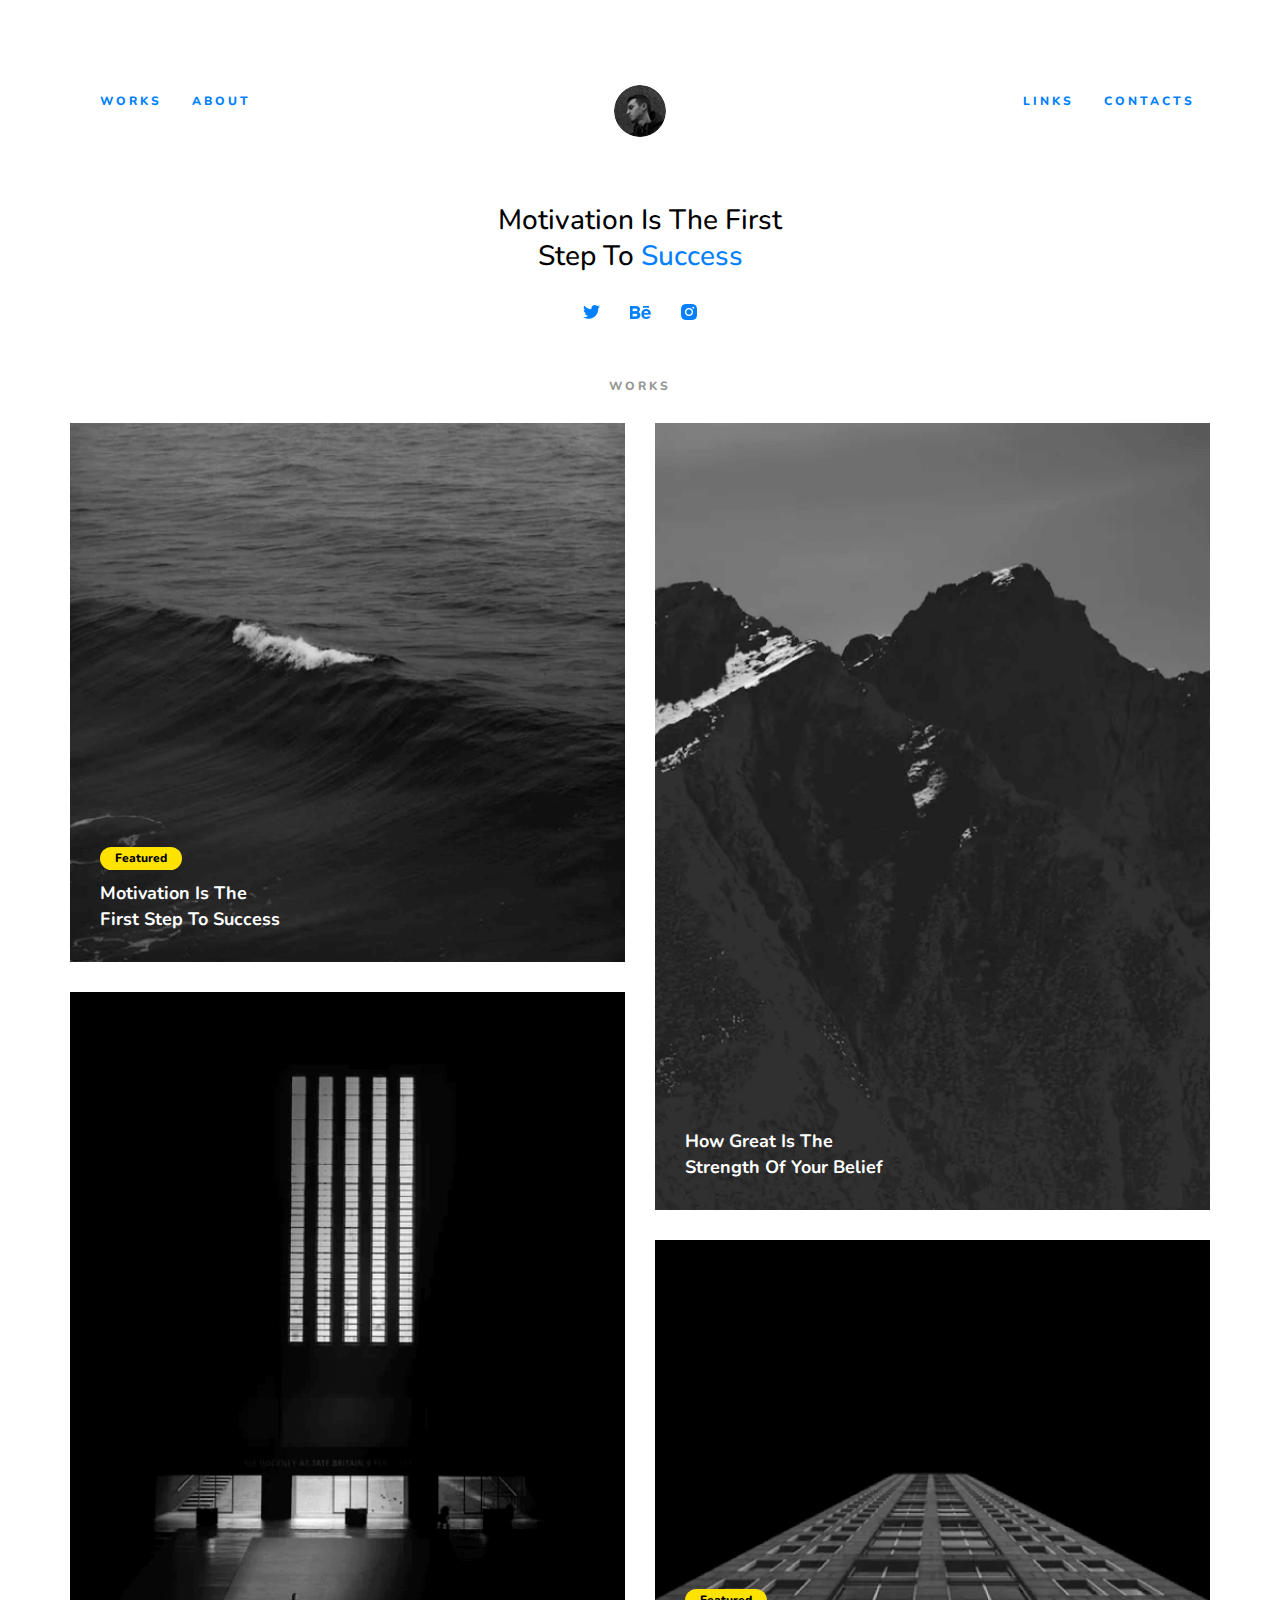
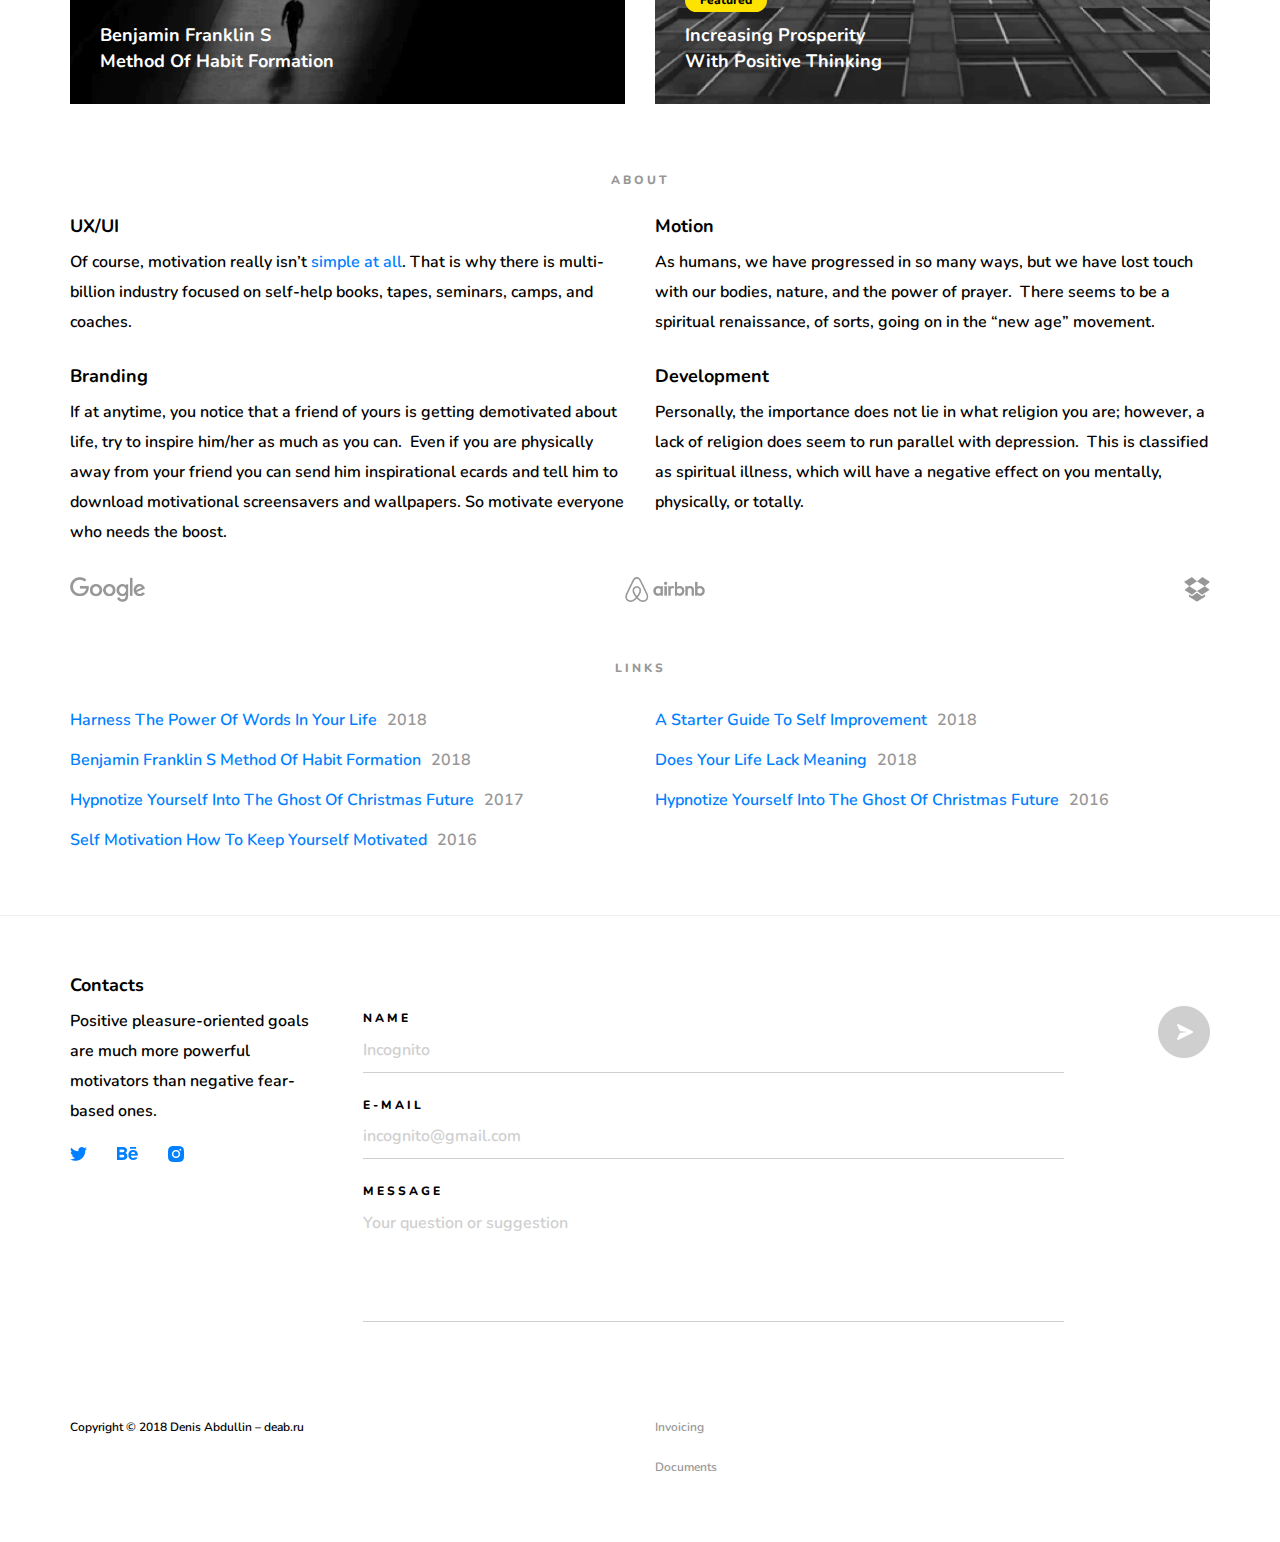
<file: base-project/index.html>
<!DOCTYPE html>
<html lang="en">
<head>
    <meta charset="utf-8">
    <meta http-equiv="X-UA-Compatible" content="IE=edge">
    <meta name="viewport" content="width=device-width, initial-scale=1">

    <title>Denis Abdullin</title>

    <!-- Latest compiled and minified CSS -->
    <link rel="stylesheet" href="css/bootstrap.min.css">
    <link rel="stylesheet" href="css/bootstrap-theme.min.css">

    <!-- jQuery -->
    <script src="js/jquery-3.4.1.min.js"></script>

    <!-- Latest compiled and minified JavaScript -->
    <script src="https://maxcdn.bootstrapcdn.com/bootstrap/3.3.7/js/bootstrap.min.js"></script>

    <link href="https://fonts.googleapis.com/css?family=Nunito:600,700,800" rel="stylesheet">

    <link rel="stylesheet" href="css/style.css">

    <!-- HTML5 shim and Respond.js for IE8 support of HTML5 elements and media queries -->
    <!-- WARNING: Respond.js doesn't work if you view the page via file:// -->
    <!--[if lt IE 9]>
    <script src="https://oss.maxcdn.com/html5shiv/3.7.3/html5shiv.min.js"></script>
    <script src="https://oss.maxcdn.com/respond/1.4.2/respond.min.js"></script>
    <![endif]-->
</head>
<body>

<header class="header">
    <div class="container">

        <nav class="navbar navbar-default">
            <!-- Brand and toggle get grouped for better mobile display -->
            <div class="navbar-header">
                <button type="button" class="navbar-toggle collapsed" data-toggle="collapse" data-target="#main-menu" aria-expanded="false">
                    <span class="sr-only">Toggle navigation</span>
                    <span class="icon-bar"></span>
                    <span class="icon-bar"></span>
                </button>
            </div>

            <!-- Collect the nav links, forms, and other content for toggling -->
            <div class="collapse navbar-collapse" id="main-menu">
                <ul class="nav navbar-nav ">
                    <li><a href="#works">Works</a></li>
                    <li><a href="#about">About</a></li>
                </ul>

                <ul class="nav navbar-nav navbar-right">
                    <li><a href="#links">Links</a></li>
                    <li><a href="#contacts">Contacts</a></li>
                </ul>
            </div><!-- /.navbar-collapse -->
            <!-- /.container-fluid -->
        </nav>


        <div id="top-logo">
            <a href="/" class="header-logo">
                <img src="img/Avatar.png" alt="Denis Abdullin">
            </a>
        </div>
    </div>
</header>

<section id="head" class="hero text-center">
    <div class="container">
        <h1>Motivation Is The First<br>Step To <span>Success</span></h1>
        <ul class="social-list">
            <li><a data-checknum="15" href="https://www.facebook.com/readmirecom/"><img src="img/twitter.png" alt="twitter"></a></li>
            <li><a data-checknum="0" href="https://readmire.com/"><img src="img/behance.png" alt="behance"></a></li>
            <li><a data-checknum="42" href="https://www.instagram.com/readmirecom/"><img src="img/instagram.png" alt="instagram"></a></li>
        </ul>
    </div>
</section>

<section id="works" class="works">
    <div class="container">
        <h2>Works</h2>
        <div class="row">
            <div class="col-xs-12 col-sm-6">
                <figure class="works-item">
                    <img src="img/Photo.png" alt="Motivation Is The First Step To Success">
                    <figcaption class="works-item_text">
                        <span>Featured</span>
                        <h3>
                            <a href="#nolink">Motivation Is The<br>First Step To Success</a>
                        </h3>
                    </figcaption>
                </figure>
                <figure class="works-item">
                    <img src="img/Photo3.png" alt="Benjamin Franklin S Method Of Habit Formation">
                    <figcaption class="works-item_text">
                        <h3>
                            <a href="#nolink">Benjamin Franklin S<br>Method Of Habit Formation</a>
                        </h3>
                    </figcaption>
                </figure>
            </div>
            <div class="col-xs-12 col-sm-6">
                <figure class="works-item">
                    <img src="img/Photo2.png" alt="How Great Is The Strength Of Your Belief">
                    <figcaption class="works-item_text">
                        <h3>
                            <a href="#nolink">How Great Is The<br>Strength Of Your Belief</a>
                        </h3>
                    </figcaption>
                </figure>
                <figure class="works-item">
                    <img src="img/Photo4.png" alt="Increasing Prosperity With Positive Thinking">
                    <figcaption class="works-item_text">
                        <span>Featured</span>
                        <h3>
                            <a href="#nolink">Increasing Prosperity<br>With Positive Thinking</a>
                        </h3>
                    </figcaption>
                </figure>
            </div>
        </div>
    </div>
</section>

<section id="about" class="about">
    <div class="container">
        <h2>About</h2>
        <div class="row">
            <div class="col-xs-12 col-sm-6">
                <div class="about-item">
                    <h4>UX/UI</h4>
                    <p>Of course, motivation really isn’t <a href="#nolink">simple at all</a>.
                        That is why there is multi-billion industry focused on self-help books, tapes, seminars, camps, and coaches.</p>
                </div>
            </div>
            <div class="col-xs-12 col-sm-6">
                <div class="about-item">
                    <h4>Motion</h4>
                    <p>As humans, we have progressed in so many ways, but we have lost touch with our bodies, nature, and the power of prayer.&nbsp;
                        There seems to be a spiritual renaissance, of sorts, going on in the “new age” movement.
                    </p>
                </div>
            </div>
            <div class="col-xs-12 col-sm-6">
                <div class="about-item">
                    <h4>Branding</h4>
                    <p>If at anytime, you notice that a friend of yours is getting demotivated about life, try to inspire him/her as much as you can.&nbsp;
                        Even if you are physically away from your friend you can send him inspirational ecards and tell him to download motivational screensavers and wallpapers.
                        So motivate everyone who needs the boost.
                    </p>
                </div>
            </div>
            <div class="col-xs-12 col-sm-6">
                <div class="about-item">
                    <h4>Development</h4>
                    <p>Personally, the importance does not lie in what religion you are; however, a lack of religion does seem to run parallel with depression.&nbsp;
                        This is classified as spiritual illness, which will have a negative effect on you mentally, physically, or totally.
                    </p>
                </div>
            </div>
        </div>
        <div class="about-brands">
            <ul>
                <li><img src="img/Google.png" alt="google"></li>
                <li><img src="img/Airbnb.png" alt="airbnb"></li>
                <li><img src="img/Dropbox.png" alt="dropbox"></li>
            </ul>
        </div>
    </div>
</section>

<section id="links" class="links">
    <div class="container">
        <h2>Links</h2>
        <div class="row">
            <div class="col-xs-12 col-md-6">
                <p><a href="#nolink">Harness The Power Of Words In Your Life</a><span>2018</span></p>
            </div>
            <div class="col-xs-12 col-md-6">
                <p><a href="#nolink">A Starter Guide To Self Improvement</a><span>2018</span></p>
            </div>
        </div>
        <div class="row">
            <div class="col-xs-12 col-md-6">
                <p><a href="#nolink">Benjamin Franklin S Method Of Habit Formation</a><span>2018</span></p>
            </div>
            <div class="col-xs-12 col-md-6">
                <p><a href="#nolink">Does Your Life Lack Meaning</a><span>2018</span></p>
            </div>
        </div>
        <div class="row">
            <div class="col-xs-12 col-md-6">
                <p><a href="#nolink">Hypnotize Yourself Into The Ghost Of Christmas Future</a><span>2017</span></p>
            </div>
            <div class="col-xs-12 col-md-6">
                <p><a href="#nolink">Hypnotize Yourself Into The Ghost Of Christmas Future</a><span>2016</span></p>
            </div>
        </div>
        <div class="row">
            <div class="col-xs-12 col-md-6">
                <p><a href="#nolink">Self Motivation How To Keep Yourself Motivated</a><span>2016</span></p>
            </div>
        </div>
    </div>
</section>

<footer id="contacts" class="contacts">
    <div class="container">
        <div class="contacts-top">
            <div class="row">
                <div class="col-xs-12">
                    <h4>Contacts</h4>
                </div>
            </div>
            <div class="row">
                <div class="col-xs-12 col-sm-4 col-md-3">
                    <p>Positive pleasure-oriented goals are much more powerful motivators than negative fear-based ones.</p>
                    <ul class="social-list">
                        <li><a href="#nolink"><img src="img/twitter.png" alt="twitter"></a></li>
                        <li><a href="#nolink"><img src="img/behance.png" alt="behance"></a></li>
                        <li><a href="#nolink"><img src="img/instagram.png" alt="instagram"></a></li>
                    </ul>
                </div>
                <div class="col-xs-12 col-sm-8 col-md-9">
                    <form class="contacts-form" method="post">
                        <div class="row">
                            <div class="col-xs-12 col-sm-10">
                                <label>
                                    <span>Name</span>
                                    <input type="text" name="name" placeholder="Incognito" required>
                                </label>
                                <label>
                                    <span>E-Mail</span>
                                    <input type="email" name="email" placeholder="incognito@gmail.com" required>
                                </label>
                                <label>
                                    <span>Message</span>
                                    <textarea name="text" placeholder="Your question or suggestion"></textarea>
                                </label>
                            </div>
                            <div class="col-xs-12 col-sm-2 text-right">
                                <button type="submit">
                                    <img src="img/Button.png" alt="submit">
                                </button>
                            </div>
                        </div>
                    </form>
                </div>
            </div>
        </div>

        <div class="contacts-bottom">
            <div class="row">
                <div class="col-xs-12 col-sm-6">
                    <p>Copyright &copy; 2018 Denis Abdullin – deab.ru</p>
                </div>
                <div class="col-xs-12 col-sm-6">
                    <div class="contacts-link">
                        <p><a href="#nolink">Invoicing</a></p>
                        <p><a href="#nolink">Documents</a></p>
                    </div>
                </div>
            </div>
        </div>
    </div>
</footer>

</body>
</html>
</file>
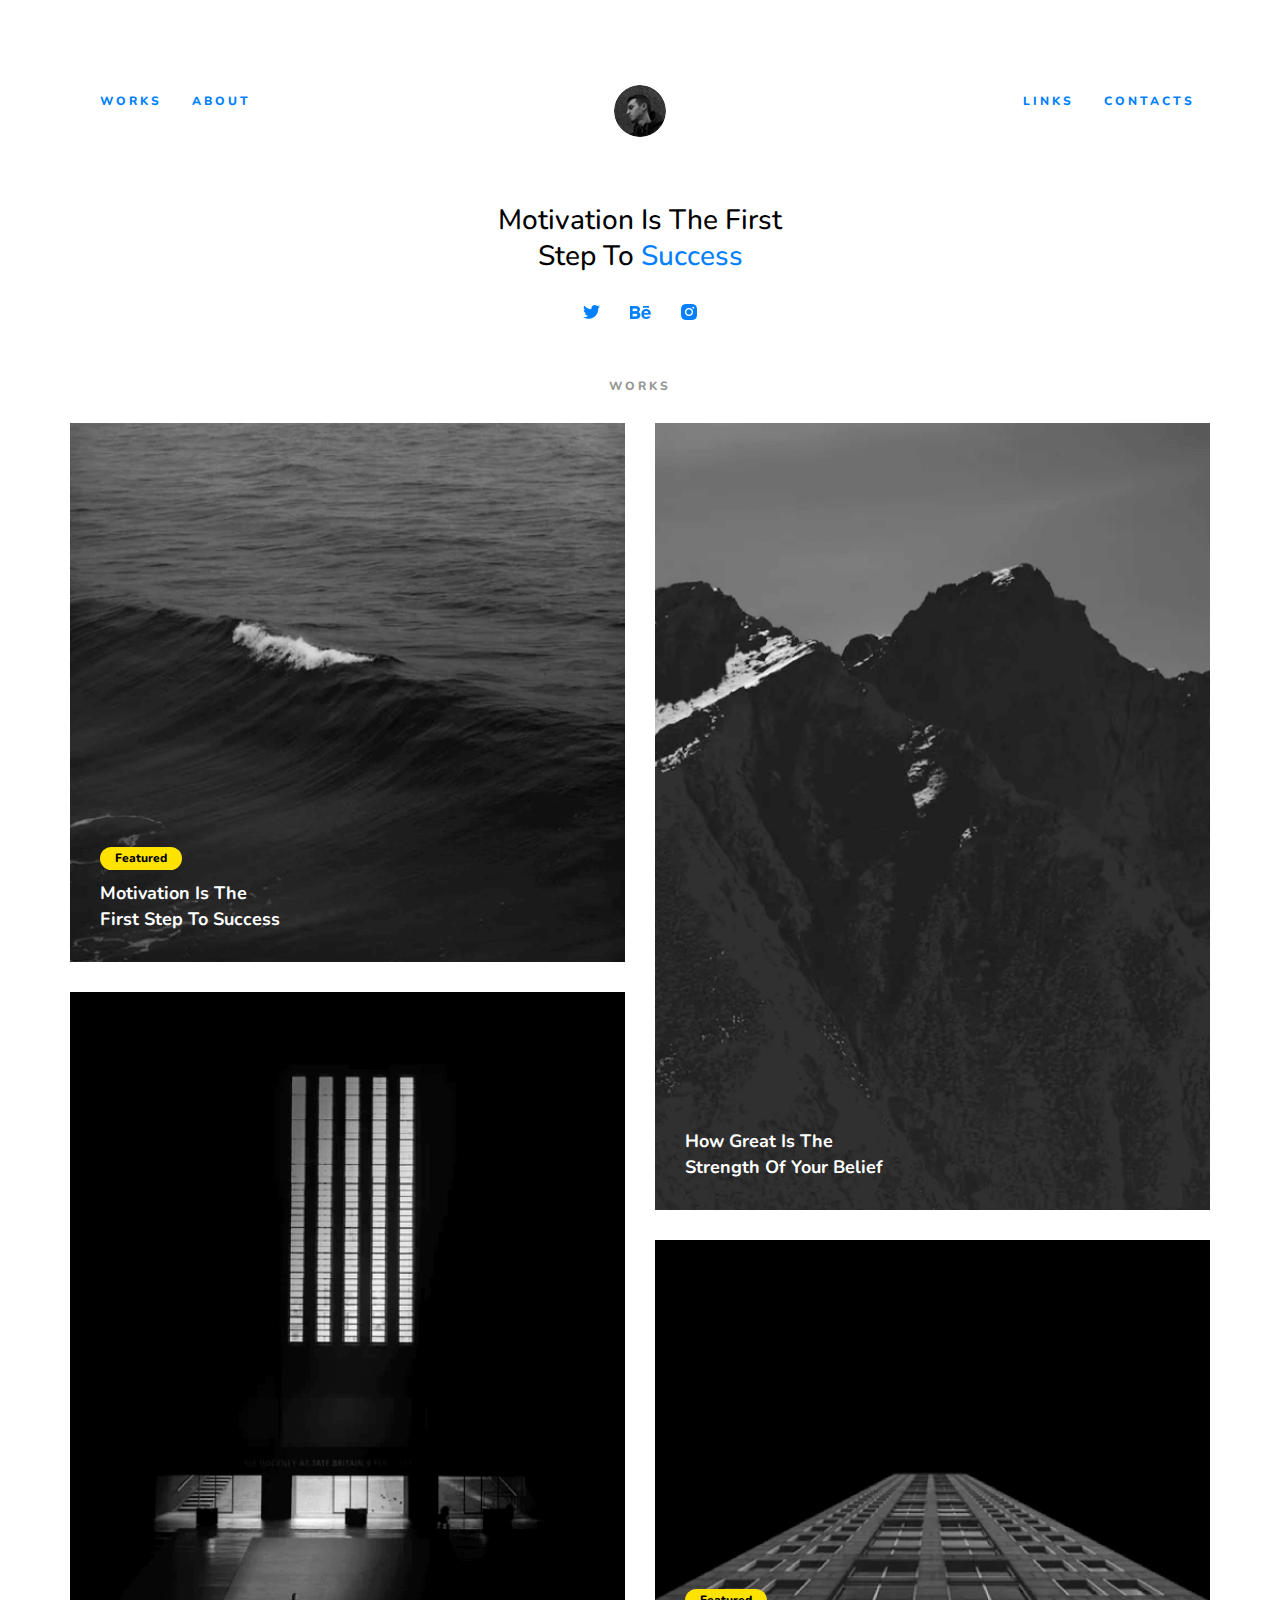
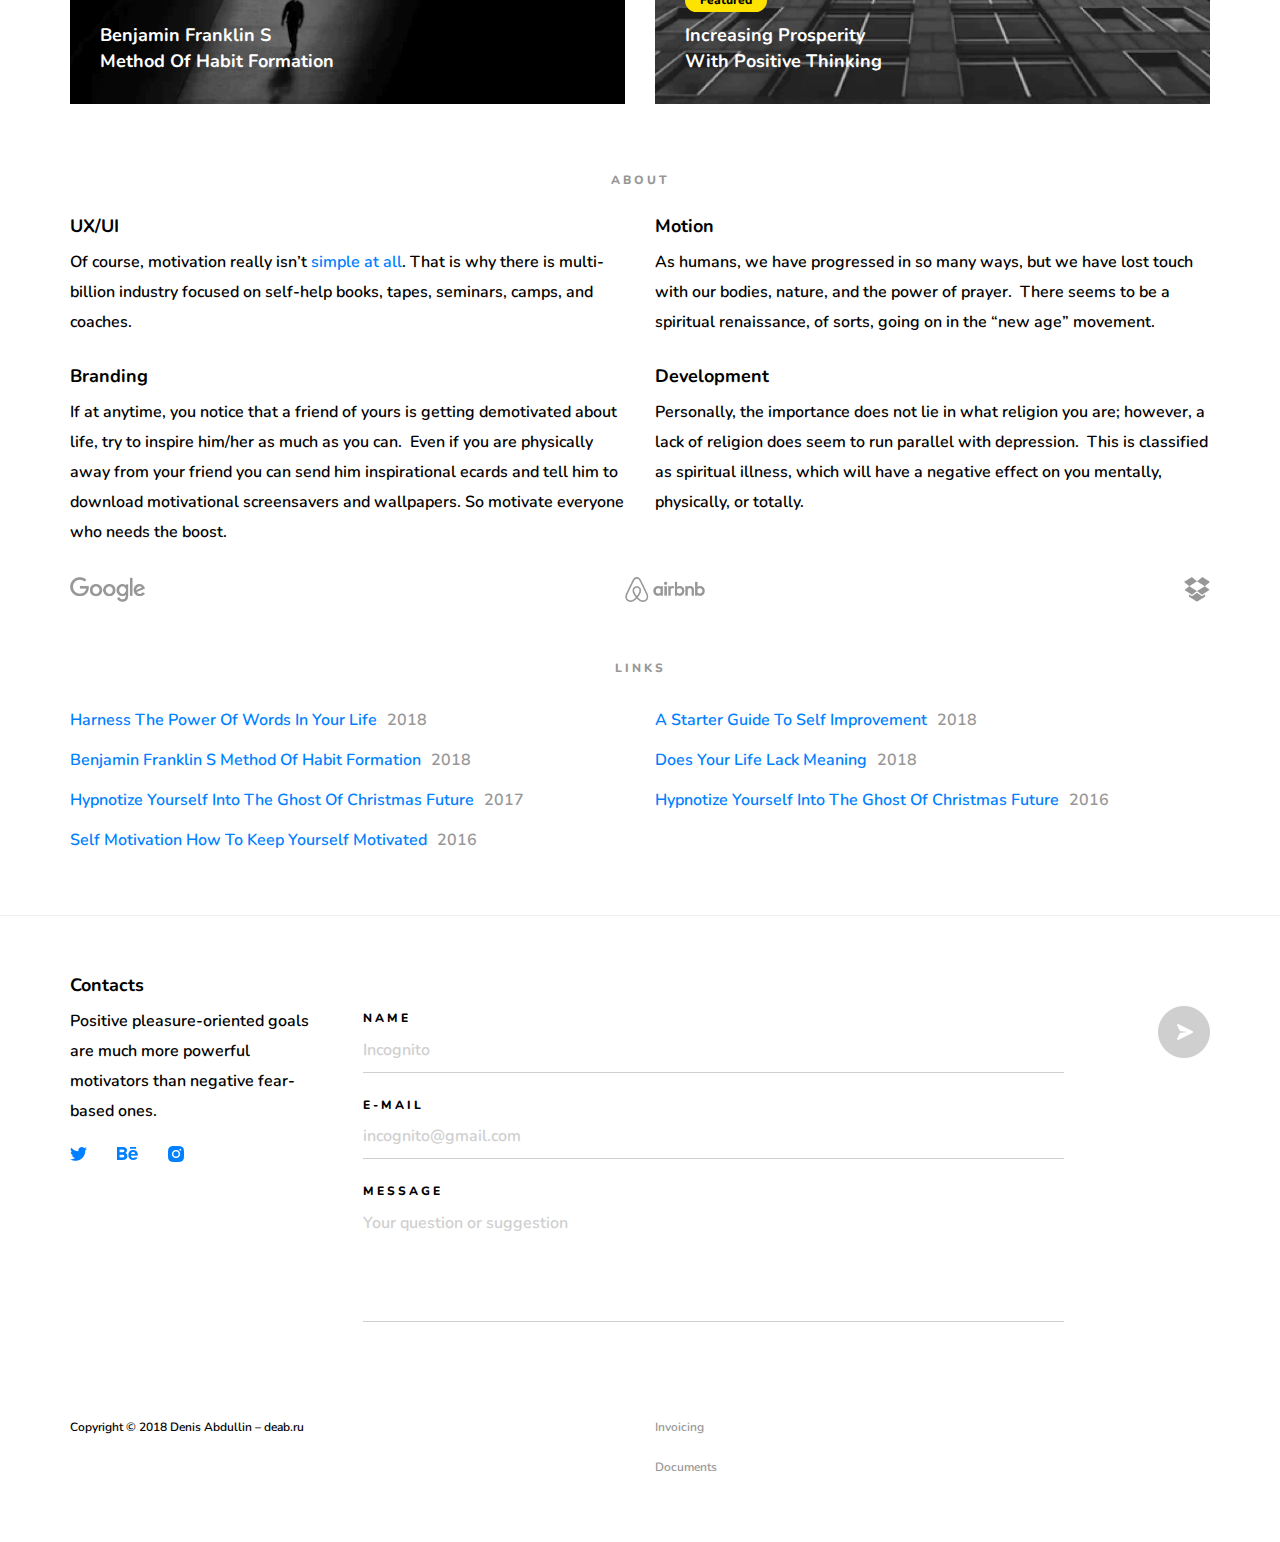
<file: dimarogkov/index.html>
<!DOCTYPE html>
<html lang="en">
<head>
    <meta charset="utf-8">
    <meta http-equiv="X-UA-Compatible" content="IE=edge">
    <meta name="viewport" content="width=device-width, initial-scale=1">

    <title>Denis Abdullin</title>

    <!-- Latest compiled and minified CSS -->
    <link rel="stylesheet" href="css/bootstrap.min.css">
    <link rel="stylesheet" href="css/bootstrap-theme.min.css">

    <!-- jQuery -->
    <script src="js/jquery-3.4.1.min.js"></script>

    <!-- Latest compiled and minified JavaScript -->
    <script src="https://maxcdn.bootstrapcdn.com/bootstrap/3.3.7/js/bootstrap.min.js"></script>

    <link href="https://fonts.googleapis.com/css?family=Nunito:600,700,800" rel="stylesheet">

    <link rel="stylesheet" href="css/style.css">

    <!-- HTML5 shim and Respond.js for IE8 support of HTML5 elements and media queries -->
    <!-- WARNING: Respond.js doesn't work if you view the page via file:// -->
    <!--[if lt IE 9]>
    <script src="https://oss.maxcdn.com/html5shiv/3.7.3/html5shiv.min.js"></script>
    <script src="https://oss.maxcdn.com/respond/1.4.2/respond.min.js"></script>
    <![endif]-->
</head>
<body>

<header class="header">
    <div class="container">

        <nav class="navbar navbar-default">
            <!-- Brand and toggle get grouped for better mobile display -->
            <div class="navbar-header">
                <button type="button" class="navbar-toggle collapsed" data-toggle="collapse" data-target="#main-menu" aria-expanded="false">
                    <span class="sr-only">Toggle navigation</span>
                    <span class="icon-bar"></span>
                    <span class="icon-bar"></span>
                </button>
            </div>

            <!-- Collect the nav links, forms, and other content for toggling -->
            <div class="collapse navbar-collapse" id="main-menu">
                <ul class="nav navbar-nav ">
                    <li><a href="#works">Works</a></li>
                    <li><a href="#about">About</a></li>
                </ul>

                <ul class="nav navbar-nav navbar-right">
                    <li><a href="#links">Links</a></li>
                    <li><a href="#contacts">Contacts</a></li>
                </ul>
            </div><!-- /.navbar-collapse -->
            <!-- /.container-fluid -->
        </nav>


        <div id="top-logo">
            <a href="/" class="header-logo">
                <img src="img/Avatar.png" alt="Denis Abdullin">
            </a>
        </div>
    </div>
</header>

<section id="head" class="hero text-center">
    <div class="container">
        <h1>Motivation Is The First<br>Step To <span>Success</span></h1>
        <ul class="social-list">
            <li><a data-checknum="15" href="https://www.facebook.com/readmirecom/"><img src="img/twitter.png" alt="twitter"></a></li>
            <li><a data-checknum="0" href="https://readmire.com/"><img src="img/behance.png" alt="behance"></a></li>
            <li><a data-checknum="42" href="https://www.instagram.com/readmirecom/"><img src="img/instagram.png" alt="instagram"></a></li>
        </ul>
    </div>
</section>

<section id="works" class="works">
    <div class="container">
        <h2>Works</h2>
        <div class="row">
            <div class="col-xs-12 col-sm-6">
                <figure class="works-item">
                    <img src="img/Photo.png" alt="Motivation Is The First Step To Success">
                    <figcaption class="works-item_text">
                        <span>Featured</span>
                        <h3>
                            <a href="#nolink">Motivation Is The<br>First Step To Success</a>
                        </h3>
                    </figcaption>
                </figure>
                <figure class="works-item">
                    <img src="img/Photo3.png" alt="Benjamin Franklin S Method Of Habit Formation">
                    <figcaption class="works-item_text">
                        <h3>
                            <a href="#nolink">Benjamin Franklin S<br>Method Of Habit Formation</a>
                        </h3>
                    </figcaption>
                </figure>
            </div>
            <div class="col-xs-12 col-sm-6">
                <figure class="works-item">
                    <img src="img/Photo2.png" alt="How Great Is The Strength Of Your Belief">
                    <figcaption class="works-item_text">
                        <h3>
                            <a href="#nolink">How Great Is The<br>Strength Of Your Belief</a>
                        </h3>
                    </figcaption>
                </figure>
                <figure class="works-item">
                    <img src="img/Photo4.png" alt="Increasing Prosperity With Positive Thinking">
                    <figcaption class="works-item_text">
                        <span>Featured</span>
                        <h3>
                            <a href="#nolink">Increasing Prosperity<br>With Positive Thinking</a>
                        </h3>
                    </figcaption>
                </figure>
            </div>
        </div>
    </div>
</section>

<section id="about" class="about">
    <div class="container">
        <h2>About</h2>
        <div class="row">
            <div class="col-xs-12 col-sm-6">
                <div class="about-item">
                    <h4>UX/UI</h4>
                    <p>Of course, motivation really isn’t <a href="#nolink">simple at all</a>.
                        That is why there is multi-billion industry focused on self-help books, tapes, seminars, camps, and coaches.</p>
                </div>
            </div>
            <div class="col-xs-12 col-sm-6">
                <div class="about-item">
                    <h4>Motion</h4>
                    <p>As humans, we have progressed in so many ways, but we have lost touch with our bodies, nature, and the power of prayer.&nbsp;
                        There seems to be a spiritual renaissance, of sorts, going on in the “new age” movement.
                    </p>
                </div>
            </div>
            <div class="col-xs-12 col-sm-6">
                <div class="about-item">
                    <h4>Branding</h4>
                    <p>If at anytime, you notice that a friend of yours is getting demotivated about life, try to inspire him/her as much as you can.&nbsp;
                        Even if you are physically away from your friend you can send him inspirational ecards and tell him to download motivational screensavers and wallpapers.
                        So motivate everyone who needs the boost.
                    </p>
                </div>
            </div>
            <div class="col-xs-12 col-sm-6">
                <div class="about-item">
                    <h4>Development</h4>
                    <p>Personally, the importance does not lie in what religion you are; however, a lack of religion does seem to run parallel with depression.&nbsp;
                        This is classified as spiritual illness, which will have a negative effect on you mentally, physically, or totally.
                    </p>
                </div>
            </div>
        </div>
        <div class="about-brands">
            <ul>
                <li><img src="img/Google.png" alt="google"></li>
                <li><img src="img/Airbnb.png" alt="airbnb"></li>
                <li><img src="img/Dropbox.png" alt="dropbox"></li>
            </ul>
        </div>
    </div>
</section>

<section id="links" class="links">
    <div class="container">
        <h2>Links</h2>
        <div class="row">
            <div class="col-xs-12 col-md-6">
                <p><a href="#nolink">Harness The Power Of Words In Your Life</a><span>2018</span></p>
            </div>
            <div class="col-xs-12 col-md-6">
                <p><a href="#nolink">A Starter Guide To Self Improvement</a><span>2018</span></p>
            </div>
        </div>
        <div class="row">
            <div class="col-xs-12 col-md-6">
                <p><a href="#nolink">Benjamin Franklin S Method Of Habit Formation</a><span>2018</span></p>
            </div>
            <div class="col-xs-12 col-md-6">
                <p><a href="#nolink">Does Your Life Lack Meaning</a><span>2018</span></p>
            </div>
        </div>
        <div class="row">
            <div class="col-xs-12 col-md-6">
                <p><a href="#nolink">Hypnotize Yourself Into The Ghost Of Christmas Future</a><span>2017</span></p>
            </div>
            <div class="col-xs-12 col-md-6">
                <p><a href="#nolink">Hypnotize Yourself Into The Ghost Of Christmas Future</a><span>2016</span></p>
            </div>
        </div>
        <div class="row">
            <div class="col-xs-12 col-md-6">
                <p><a href="#nolink">Self Motivation How To Keep Yourself Motivated</a><span>2016</span></p>
            </div>
        </div>
    </div>
</section>

<footer id="contacts" class="contacts">
    <div class="container">
        <div class="contacts-top">
            <div class="row">
                <div class="col-xs-12">
                    <h4>Contacts</h4>
                </div>
            </div>
            <div class="row">
                <div class="col-xs-12 col-sm-4 col-md-3">
                    <p>Positive pleasure-oriented goals are much more powerful motivators than negative fear-based ones.</p>
                    <ul class="social-list">
                        <li><a href="#nolink"><img src="img/twitter.png" alt="twitter"></a></li>
                        <li><a href="#nolink"><img src="img/behance.png" alt="behance"></a></li>
                        <li><a href="#nolink"><img src="img/instagram.png" alt="instagram"></a></li>
                    </ul>
                </div>
                <div class="col-xs-12 col-sm-8 col-md-9">
                    <form class="contacts-form" method="post">
                        <div class="row">
                            <div class="col-xs-12 col-sm-10">
                                <label>
                                    <span>Name</span>
                                    <input type="text" name="name" placeholder="Incognito" required>
                                </label>
                                <label>
                                    <span>E-Mail</span>
                                    <input type="email" name="email" placeholder="incognito@gmail.com" required>
                                </label>
                                <label>
                                    <span>Message</span>
                                    <textarea name="text" placeholder="Your question or suggestion"></textarea>
                                </label>
                            </div>
                            <div class="col-xs-12 col-sm-2 text-right">
                                <button type="submit">
                                    <img src="img/Button.png" alt="submit">
                                </button>
                            </div>
                        </div>
                    </form>
                </div>
            </div>
        </div>

        <div class="contacts-bottom">
            <div class="row">
                <div class="col-xs-12 col-sm-6">
                    <p>Copyright &copy; 2018 Denis Abdullin – deab.ru</p>
                </div>
                <div class="col-xs-12 col-sm-6">
                    <div class="contacts-link">
                        <p><a href="#nolink">Invoicing</a></p>
                        <p><a href="#nolink">Documents</a></p>
                    </div>
                </div>
            </div>
        </div>
    </div>
</footer>
<script src="js/main.js"></script>

</body>
</html>
</file>
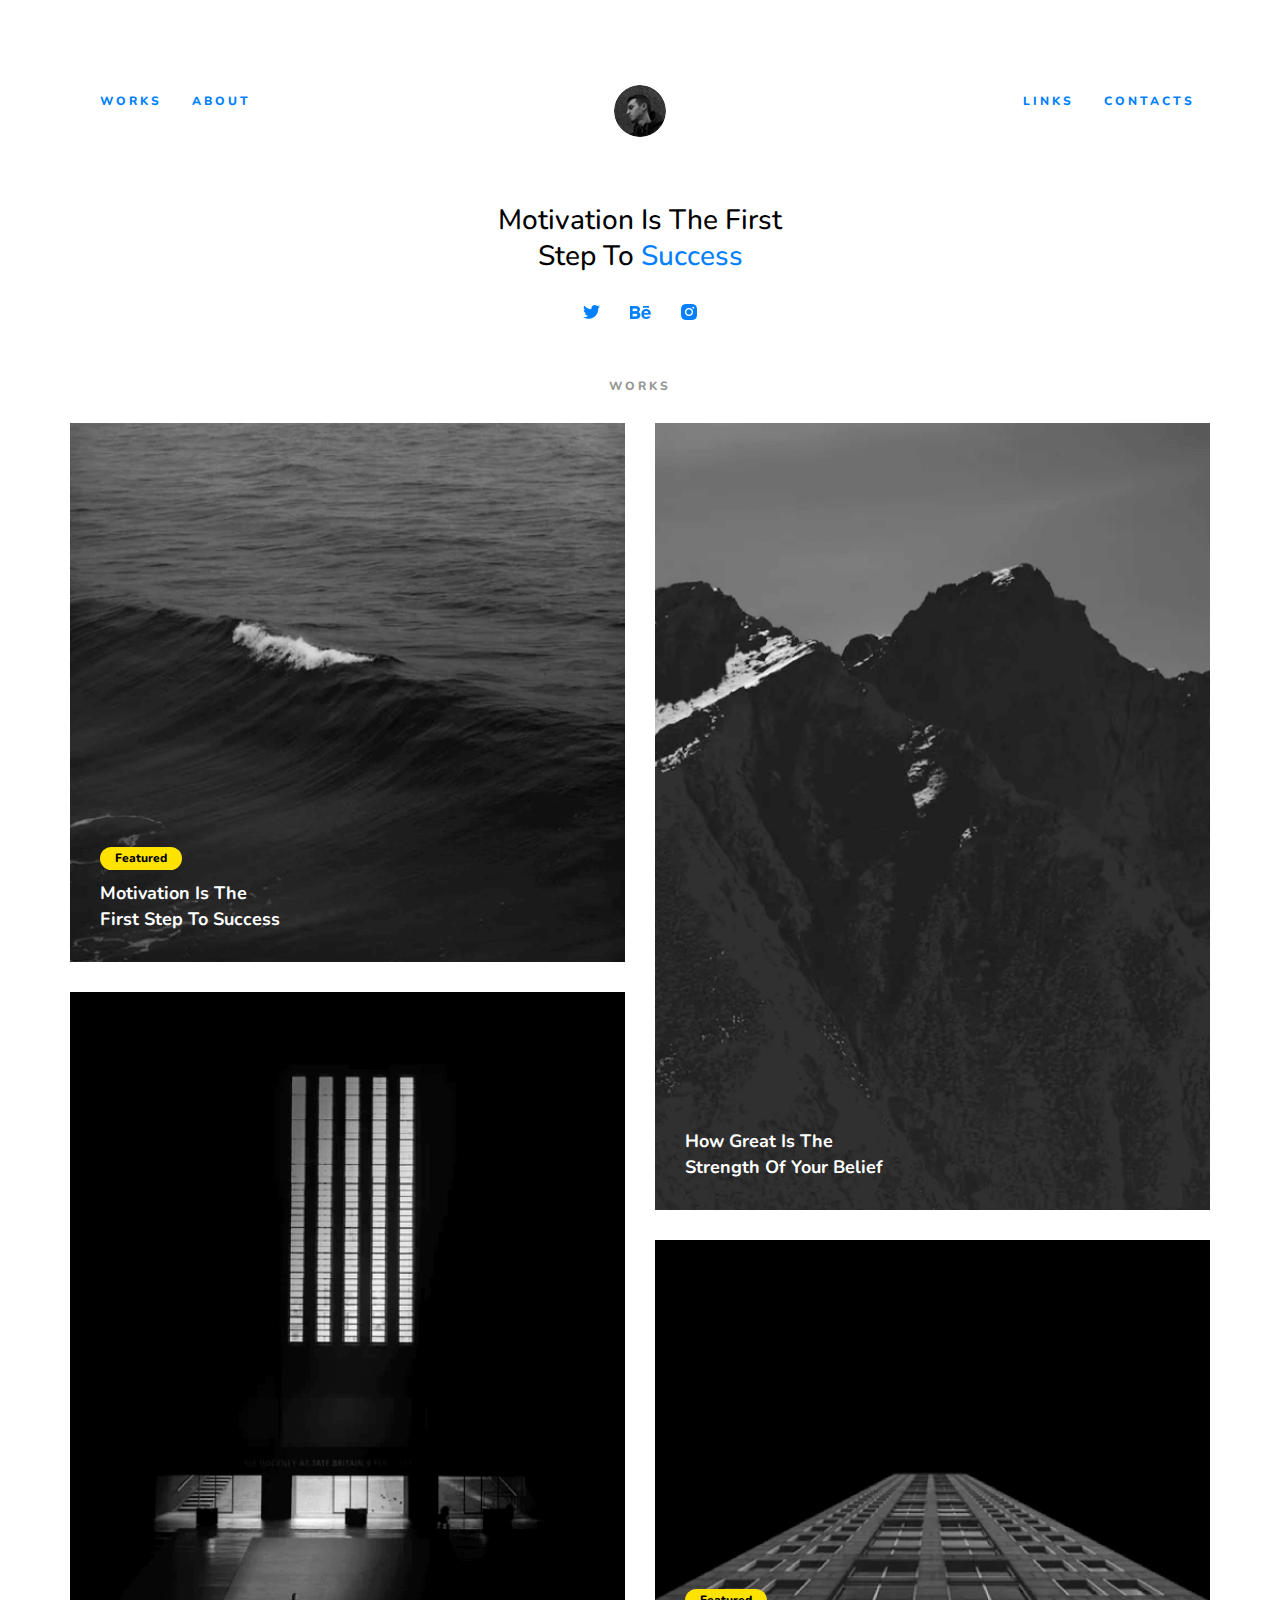
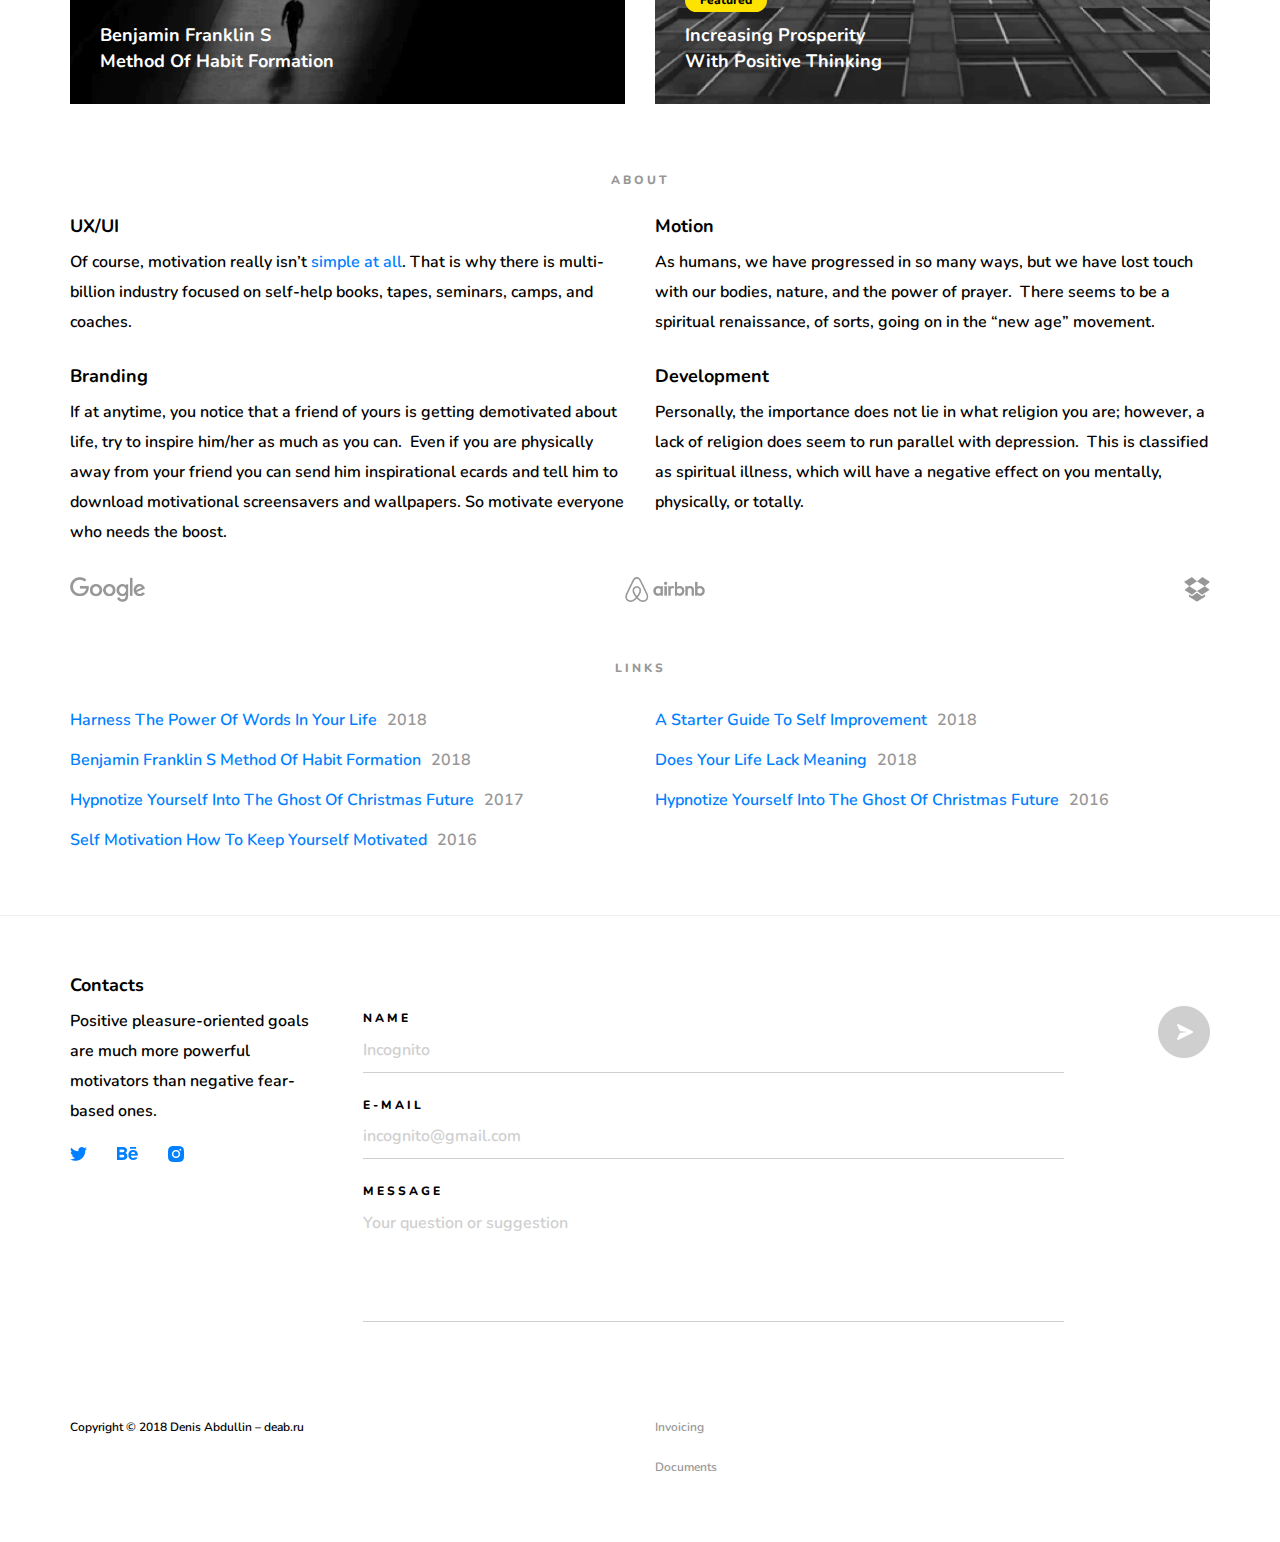
<file: kateruna-holondii/index.html>
<!DOCTYPE html>
<html lang="en">
    <head>
        <meta charset="utf-8">
        <meta http-equiv="X-UA-Compatible" content="IE=edge">
        <meta name="viewport" content="width=device-width, initial-scale=1">

        <title>Denis Abdullin</title>

        <!-- Latest compiled and minified CSS -->
        <link rel="stylesheet" href="css/bootstrap.min.css">
        <link rel="stylesheet" href="css/bootstrap-theme.min.css">

        <!-- jQuery -->
        <script src="js/jquery-3.4.1.min.js"></script>

        <!-- Latest compiled and minified JavaScript -->
        <script src="https://maxcdn.bootstrapcdn.com/bootstrap/3.3.7/js/bootstrap.min.js"></script>

        <link href="https://fonts.googleapis.com/css?family=Nunito:600,700,800" rel="stylesheet">

        <link rel="stylesheet" href="css/style.css">

        <!-- HTML5 shim and Respond.js for IE8 support of HTML5 elements and media queries -->
        <!-- WARNING: Respond.js doesn't work if you view the page via file:// -->
        <!--[if lt IE 9]>
        <script src="https://oss.maxcdn.com/html5shiv/3.7.3/html5shiv.min.js"></script>
        <script src="https://oss.maxcdn.com/respond/1.4.2/respond.min.js"></script>
        <![endif]-->
    </head>
    <body>

        <header class="header">
            <div class="container">

                <nav class="navbar navbar-default">
                    <!-- Brand and toggle get grouped for better mobile display -->
                    <div class="navbar-header">
                        <button type="button" class="navbar-toggle collapsed" data-toggle="collapse" data-target="#main-menu" aria-expanded="false">
                            <span class="sr-only">Toggle navigation</span>
                            <span class="icon-bar"></span>
                            <span class="icon-bar"></span>
                        </button>
                    </div>

                    <!-- Collect the nav links, forms, and other content for toggling -->
                    <div class="collapse navbar-collapse" id="main-menu">
                        <ul class="nav navbar-nav ">
                            <li><a href="#works">Works</a></li>
                            <li><a href="#about">About</a></li>
                        </ul>

                        <ul class="nav navbar-nav navbar-right">
                            <li><a href="#links">Links</a></li>
                            <li><a href="#contacts">Contacts</a></li>
                        </ul>
                    </div><!-- /.navbar-collapse -->
                    <!-- /.container-fluid -->
                </nav>


                <div id="top-logo">
                    <a href="/" class="header-logo">
                        <img src="img/Avatar.png" alt="Denis Abdullin">
                    </a>
                </div>
            </div>
        </header>

        <section id="head" class="hero text-center">
            <div class="container">
                <h1>Motivation Is The First<br>Step To <span>Success</span></h1>
                <ul class="social-list">
                    <li><a data-checknum="15" href="https://www.facebook.com/readmirecom/"><img src="img/twitter.png" alt="twitter"></a></li>
                    <li><a data-checknum="0" href="https://readmire.com/"><img src="img/behance.png" alt="behance"></a></li>
                    <li><a data-checknum="42" href="https://www.instagram.com/readmirecom/"><img src="img/instagram.png" alt="instagram"></a></li>
                </ul>
            </div>
        </section>

        <section id="works" class="works">
            <div class="container">
                <h2>Works</h2>
                <div class="row">
                    <div class="col-xs-12 col-sm-6">
                        <figure class="works-item">
                            <img src="img/Photo.png" alt="Motivation Is The First Step To Success">
                            <figcaption class="works-item_text">
                                <span>Featured</span>
                                <h3>
                                    <a href="#nolink">Motivation Is The<br>First Step To Success</a>
                                </h3>
                            </figcaption>
                        </figure>
                        <figure class="works-item">
                            <img src="img/Photo3.png" alt="Benjamin Franklin S Method Of Habit Formation">
                            <figcaption class="works-item_text">
                                <h3>
                                    <a href="#nolink">Benjamin Franklin S<br>Method Of Habit Formation</a>
                                </h3>
                            </figcaption>
                        </figure>
                    </div>
                    <div class="col-xs-12 col-sm-6">
                        <figure class="works-item">
                            <img src="img/Photo2.png" alt="How Great Is The Strength Of Your Belief">
                            <figcaption class="works-item_text">
                                <h3>
                                    <a href="#nolink">How Great Is The<br>Strength Of Your Belief</a>
                                </h3>
                            </figcaption>
                        </figure>
                        <figure class="works-item">
                            <img src="img/Photo4.png" alt="Increasing Prosperity With Positive Thinking">
                            <figcaption class="works-item_text">
                                <span>Featured</span>
                                <h3>
                                    <a href="#nolink">Increasing Prosperity<br>With Positive Thinking</a>
                                </h3>
                            </figcaption>
                        </figure>
                    </div>
                </div>
            </div>
        </section>

        <section id="about" class="about">
            <div class="container">
                <h2>About</h2>
                <div class="row">
                    <div class="col-xs-12 col-sm-6">
                        <div class="about-item">
                            <h4>UX/UI</h4>
                            <p>Of course, motivation really isn’t <a href="#nolink">simple at all</a>.
                                That is why there is multi-billion industry focused on self-help books, tapes, seminars, camps, and coaches.</p>
                        </div>
                    </div>
                    <div class="col-xs-12 col-sm-6">
                        <div class="about-item">
                            <h4>Motion</h4>
                            <p>As humans, we have progressed in so many ways, but we have lost touch with our bodies, nature, and the power of prayer.&nbsp;
                                There seems to be a spiritual renaissance, of sorts, going on in the “new age” movement.
                            </p>
                        </div>
                    </div>
                    <div class="col-xs-12 col-sm-6">
                        <div class="about-item">
                            <h4>Branding</h4>
                            <p>If at anytime, you notice that a friend of yours is getting demotivated about life, try to inspire him/her as much as you can.&nbsp;
                                Even if you are physically away from your friend you can send him inspirational ecards and tell him to download motivational screensavers and wallpapers.
                                So motivate everyone who needs the boost.
                            </p>
                        </div>
                    </div>
                    <div class="col-xs-12 col-sm-6">
                        <div class="about-item">
                            <h4>Development</h4>
                            <p>Personally, the importance does not lie in what religion you are; however, a lack of religion does seem to run parallel with depression.&nbsp;
                                This is classified as spiritual illness, which will have a negative effect on you mentally, physically, or totally.
                            </p>
                        </div>
                    </div>
                </div>
                <div class="about-brands">
                    <ul>
                        <li><img src="img/Google.png" alt="google"></li>
                        <li><img src="img/Airbnb.png" alt="airbnb"></li>
                        <li><img src="img/Dropbox.png" alt="dropbox"></li>
                    </ul>
                </div>
            </div>
        </section>

        <section id="links" class="links">
            <div class="container">
                <h2>Links</h2>
                <div class="row">
                    <div class="col-xs-12 col-md-6">
                        <p><a href="#nolink">Harness The Power Of Words In Your Life</a><span>2018</span></p>
                    </div>
                    <div class="col-xs-12 col-md-6">
                        <p><a href="#nolink">A Starter Guide To Self Improvement</a><span>2018</span></p>
                    </div>
                </div>
                <div class="row">
                    <div class="col-xs-12 col-md-6">
                        <p><a href="#nolink">Benjamin Franklin S Method Of Habit Formation</a><span>2018</span></p>
                    </div>
                    <div class="col-xs-12 col-md-6">
                        <p><a href="#nolink">Does Your Life Lack Meaning</a><span>2018</span></p>
                    </div>
                </div>
                <div class="row">
                    <div class="col-xs-12 col-md-6">
                        <p><a href="#nolink">Hypnotize Yourself Into The Ghost Of Christmas Future</a><span>2017</span></p>
                    </div>
                    <div class="col-xs-12 col-md-6">
                        <p><a href="#nolink">Hypnotize Yourself Into The Ghost Of Christmas Future</a><span>2016</span></p>
                    </div>
                </div>
                <div class="row">
                    <div class="col-xs-12 col-md-6">
                        <p><a href="#nolink">Self Motivation How To Keep Yourself Motivated</a><span>2016</span></p>
                    </div>
                </div>
            </div>
        </section>

        <footer id="contacts" class="contacts">
            <div class="container">
                <div class="contacts-top">
                    <div class="row">
                        <div class="col-xs-12">
                            <h4>Contacts</h4>
                        </div>
                    </div>
                    <div class="row">
                        <div class="col-xs-12 col-sm-4 col-md-3">
                            <p>Positive pleasure-oriented goals are much more powerful motivators than negative fear-based ones.</p>
                            <ul class="social-list">
                                <li><a href="#nolink"><img src="img/twitter.png" alt="twitter"></a></li>
                                <li><a href="#nolink"><img src="img/behance.png" alt="behance"></a></li>
                                <li><a href="#nolink"><img src="img/instagram.png" alt="instagram"></a></li>
                            </ul>
                        </div>
                        <div class="col-xs-12 col-sm-8 col-md-9">
                            <form class="contacts-form" method="post">
                                <div class="row">
                                    <div class="col-xs-12 col-sm-10">
                                        <label>
                                            <span>Name</span>
                                            <input type="text" name="name" placeholder="Incognito" required>
                                        </label>
                                        <label>
                                            <span>E-Mail</span>
                                            <input type="email" name="email" placeholder="incognito@gmail.com" required>
                                        </label>
                                        <label>
                                            <span>Message</span>
                                            <textarea name="text" placeholder="Your question or suggestion"></textarea>
                                        </label>
                                    </div>
                                    <div class="col-xs-12 col-sm-2 text-right">
                                        <button type="submit">
                                            <img src="img/Button.png" alt="submit">
                                        </button>
                                    </div>
                                </div>
                            </form>
                        </div>
                    </div>
                </div>

                <div class="contacts-bottom">
                    <div class="row">
                        <div class="col-xs-12 col-sm-6">
                            <p>Copyright &copy; 2018 Denis Abdullin – deab.ru</p>
                        </div>
                        <div class="col-xs-12 col-sm-6">
                            <div class="contacts-link">
                                <p><a href="#nolink">Invoicing</a></p>
                                <p><a href="#nolink">Documents</a></p>
                            </div>
                        </div>
                    </div>
                </div>
            </div>
        </footer>
        <script src="js/main.js"></script>
    </body>
</html>
</file>
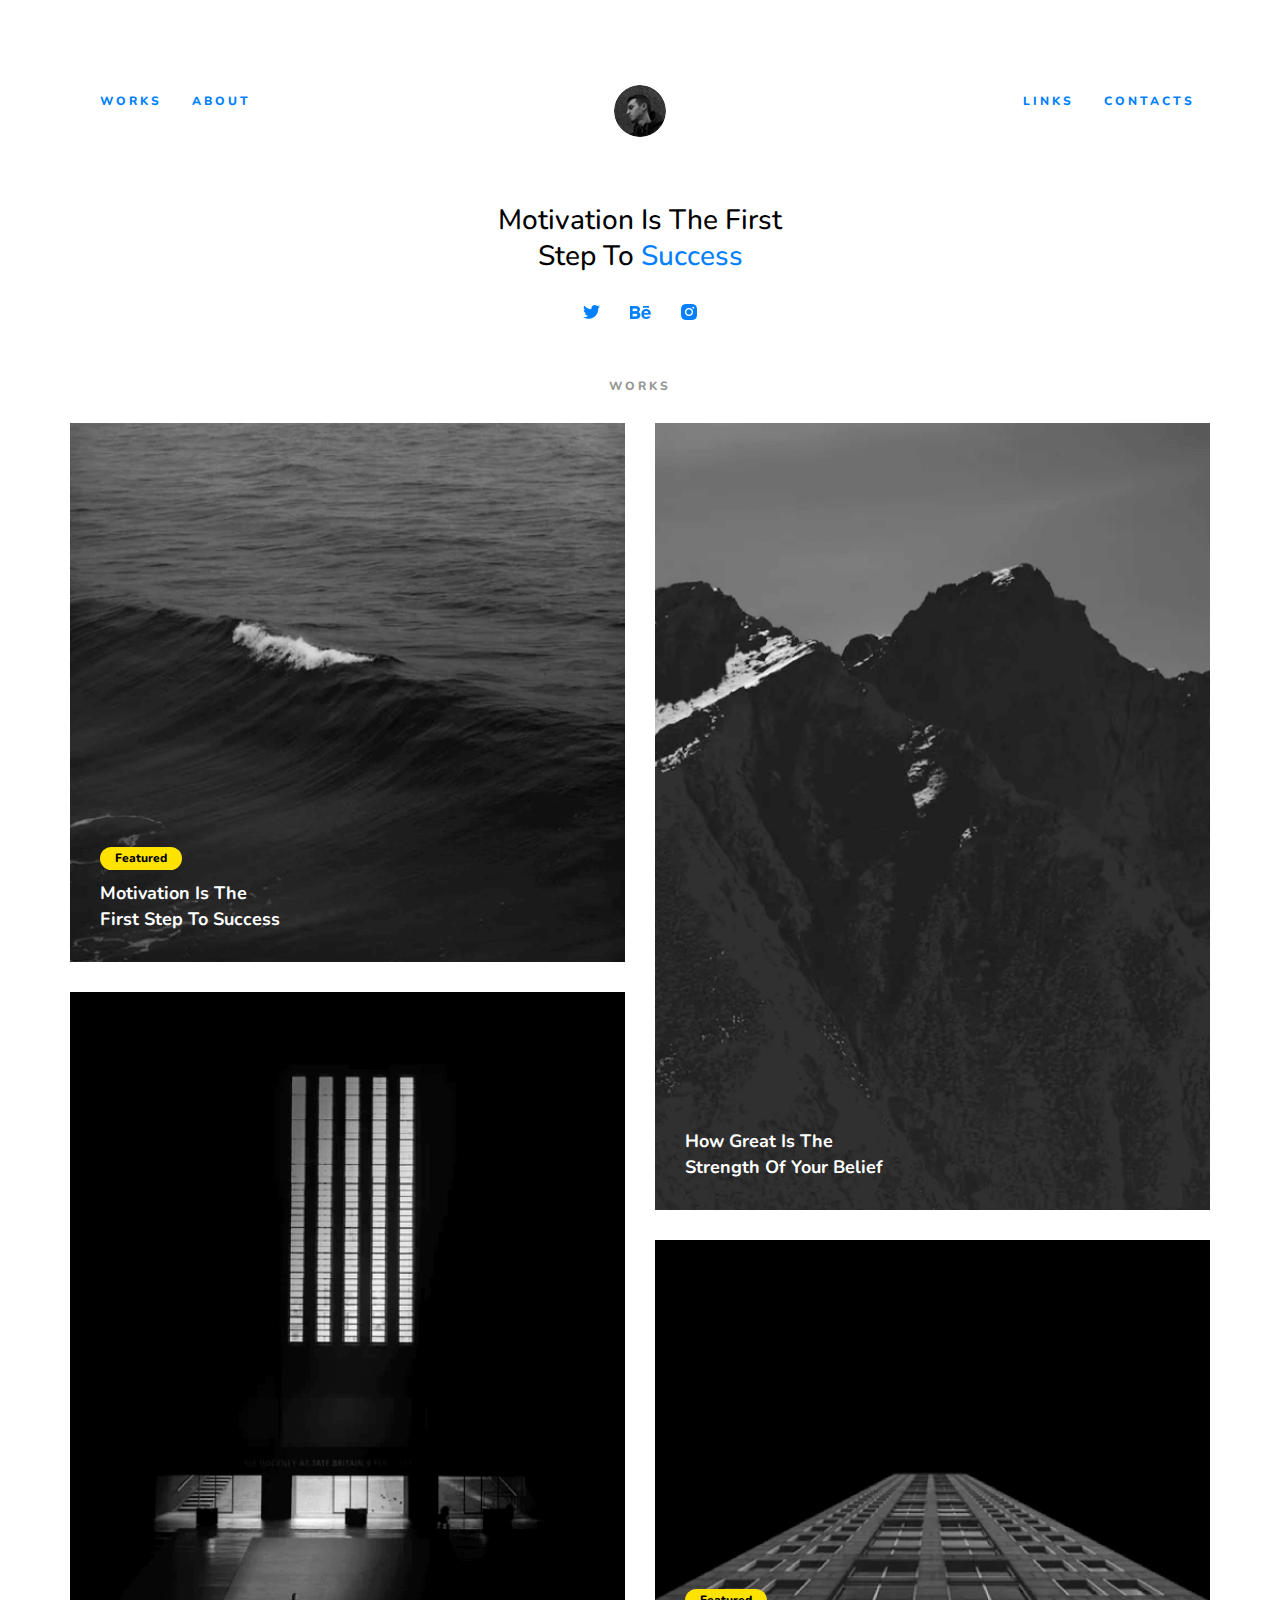
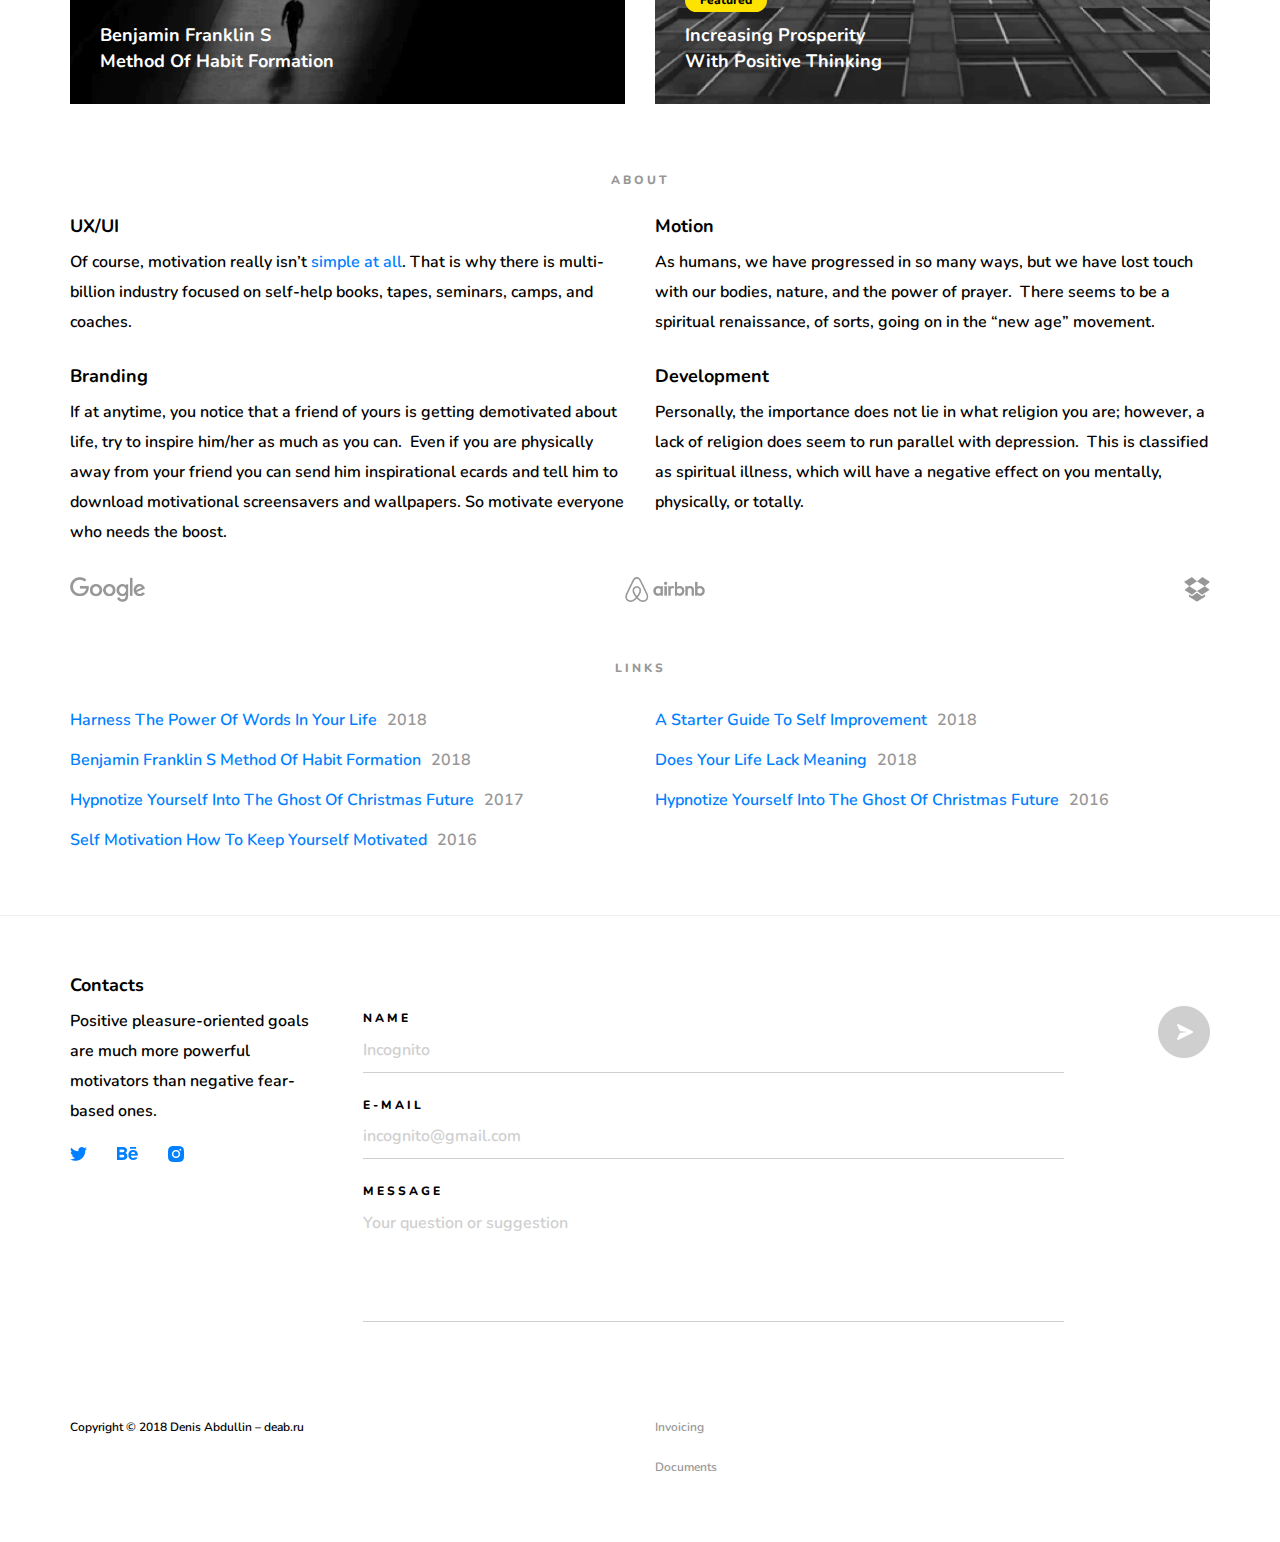
<file: katya-shevchuk/index.html>
<!DOCTYPE html>
<html lang="en">
<head>
    <meta charset="utf-8">
    <meta http-equiv="X-UA-Compatible" content="IE=edge">
    <meta name="viewport" content="width=device-width, initial-scale=1">

    <title>Denis Abdullin</title>

    <!-- Latest compiled and minified CSS -->
    <link rel="stylesheet" href="css/bootstrap.min.css">
    <link rel="stylesheet" href="css/bootstrap-theme.min.css">

    <!-- jQuery -->
    <script src="js/jquery-3.4.1.min.js"></script>

    <!-- Latest compiled and minified JavaScript -->
    <script src="https://maxcdn.bootstrapcdn.com/bootstrap/3.3.7/js/bootstrap.min.js"></script>

    <link href="https://fonts.googleapis.com/css?family=Nunito:600,700,800" rel="stylesheet">

    <link rel="stylesheet" href="css/style.css">


    <!-- HTML5 shim and Respond.js for IE8 support of HTML5 elements and media queries -->
    <!-- WARNING: Respond.js doesn't work if you view the page via file:// -->
    <!--[if lt IE 9]>
    <script src="https://oss.maxcdn.com/html5shiv/3.7.3/html5shiv.min.js"></script>
    <script src="https://oss.maxcdn.com/respond/1.4.2/respond.min.js"></script>
    <![endif]-->
</head>
<body>

<header class="header">
    <div class="container">

        <nav class="navbar navbar-default">
            <!-- Brand and toggle get grouped for better mobile display -->
            <div class="navbar-header">
                <button type="button" class="navbar-toggle collapsed" data-toggle="collapse" data-target="#main-menu"
                        aria-expanded="false">
                    <span class="sr-only">Toggle navigation</span>
                    <span class="icon-bar"></span>
                    <span class="icon-bar"></span>
                </button>
            </div>

            <!-- Collect the nav links, forms, and other content for toggling -->
            <div class="collapse navbar-collapse" id="main-menu">
                <ul class="nav navbar-nav ">
                    <li><a href="#works">Works</a></li>
                    <li><a href="#about">About</a></li>
                </ul>

                <ul class="nav navbar-nav navbar-right">
                    <li><a href="#links">Links</a></li>
                    <li><a href="#contacts">Contacts</a></li>
                </ul>
            </div><!-- /.navbar-collapse -->
            <!-- /.container-fluid -->
        </nav>


        <div id="top-logo">
            <a href="/" class="header-logo">
                <img src="img/Avatar.png" alt="Denis Abdullin">
            </a>
        </div>
    </div>
</header>

<section id="head" class="hero text-center">
    <div class="container">
        <h1>Motivation Is The First<br>Step To <span>Success</span></h1>
        <ul class="social-list">
            <li><a data-checknum="15" href="https://www.facebook.com/readmirecom/"><img src="img/twitter.png"
                                                                                        alt="twitter"></a></li>
            <li><a data-checknum="0" href="https://readmire.com/"><img src="img/behance.png" alt="behance"></a></li>
            <li><a data-checknum="42" href="https://www.instagram.com/readmirecom/"><img src="img/instagram.png"
                                                                                         alt="instagram"></a></li>
        </ul>
    </div>
</section>

<section id="works" class="works">
    <div class="container">
        <h2>Works</h2>
        <div class="row">
            <div class="col-xs-12 col-sm-6">
                <figure class="works-item">
                    <img src="img/Photo.png" alt="Motivation Is The First Step To Success">
                    <figcaption class="works-item_text">
                        <span>Featured</span>
                        <h3>
                            <a href="#nolink">Motivation Is The<br>First Step To Success</a>
                        </h3>
                    </figcaption>
                </figure>
                <figure class="works-item">
                    <img src="img/Photo3.png" alt="Benjamin Franklin S Method Of Habit Formation">
                    <figcaption class="works-item_text">
                        <h3>
                            <a href="#nolink">Benjamin Franklin S<br>Method Of Habit Formation</a>
                        </h3>
                    </figcaption>
                </figure>
            </div>
            <div class="col-xs-12 col-sm-6">
                <figure class="works-item">
                    <img src="img/Photo2.png" alt="How Great Is The Strength Of Your Belief">
                    <figcaption class="works-item_text">
                        <h3>
                            <a href="#nolink">How Great Is The<br>Strength Of Your Belief</a>
                        </h3>
                    </figcaption>
                </figure>
                <figure class="works-item">
                    <img src="img/Photo4.png" alt="Increasing Prosperity With Positive Thinking">
                    <figcaption class="works-item_text">
                        <span>Featured</span>
                        <h3>
                            <a href="#nolink">Increasing Prosperity<br>With Positive Thinking</a>
                        </h3>
                    </figcaption>
                </figure>
            </div>
        </div>
    </div>
</section>

<section id="about" class="about">
    <div class="container">
        <h2>About</h2>
        <div class="row">
            <div class="col-xs-12 col-sm-6">
                <div class="about-item">
                    <h4>UX/UI</h4>
                    <p>Of course, motivation really isn’t <a href="#nolink">simple at all</a>.
                        That is why there is multi-billion industry focused on self-help books, tapes, seminars, camps,
                        and coaches.</p>
                </div>
            </div>
            <div class="col-xs-12 col-sm-6">
                <div class="about-item">
                    <h4>Motion</h4>
                    <p>As humans, we have progressed in so many ways, but we have lost touch with our bodies, nature,
                        and the power of prayer.&nbsp;
                        There seems to be a spiritual renaissance, of sorts, going on in the “new age” movement.
                    </p>
                </div>
            </div>
            <div class="col-xs-12 col-sm-6">
                <div class="about-item">
                    <h4>Branding</h4>
                    <p>If at anytime, you notice that a friend of yours is getting demotivated about life, try to
                        inspire him/her as much as you can.&nbsp;
                        Even if you are physically away from your friend you can send him inspirational ecards and tell
                        him to download motivational screensavers and wallpapers.
                        So motivate everyone who needs the boost.
                    </p>
                </div>
            </div>
            <div class="col-xs-12 col-sm-6">
                <div class="about-item">
                    <h4>Development</h4>
                    <p>Personally, the importance does not lie in what religion you are; however, a lack of religion
                        does seem to run parallel with depression.&nbsp;
                        This is classified as spiritual illness, which will have a negative effect on you mentally,
                        physically, or totally.
                    </p>
                </div>
            </div>
        </div>
        <div class="about-brands">
            <ul>
                <li><img src="img/Google.png" alt="google"></li>
                <li><img src="img/Airbnb.png" alt="airbnb"></li>
                <li><img src="img/Dropbox.png" alt="dropbox"></li>
            </ul>
        </div>
    </div>
</section>

<section id="links" class="links">
    <div class="container">
        <h2>Links</h2>
        <div class="row">
            <div class="col-xs-12 col-md-6">
                <p><a href="#nolink">Harness The Power Of Words In Your Life</a><span>2018</span></p>
            </div>
            <div class="col-xs-12 col-md-6">
                <p><a href="#nolink">A Starter Guide To Self Improvement</a><span>2018</span></p>
            </div>
        </div>
        <div class="row">
            <div class="col-xs-12 col-md-6">
                <p><a href="#nolink">Benjamin Franklin S Method Of Habit Formation</a><span>2018</span></p>
            </div>
            <div class="col-xs-12 col-md-6">
                <p><a href="#nolink">Does Your Life Lack Meaning</a><span>2018</span></p>
            </div>
        </div>
        <div class="row">
            <div class="col-xs-12 col-md-6">
                <p><a href="#nolink">Hypnotize Yourself Into The Ghost Of Christmas Future</a><span>2017</span></p>
            </div>
            <div class="col-xs-12 col-md-6">
                <p><a href="#nolink">Hypnotize Yourself Into The Ghost Of Christmas Future</a><span>2016</span></p>
            </div>
        </div>
        <div class="row">
            <div class="col-xs-12 col-md-6">
                <p><a href="#nolink">Self Motivation How To Keep Yourself Motivated</a><span>2016</span></p>
            </div>
        </div>
    </div>
</section>

<footer id="contacts" class="contacts">
    <div class="container">
        <div class="contacts-top">
            <div class="row">
                <div class="col-xs-12">
                    <h4>Contacts</h4>
                </div>
            </div>
            <div class="row">
                <div class="col-xs-12 col-sm-4 col-md-3">
                    <p>Positive pleasure-oriented goals are much more powerful motivators than negative fear-based
                        ones.</p>
                    <ul class="social-list">
                        <li><a href="#nolink"><img src="img/twitter.png" alt="twitter"></a></li>
                        <li><a href="#nolink"><img src="img/behance.png" alt="behance"></a></li>
                        <li><a href="#nolink"><img src="img/instagram.png" alt="instagram"></a></li>
                    </ul>
                </div>
                <div class="col-xs-12 col-sm-8 col-md-9">
                    <form class="contacts-form" method="post">
                        <div class="row">
                            <div class="col-xs-12 col-sm-10">
                                <label>
                                    <span>Name</span>
                                    <input type="text" name="name" placeholder="Incognito" required>
                                </label>
                                <label>
                                    <span>E-Mail</span>
                                    <input type="email" name="email" placeholder="incognito@gmail.com" required>
                                </label>
                                <label>
                                    <span>Message</span>
                                    <textarea name="text" placeholder="Your question or suggestion"></textarea>
                                </label>
                            </div>
                            <div class="col-xs-12 col-sm-2 text-right">
                                <button type="submit">
                                    <img src="img/Button.png" alt="submit">
                                </button>
                            </div>
                        </div>
                    </form>
                </div>
            </div>
        </div>

        <div class="contacts-bottom">
            <div class="row">
                <div class="col-xs-12 col-sm-6">
                    <p>Copyright &copy; 2018 Denis Abdullin – deab.ru</p>
                </div>
                <div class="col-xs-12 col-sm-6">
                    <div class="contacts-link">
                        <p><a href="#nolink">Invoicing</a></p>
                        <p><a href="#nolink">Documents</a></p>
                    </div>
                </div>
            </div>
        </div>
    </div>
</footer>
<script src="js/script.js"></script>
</body>
</html>
</file>
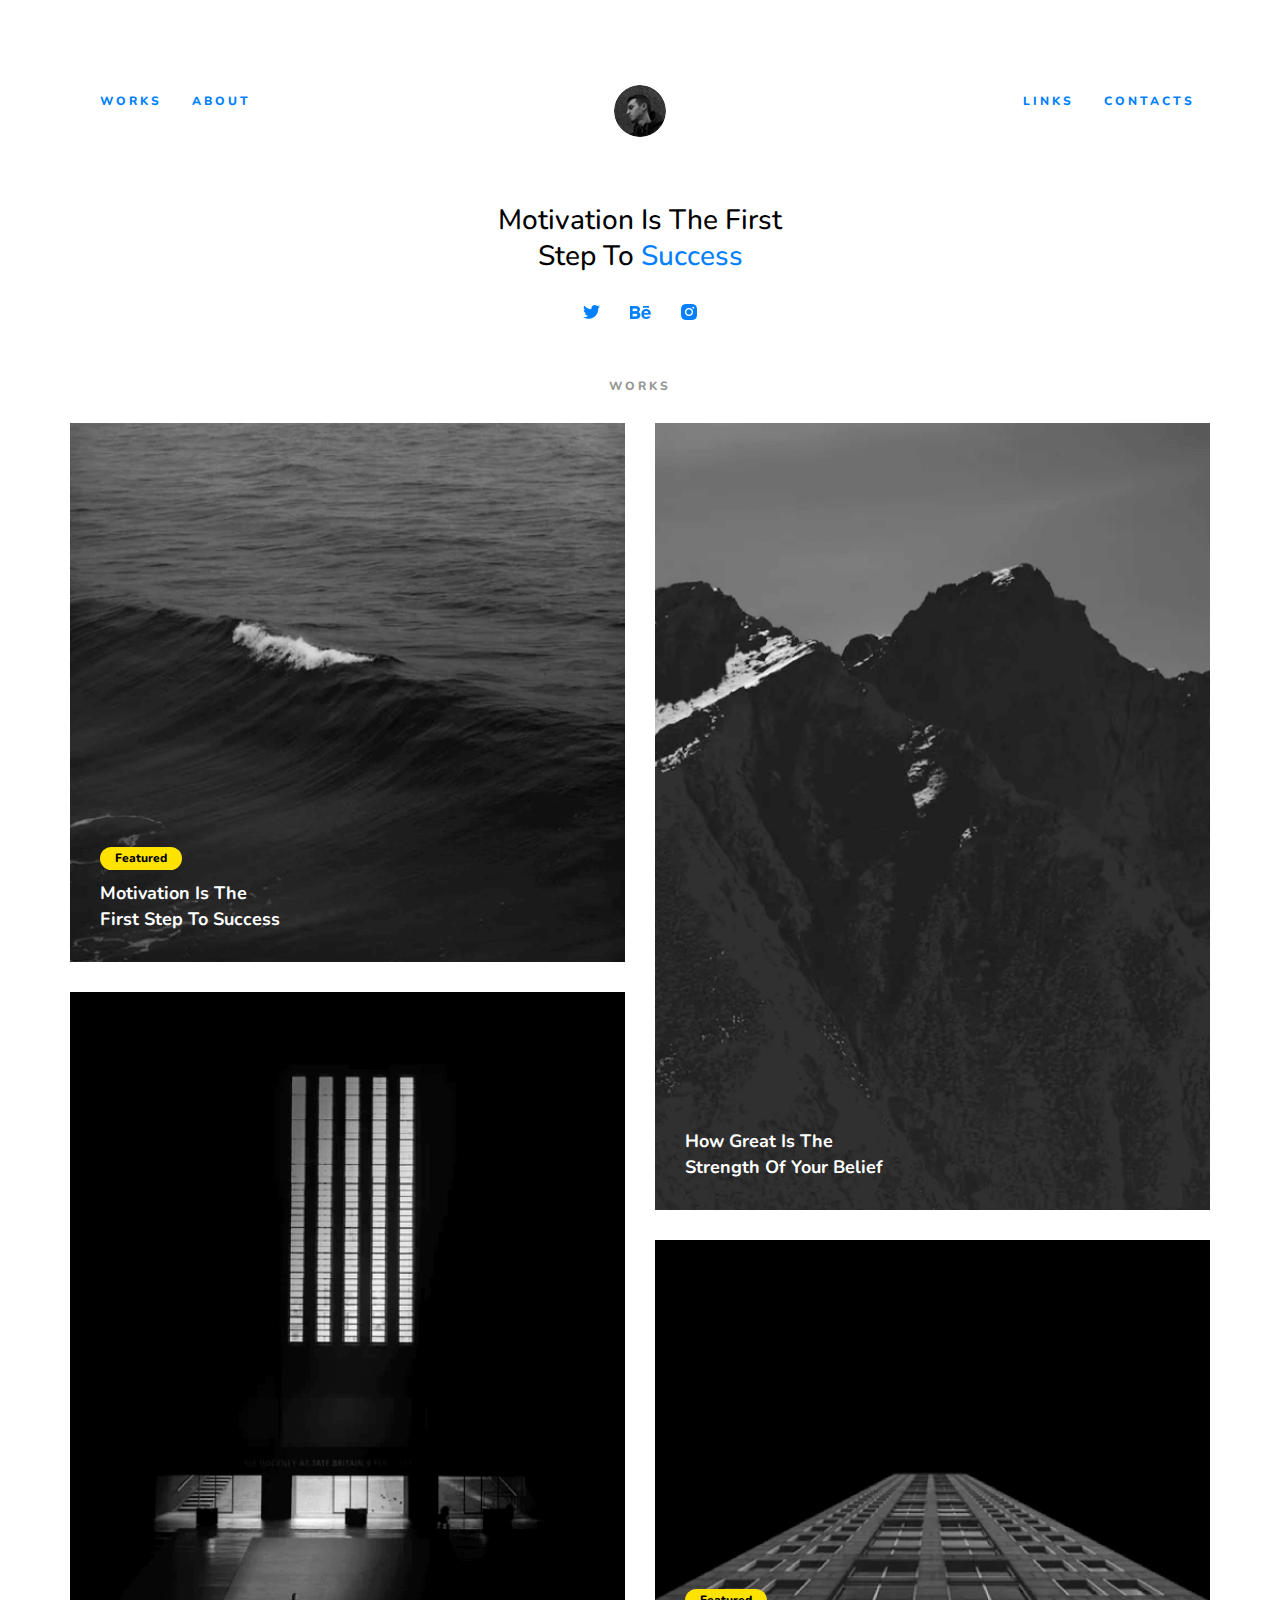
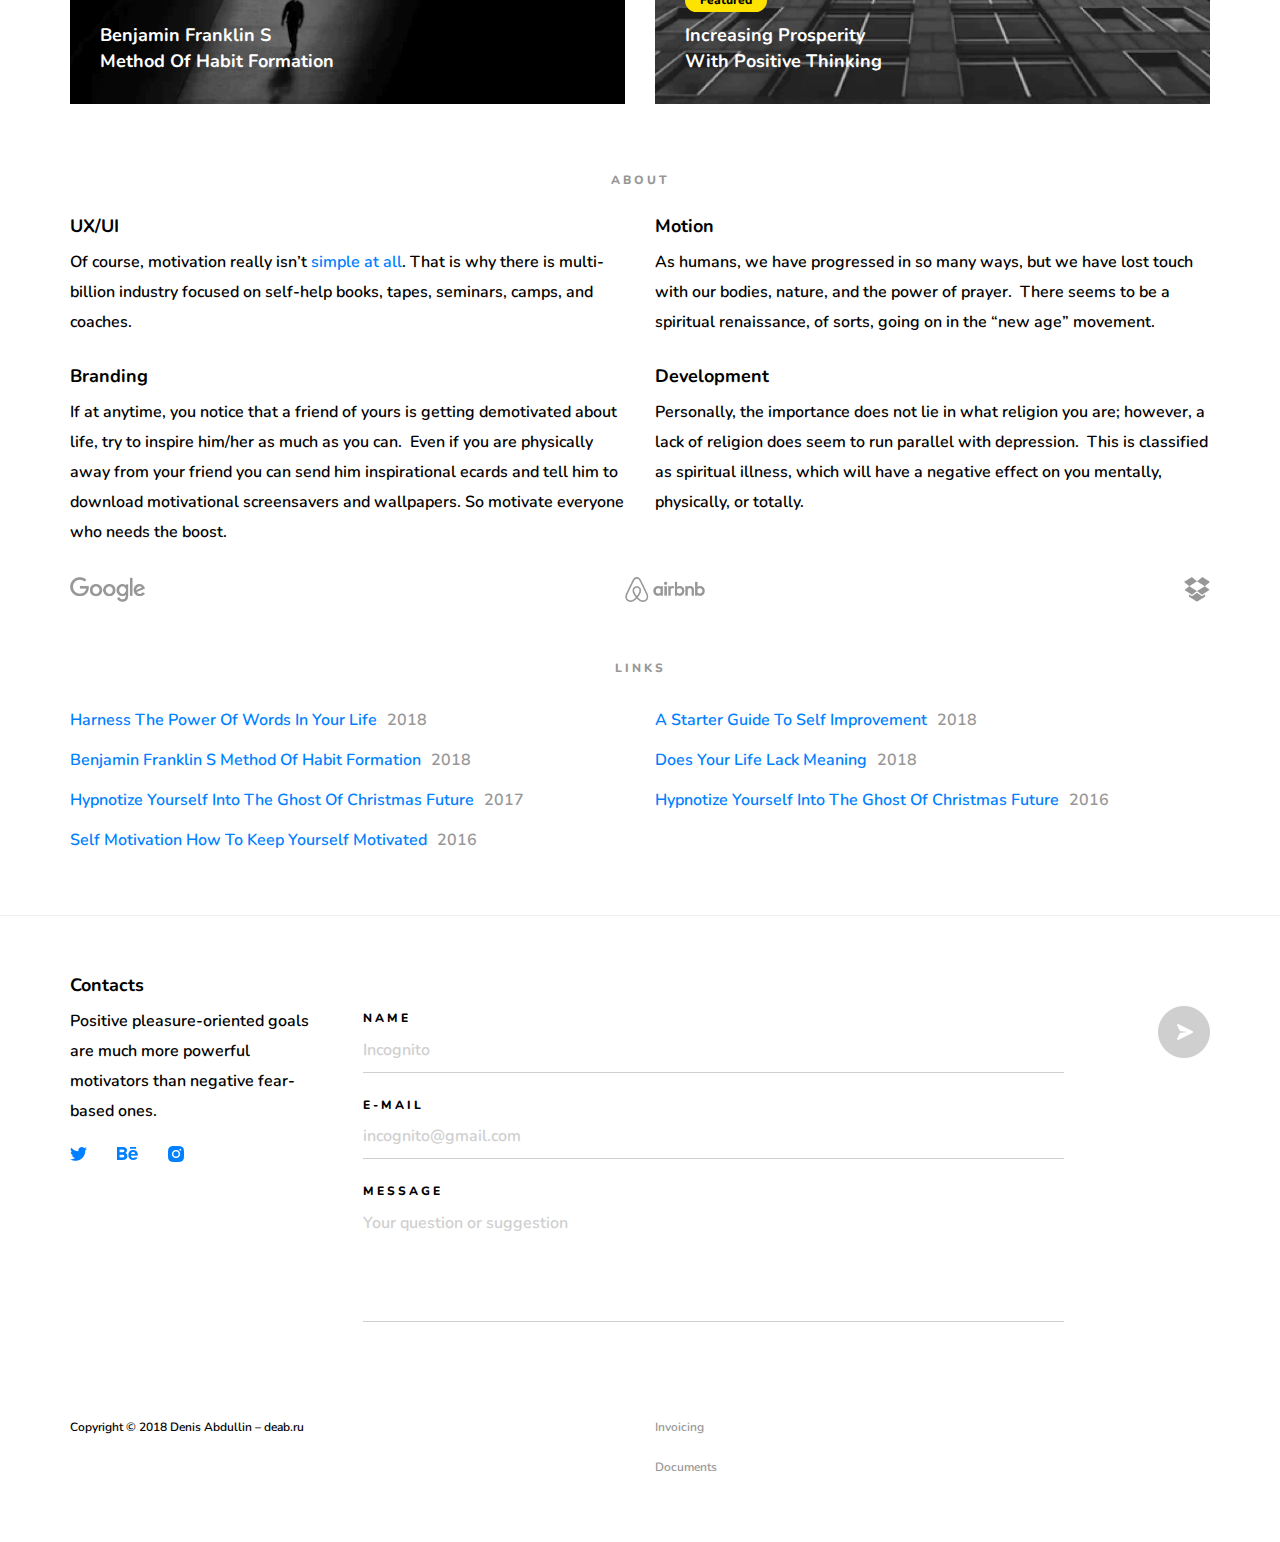
<file: mykhailo-rud/index.html>
<!DOCTYPE html>
<html lang="en">
<head>
    <meta charset="utf-8">
    <meta http-equiv="X-UA-Compatible" content="IE=edge">
    <meta name="viewport" content="width=device-width, initial-scale=1">

    <title>Denis Abdullin</title>

    <!-- Latest compiled and minified CSS -->
    <link rel="stylesheet" href="css/bootstrap.min.css">
    <link rel="stylesheet" href="css/bootstrap-theme.min.css">

    <!-- jQuery -->
    <script src="js/jquery-3.4.1.min.js"></script>

    <!-- Latest compiled and minified JavaScript -->
    <script src="https://maxcdn.bootstrapcdn.com/bootstrap/3.3.7/js/bootstrap.min.js"></script>

    <link href="https://fonts.googleapis.com/css?family=Nunito:600,700,800" rel="stylesheet">

    <link rel="stylesheet" href="css/style.css">

    <!-- HTML5 shim and Respond.js for IE8 support of HTML5 elements and media queries -->
    <!-- WARNING: Respond.js doesn't work if you view the page via file:// -->
    <!--[if lt IE 9]>
    <script src="https://oss.maxcdn.com/html5shiv/3.7.3/html5shiv.min.js"></script>
    <script src="https://oss.maxcdn.com/respond/1.4.2/respond.min.js"></script>
    <![endif]-->
</head>
<body>

<header class="header">
    <div class="container">

        <nav class="navbar navbar-default">
            <!-- Brand and toggle get grouped for better mobile display -->
            <div class="navbar-header">
                <button type="button" class="navbar-toggle collapsed" data-toggle="collapse" data-target="#main-menu" aria-expanded="false">
                    <span class="sr-only">Toggle navigation</span>
                    <span class="icon-bar"></span>
                    <span class="icon-bar"></span>
                </button>
            </div>

            <!-- Collect the nav links, forms, and other content for toggling -->
            <div class="collapse navbar-collapse" id="main-menu">
                <ul class="nav navbar-nav ">
                    <li><a href="#works">Works</a></li>
                    <li><a href="#about">About</a></li>
                </ul>

                <ul class="nav navbar-nav navbar-right">
                    <li><a href="#links">Links</a></li>
                    <li><a href="#contacts">Contacts</a></li>
                </ul>
            </div><!-- /.navbar-collapse -->
            <!-- /.container-fluid -->
        </nav>


        <div id="top-logo">
            <a href="/" class="header-logo">
                <img src="img/Avatar.png" alt="Denis Abdullin">
            </a>
        </div>
    </div>
</header>

<section id="head" class="hero text-center">
    <div class="container">
        <h1>Motivation Is The First<br>Step To <span>Success</span></h1>
        <ul class="social-list">
            <li><a data-checknum="15" href="https://www.facebook.com/readmirecom/"><img src="img/twitter.png" alt="twitter"></a></li>
            <li><a data-checknum="0" href="https://readmire.com/"><img src="img/behance.png" alt="behance"></a></li>
            <li><a data-checknum="42" href="https://www.instagram.com/readmirecom/"><img src="img/instagram.png" alt="instagram"></a></li>
        </ul>
    </div>
</section>

<section id="works" class="works">
    <div class="container">
        <h2>Works</h2>
        <div class="row">
            <div class="col-xs-12 col-sm-6">
                <figure class="works-item">
                    <img src="img/Photo.png" alt="Motivation Is The First Step To Success">
                    <figcaption class="works-item_text">
                        <span>Featured</span>
                        <h3>
                            <a href="#nolink">Motivation Is The<br>First Step To Success</a>
                        </h3>
                    </figcaption>
                </figure>
                <figure class="works-item">
                    <img src="img/Photo3.png" alt="Benjamin Franklin S Method Of Habit Formation">
                    <figcaption class="works-item_text">
                        <h3>
                            <a href="#nolink">Benjamin Franklin S<br>Method Of Habit Formation</a>
                        </h3>
                    </figcaption>
                </figure>
            </div>
            <div class="col-xs-12 col-sm-6">
                <figure class="works-item">
                    <img src="img/Photo2.png" alt="How Great Is The Strength Of Your Belief">
                    <figcaption class="works-item_text">
                        <h3>
                            <a href="#nolink">How Great Is The<br>Strength Of Your Belief</a>
                        </h3>
                    </figcaption>
                </figure>
                <figure class="works-item">
                    <img src="img/Photo4.png" alt="Increasing Prosperity With Positive Thinking">
                    <figcaption class="works-item_text">
                        <span>Featured</span>
                        <h3>
                            <a href="#nolink">Increasing Prosperity<br>With Positive Thinking</a>
                        </h3>
                    </figcaption>
                </figure>
            </div>
        </div>
    </div>
</section>

<section id="about" class="about">
    <div class="container">
        <h2>About</h2>
        <div class="row">
            <div class="col-xs-12 col-sm-6">
                <div class="about-item">
                    <h4>UX/UI</h4>
                    <p>Of course, motivation really isn’t <a href="#nolink">simple at all</a>.
                        That is why there is multi-billion industry focused on self-help books, tapes, seminars, camps, and coaches.</p>
                </div>
            </div>
            <div class="col-xs-12 col-sm-6">
                <div class="about-item">
                    <h4>Motion</h4>
                    <p>As humans, we have progressed in so many ways, but we have lost touch with our bodies, nature, and the power of prayer.&nbsp;
                        There seems to be a spiritual renaissance, of sorts, going on in the “new age” movement.
                    </p>
                </div>
            </div>
            <div class="col-xs-12 col-sm-6">
                <div class="about-item">
                    <h4>Branding</h4>
                    <p>If at anytime, you notice that a friend of yours is getting demotivated about life, try to inspire him/her as much as you can.&nbsp;
                        Even if you are physically away from your friend you can send him inspirational ecards and tell him to download motivational screensavers and wallpapers.
                        So motivate everyone who needs the boost.
                    </p>
                </div>
            </div>
            <div class="col-xs-12 col-sm-6">
                <div class="about-item">
                    <h4>Development</h4>
                    <p>Personally, the importance does not lie in what religion you are; however, a lack of religion does seem to run parallel with depression.&nbsp;
                        This is classified as spiritual illness, which will have a negative effect on you mentally, physically, or totally.
                    </p>
                </div>
            </div>
        </div>
        <div class="about-brands">
            <ul>
                <li><img src="img/Google.png" alt="google"></li>
                <li><img src="img/Airbnb.png" alt="airbnb"></li>
                <li><img src="img/Dropbox.png" alt="dropbox"></li>
            </ul>
        </div>
    </div>
</section>

<section id="links" class="links">
    <div class="container">
        <h2>Links</h2>
        <div class="row">
            <div class="col-xs-12 col-md-6">
                <p><a href="#nolink">Harness The Power Of Words In Your Life</a><span>2018</span></p>
            </div>
            <div class="col-xs-12 col-md-6">
                <p><a href="#nolink">A Starter Guide To Self Improvement</a><span>2018</span></p>
            </div>
        </div>
        <div class="row">
            <div class="col-xs-12 col-md-6">
                <p><a href="#nolink">Benjamin Franklin S Method Of Habit Formation</a><span>2018</span></p>
            </div>
            <div class="col-xs-12 col-md-6">
                <p><a href="#nolink">Does Your Life Lack Meaning</a><span>2018</span></p>
            </div>
        </div>
        <div class="row">
            <div class="col-xs-12 col-md-6">
                <p><a href="#nolink">Hypnotize Yourself Into The Ghost Of Christmas Future</a><span>2017</span></p>
            </div>
            <div class="col-xs-12 col-md-6">
                <p><a href="#nolink">Hypnotize Yourself Into The Ghost Of Christmas Future</a><span>2016</span></p>
            </div>
        </div>
        <div class="row">
            <div class="col-xs-12 col-md-6">
                <p><a href="#nolink">Self Motivation How To Keep Yourself Motivated</a><span>2016</span></p>
            </div>
        </div>
    </div>
</section>

<footer id="contacts" class="contacts">
    <div class="container">
        <div class="contacts-top">
            <div class="row">
                <div class="col-xs-12">
                    <h4>Contacts</h4>
                </div>
            </div>
            <div class="row">
                <div class="col-xs-12 col-sm-4 col-md-3">
                    <p>Positive pleasure-oriented goals are much more powerful motivators than negative fear-based ones.</p>
                    <ul class="social-list">
                        <li><a href="#nolink"><img src="img/twitter.png" alt="twitter"></a></li>
                        <li><a href="#nolink"><img src="img/behance.png" alt="behance"></a></li>
                        <li><a href="#nolink"><img src="img/instagram.png" alt="instagram"></a></li>
                    </ul>
                </div>
                <div class="col-xs-12 col-sm-8 col-md-9">
                    <form class="contacts-form" method="post">
                        <div class="row">
                            <div class="col-xs-12 col-sm-10">
                                <label>
                                    <span>Name</span>
                                    <input type="text" name="name" placeholder="Incognito" required>
                                </label>
                                <label>
                                    <span>E-Mail</span>
                                    <input type="email" name="email" placeholder="incognito@gmail.com" required>
                                </label>
                                <label>
                                    <span>Message</span>
                                    <textarea name="text" placeholder="Your question or suggestion"></textarea>
                                </label>
                            </div>
                            <div class="col-xs-12 col-sm-2 text-right">
                                <button type="submit">
                                    <img src="img/Button.png" alt="submit">
                                </button>
                            </div>
                        </div>
                    </form>
                </div>
            </div>
        </div>

        <div class="contacts-bottom">
            <div class="row">
                <div class="col-xs-12 col-sm-6">
                    <p>Copyright &copy; 2018 Denis Abdullin – deab.ru</p>
                </div>
                <div class="col-xs-12 col-sm-6">
                    <div class="contacts-link">
                        <p><a href="#nolink">Invoicing</a></p>
                        <p><a href="#nolink">Documents</a></p>
                    </div>
                </div>
            </div>
        </div>
    </div>
</footer>
<script type="text/javascript" src="js/js.js"></script>
</body>
</html>
</file>
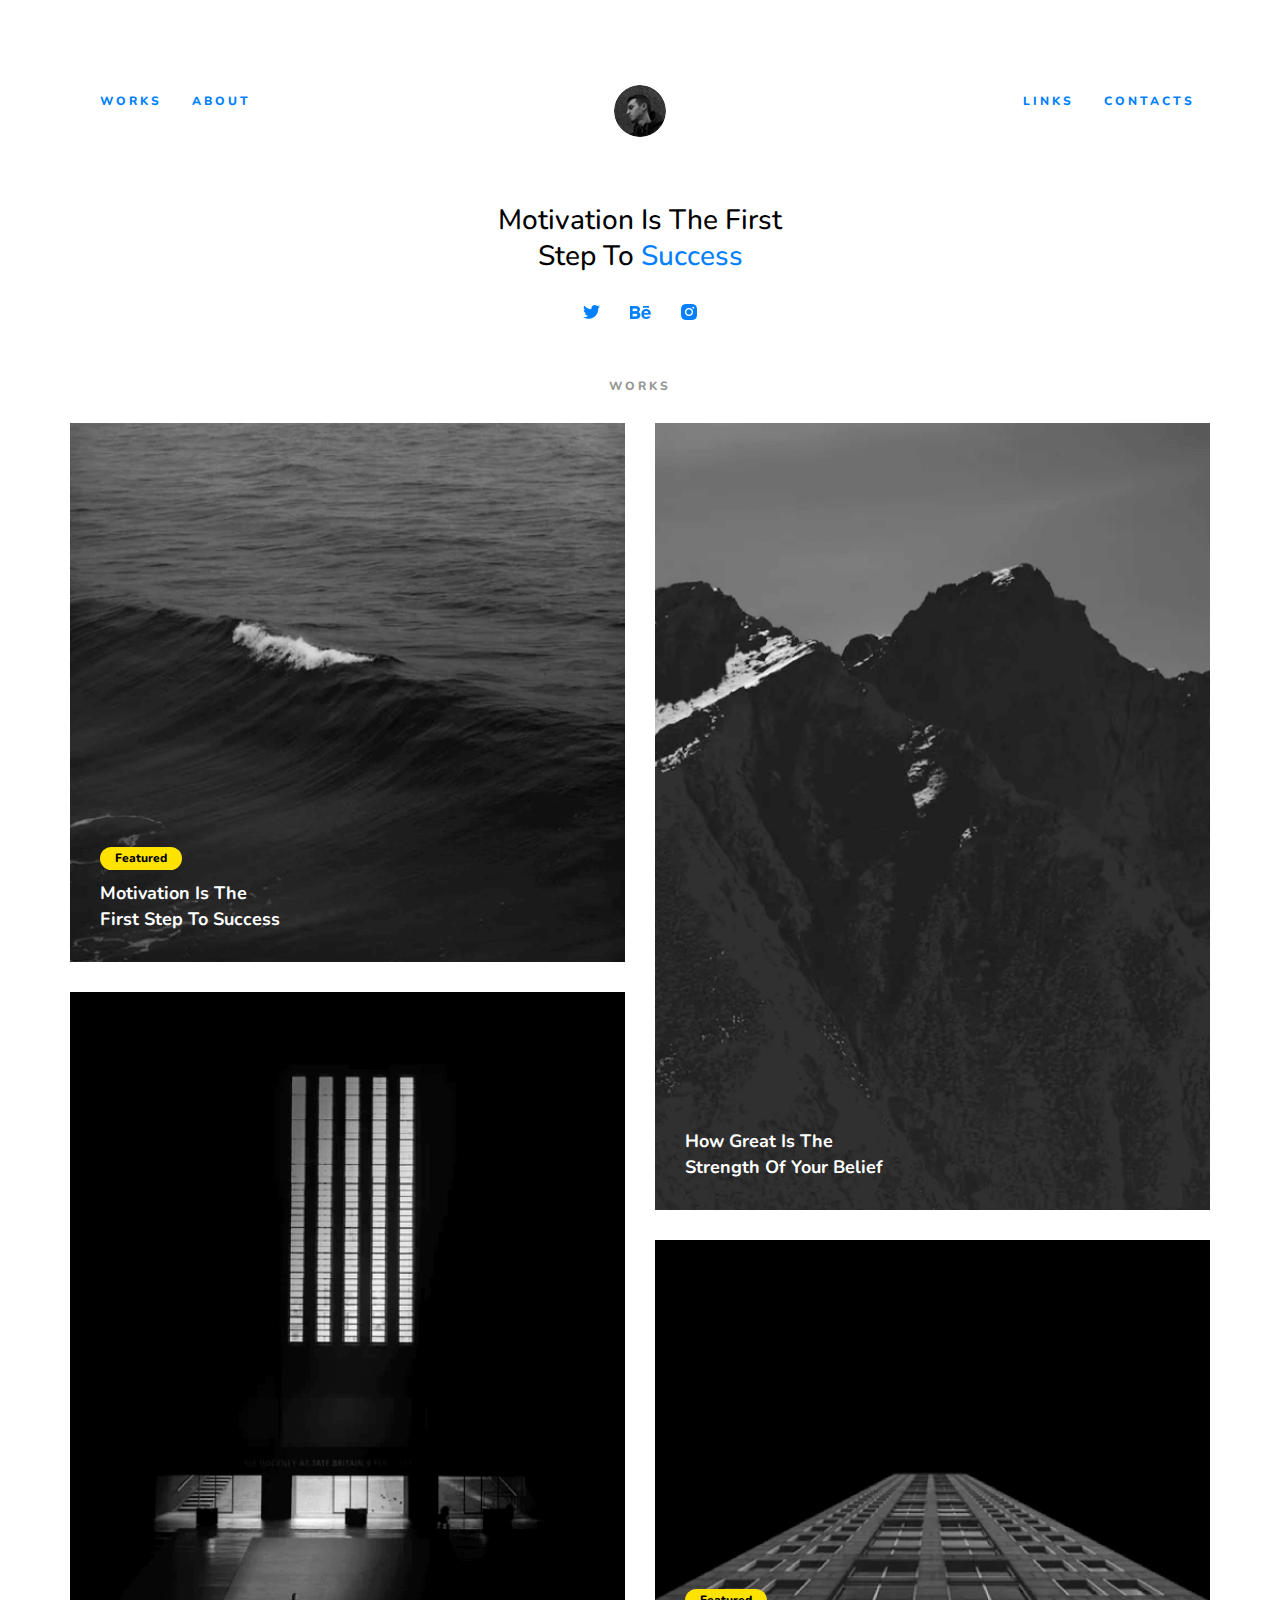
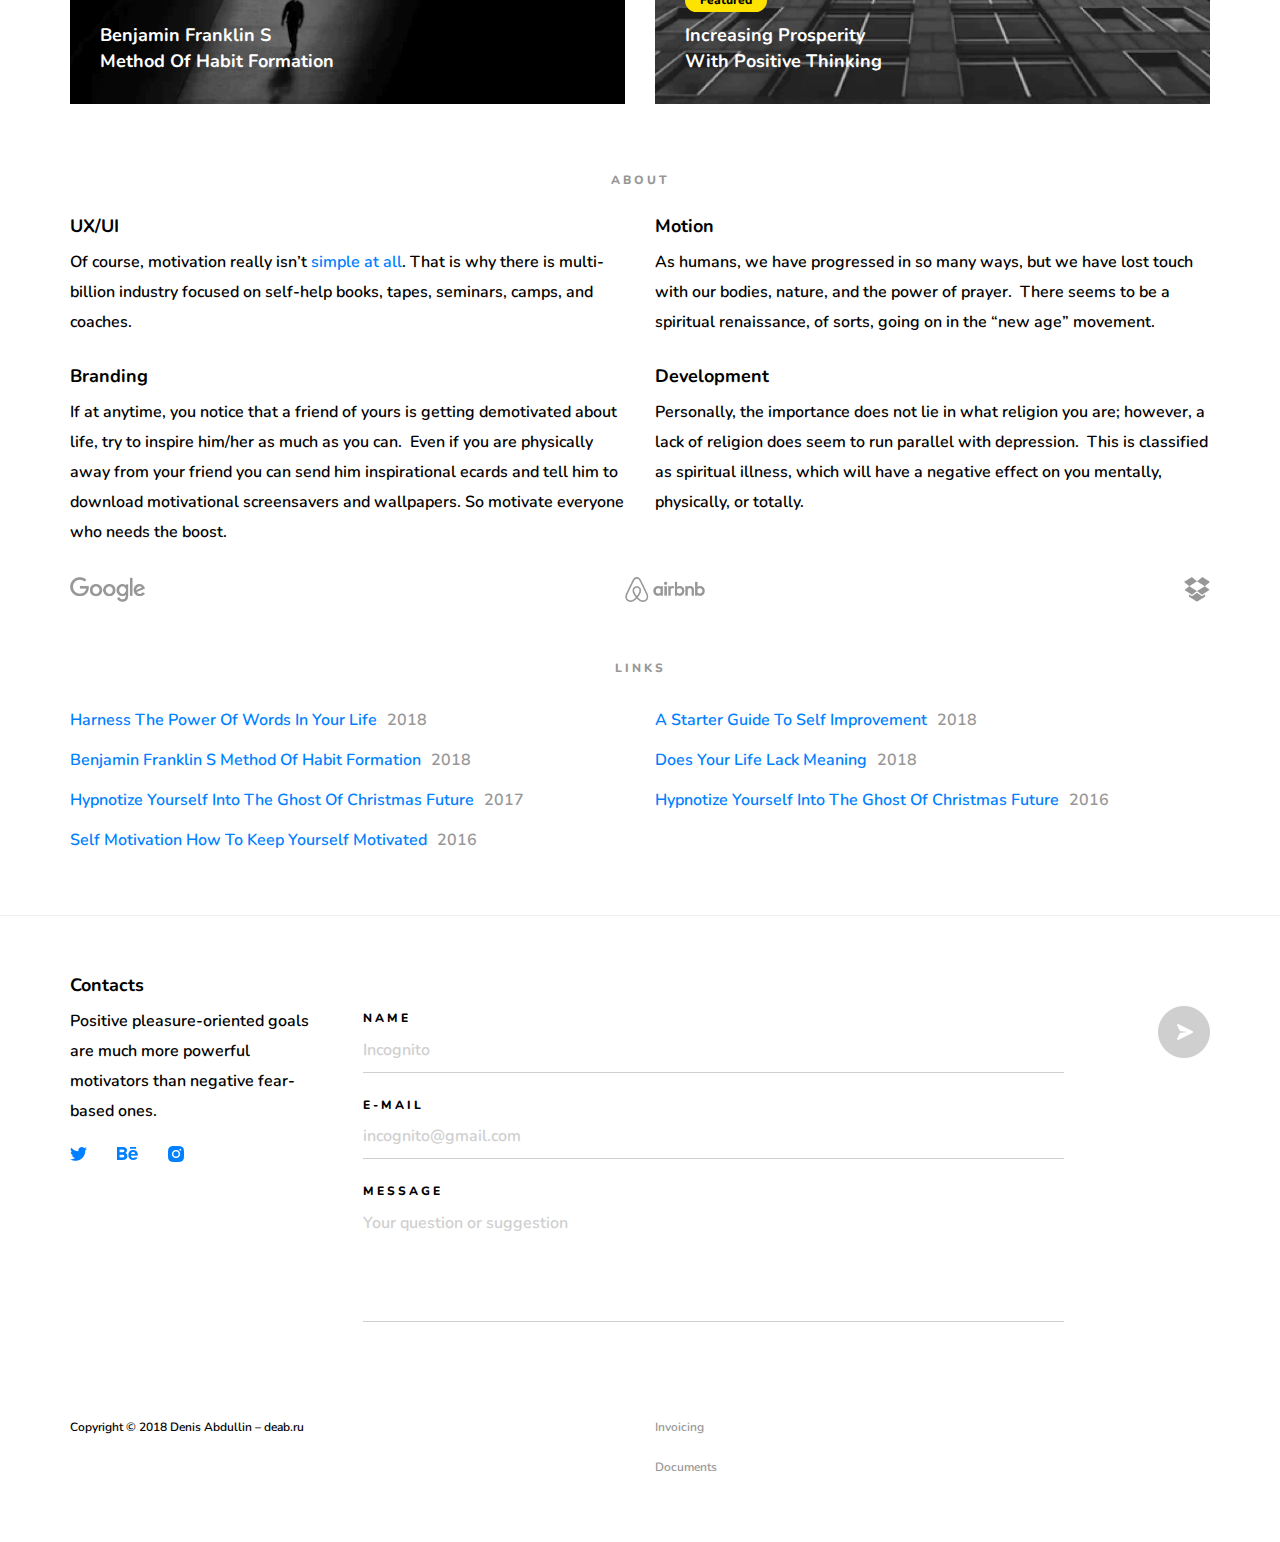
<file: olexandr-dudar/index.html>
<!DOCTYPE html>
<html lang="en">
<head>
    <meta charset="utf-8">
    <meta http-equiv="X-UA-Compatible" content="IE=edge">
    <meta name="viewport" content="width=device-width, initial-scale=1">

    <title>Step up  motivation</title>

    <!-- Latest compiled and minified CSS -->
    <link rel="stylesheet" href="css/bootstrap.min.css">
    <link rel="stylesheet" href="css/bootstrap-theme.min.css">

  

    <link href="https://fonts.googleapis.com/css?family=Nunito:600,700,800" rel="stylesheet">

    <link rel="stylesheet" href="css/style.css">


    <!-- HTML5 shim and Respond.js for IE8 support of HTML5 elements and media queries -->
    <!-- WARNING: Respond.js doesn't work if you view the page via file:// -->
    <!--[if lt IE 9]>
    <script src="https://oss.maxcdn.com/html5shiv/3.7.3/html5shiv.min.js"></script>
    <script src="https://oss.maxcdn.com/respond/1.4.2/respond.min.js"></script>
    <![endif]-->
</head>
<body>

<header class="header">
    <div class="container">

        <nav class="navbar navbar-default">
            <!-- Brand and toggle get grouped for better mobile display -->
            <div class="navbar-header">
                <button type="button" class="navbar-toggle collapsed" data-toggle="collapse" data-target="#main-menu" aria-expanded="false">
                    <span class="sr-only">Toggle navigation</span>
                    <span class="icon-bar"></span>
                    <span class="icon-bar"></span>
                </button>
            </div>

            <!-- Collect the nav links, forms, and other content for toggling -->
            <div class="collapse navbar-collapse" id="main-menu">
                <ul class="nav navbar-nav ">
                    <li><a href="#works">Works</a></li>
                    <li><a href="#about">About</a></li>
                </ul>

                <ul class="nav navbar-nav navbar-right">
                    <li><a href="#links">Links</a></li>
                    <li><a href="#contacts">Contacts</a></li>
                </ul>
            </div><!-- /.navbar-collapse -->
            <!-- /.container-fluid -->
        </nav>


        <div id="top-logo">
            <a href="/" class="header-logo">
                <img src="img/Avatar.png" alt="Denis Abdullin">
            </a>
        </div>
    </div>
</header>

<section id="head" class="hero text-center">
    <div class="container">
        <h1>Motivation Is The First<br>Step To <span>Success</span></h1>
        <ul class="social-list">
            <li><a data-checknum="4" href="https://www.facebook.com/readmirecom/"><img src="img/twitter.png" alt="twitter"></a></li>
            <li><a data-checknum="7" href="https://readmire.com/"><img src="img/behance.png" alt="behance"></a></li>
            <li><a data-checknum="9" href="https://www.instagram.com/readmirecom/"><img src="img/instagram.png" alt="instagram"></a></li>
        </ul>
    </div>
</section>

<section id="works" class="works">
    <div class="container">
        <h2>Works</h2>
        <div class="row">
            <div class="col-xs-12 col-sm-6">
                <figure class="works-item">
                    <img src="img/Photo.png" alt="Motivation Is The First Step To Success">
                    <figcaption class="works-item_text">
                        <span>Featured</span>
                        <h3>
                            <a href="#nolink">Motivation Is The<br>First Step To Success</a>
                        </h3>
                    </figcaption>
                </figure>
                <figure class="works-item">
                    <img src="img/Photo3.png" alt="Benjamin Franklin S Method Of Habit Formation">
                    <figcaption class="works-item_text">
                        <h3>
                            <a href="#nolink">Benjamin Franklin S<br>Method Of Habit Formation</a>
                        </h3>
                    </figcaption>
                </figure>
            </div>
            <div class="col-xs-12 col-sm-6">
                <figure class="works-item">
                    <img src="img/Photo2.png" alt="How Great Is The Strength Of Your Belief">
                    <figcaption class="works-item_text">
                        <h3>
                            <a href="#nolink">How Great Is The<br>Strength Of Your Belief</a>
                        </h3>
                    </figcaption>
                </figure>
                <figure class="works-item">
                    <img src="img/Photo4.png" alt="Increasing Prosperity With Positive Thinking">
                    <figcaption class="works-item_text">
                        <span>Featured</span>
                        <h3>
                            <a href="#nolink">Increasing Prosperity<br>With Positive Thinking</a>
                        </h3>
                    </figcaption>
                </figure>
            </div>
        </div>
    </div>
</section>

<section id="about" class="about">
    <div class="container">
        <h2>About</h2>
        <div class="row">
            <div class="col-xs-12 col-sm-6">
                <div class="about-item">
                    <h4>UX/UI</h4>
                    <p>Of course, motivation really isn’t <a href="#nolink">simple at all</a>.
                        That is why there is multi-billion industry focused on self-help books, tapes, seminars, camps, and coaches.</p>
                </div>
            </div>
            <div class="col-xs-12 col-sm-6">
                <div class="about-item">
                    <h4>Motion</h4>
                    <p>As humans, we have progressed in so many ways, but we have lost touch with our bodies, nature, and the power of prayer.&nbsp;
                        There seems to be a spiritual renaissance, of sorts, going on in the “new age” movement.
                    </p>
                </div>
            </div>
            <div class="col-xs-12 col-sm-6">
                <div class="about-item">
                    <h4>Branding</h4>
                    <p>If at anytime, you notice that a friend of yours is getting demotivated about life, try to inspire him/her as much as you can.&nbsp;
                        Even if you are physically away from your friend you can send him inspirational ecards and tell him to download motivational screensavers and wallpapers.
                        So motivate everyone who needs the boost.
                    </p>
                </div>
            </div>
            <div class="col-xs-12 col-sm-6">
                <div class="about-item">
                    <h4>Development</h4>
                    <p>Personally, the importance does not lie in what religion you are; however, a lack of religion does seem to run parallel with depression.&nbsp;
                        This is classified as spiritual illness, which will have a negative effect on you mentally, physically, or totally.
                    </p>
                </div>
            </div>
        </div>
        <div class="about-brands">
            <ul>
                <li><img src="img/Google.png" alt="google"></li>
                <li><img src="img/Airbnb.png" alt="airbnb"></li>
                <li><img src="img/Dropbox.png" alt="dropbox"></li>
            </ul>
        </div>
    </div>
</section>

<section id="links" class="links">
    <div class="container">
        <h2>Links</h2>
        <div class="row">
            <div class="col-xs-12 col-md-6">
                <p><a href="#nolink">Harness The Power Of Words In Your Life</a><span>2018</span></p>
            </div>
            <div class="col-xs-12 col-md-6">
                <p><a href="#nolink">A Starter Guide To Self Improvement</a><span>2018</span></p>
            </div>
        </div>
        <div class="row">
            <div class="col-xs-12 col-md-6">
                <p><a href="#nolink">Benjamin Franklin S Method Of Habit Formation</a><span>2018</span></p>
            </div>
            <div class="col-xs-12 col-md-6">
                <p><a href="#nolink">Does Your Life Lack Meaning</a><span>2018</span></p>
            </div>
        </div>
        <div class="row">
            <div class="col-xs-12 col-md-6">
                <p><a href="#nolink">Hypnotize Yourself Into The Ghost Of Christmas Future</a><span>2017</span></p>
            </div>
            <div class="col-xs-12 col-md-6">
                <p><a href="#nolink">Hypnotize Yourself Into The Ghost Of Christmas Future</a><span>2016</span></p>
            </div>
        </div>
        <div class="row">
            <div class="col-xs-12 col-md-6">
                <p><a href="#nolink">Self Motivation How To Keep Yourself Motivated</a><span>2016</span></p>
            </div>
        </div>
    </div>
</section>

<footer id="contacts" class="contacts">
    <div class="container">
        <div class="contacts-top">
            <div class="row">
                <div class="col-xs-12">
                    <h4>Contacts</h4>
                </div>
            </div>
            <div class="row">
                <div class="col-xs-12 col-sm-4 col-md-3">
                    <p>Positive pleasure-oriented goals are much more powerful motivators than negative fear-based ones.</p>
                    <ul class="social-list">
                        <li><a href="#nolink"><img src="img/twitter.png" alt="twitter"></a></li>
                        <li><a href="#nolink"><img src="img/behance.png" alt="behance"></a></li>
                        <li><a href="#nolink"><img src="img/instagram.png" alt="instagram"></a></li>
                    </ul>
                </div>
                <div class="col-xs-12 col-sm-8 col-md-9">
                    <form class="contacts-form" method="post">
                        <div class="row">
                            <div class="col-xs-12 col-sm-10">
                                <label>
                                    <span>Name</span>
                                    <input type="text" name="name" placeholder="Incognito" required>
                                </label>
                                <label>
                                    <span>E-Mail</span>
                                    <input type="email" name="email" placeholder="incognito@gmail.com" required>
                                </label>
                                <label>
                                    <span>Message</span>
                                    <textarea name="text" placeholder="Your question or suggestion"></textarea>
                                </label>
                            </div>
                            <div class="col-xs-12 col-sm-2 text-right">
                                <button type="submit">
                                    <img src="img/Button.png" alt="submit">
                                </button>
                            </div>
                        </div>
                    </form>
                </div>
            </div>
        </div>

        <div class="contacts-bottom">
            <div class="row">
                <div class="col-xs-12 col-sm-6">
                    <p>Copyright &copy; 2018 Denis Abdullin – deab.ru</p>
                </div>
                <div class="col-xs-12 col-sm-6">
                    <div class="contacts-link">
                        <p><a href="#nolink">Invoicing</a></p>
                        <p><a href="#nolink">Documents</a></p>
                    </div>
                </div>
            </div>
        </div>
    </div>
</footer>
  <!-- jQuery -->
    <script src="js/jquery-3.4.1.min.js"></script>

    <!-- Latest compiled and minified JavaScript -->
    <script src="https://maxcdn.bootstrapcdn.com/bootstrap/3.3.7/js/bootstrap.min.js"></script>
<script src="js/main.js"></script>
</body>
</html>
</file>
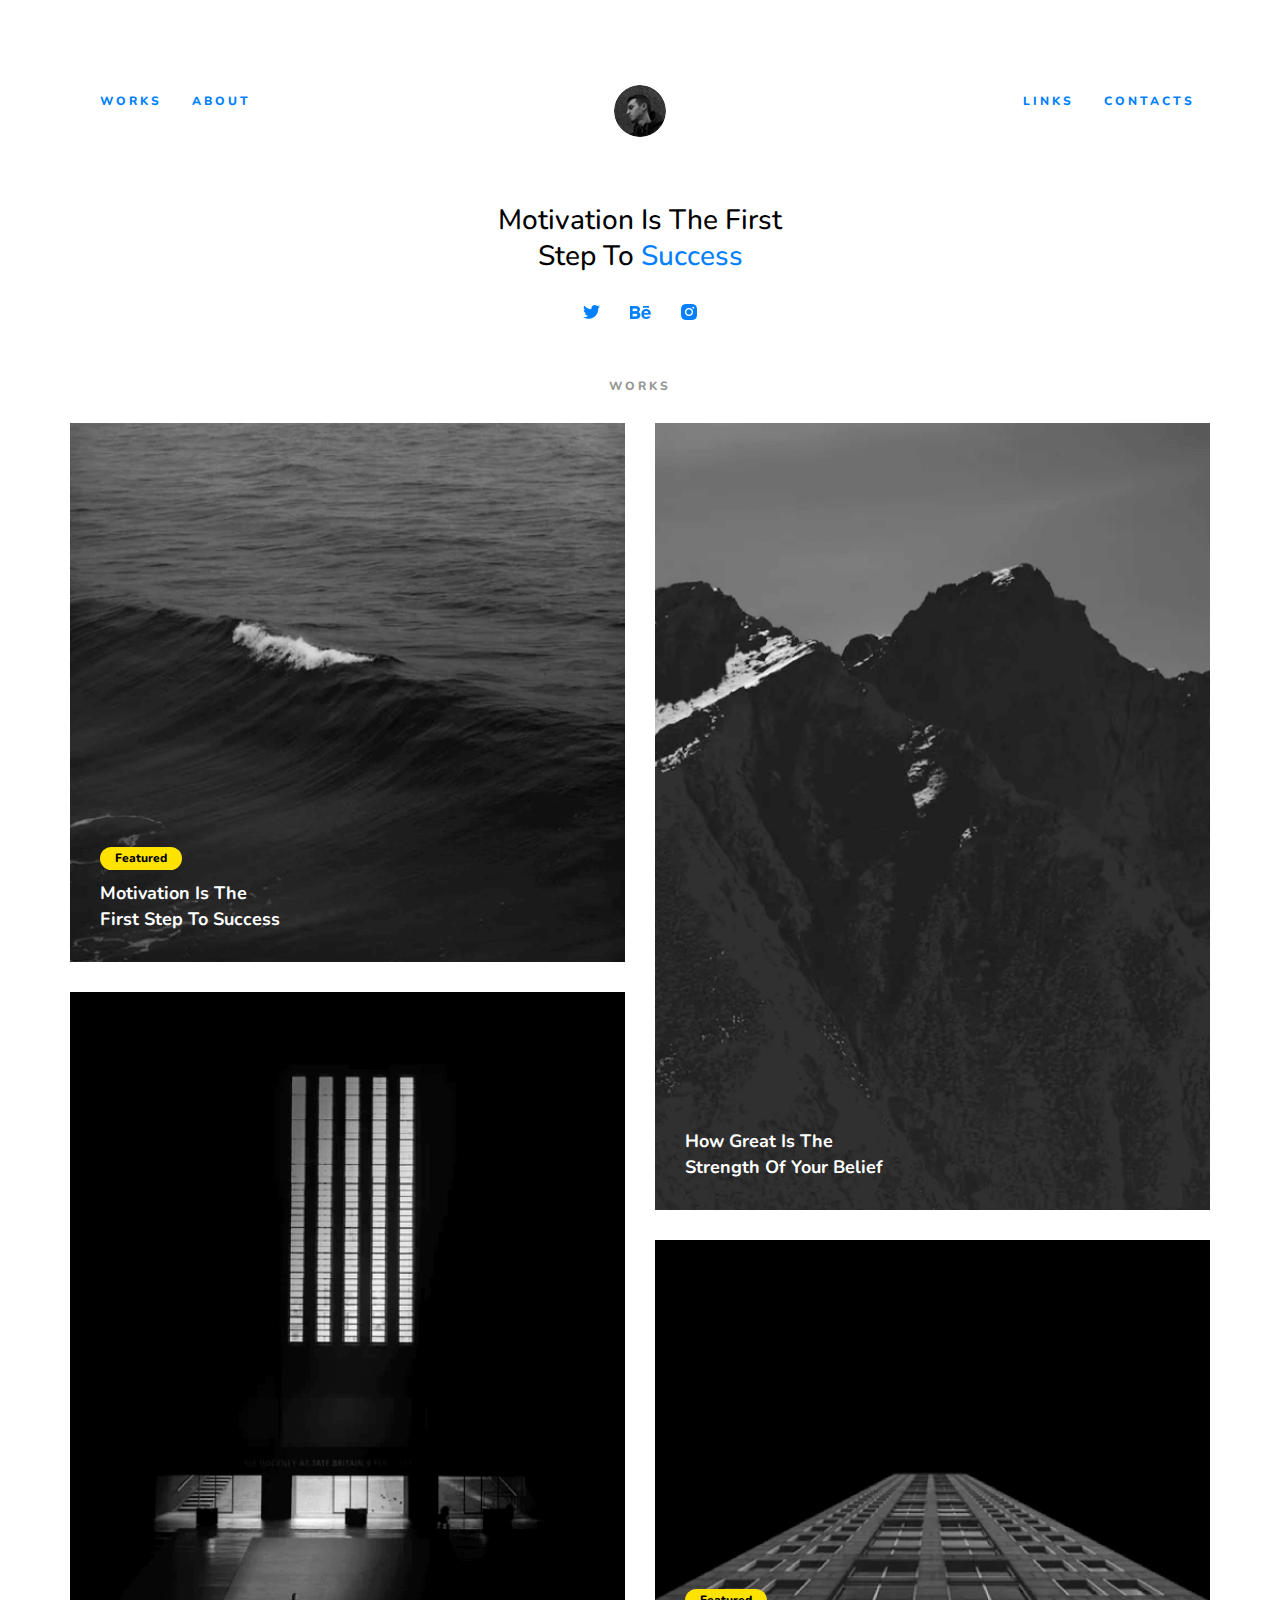
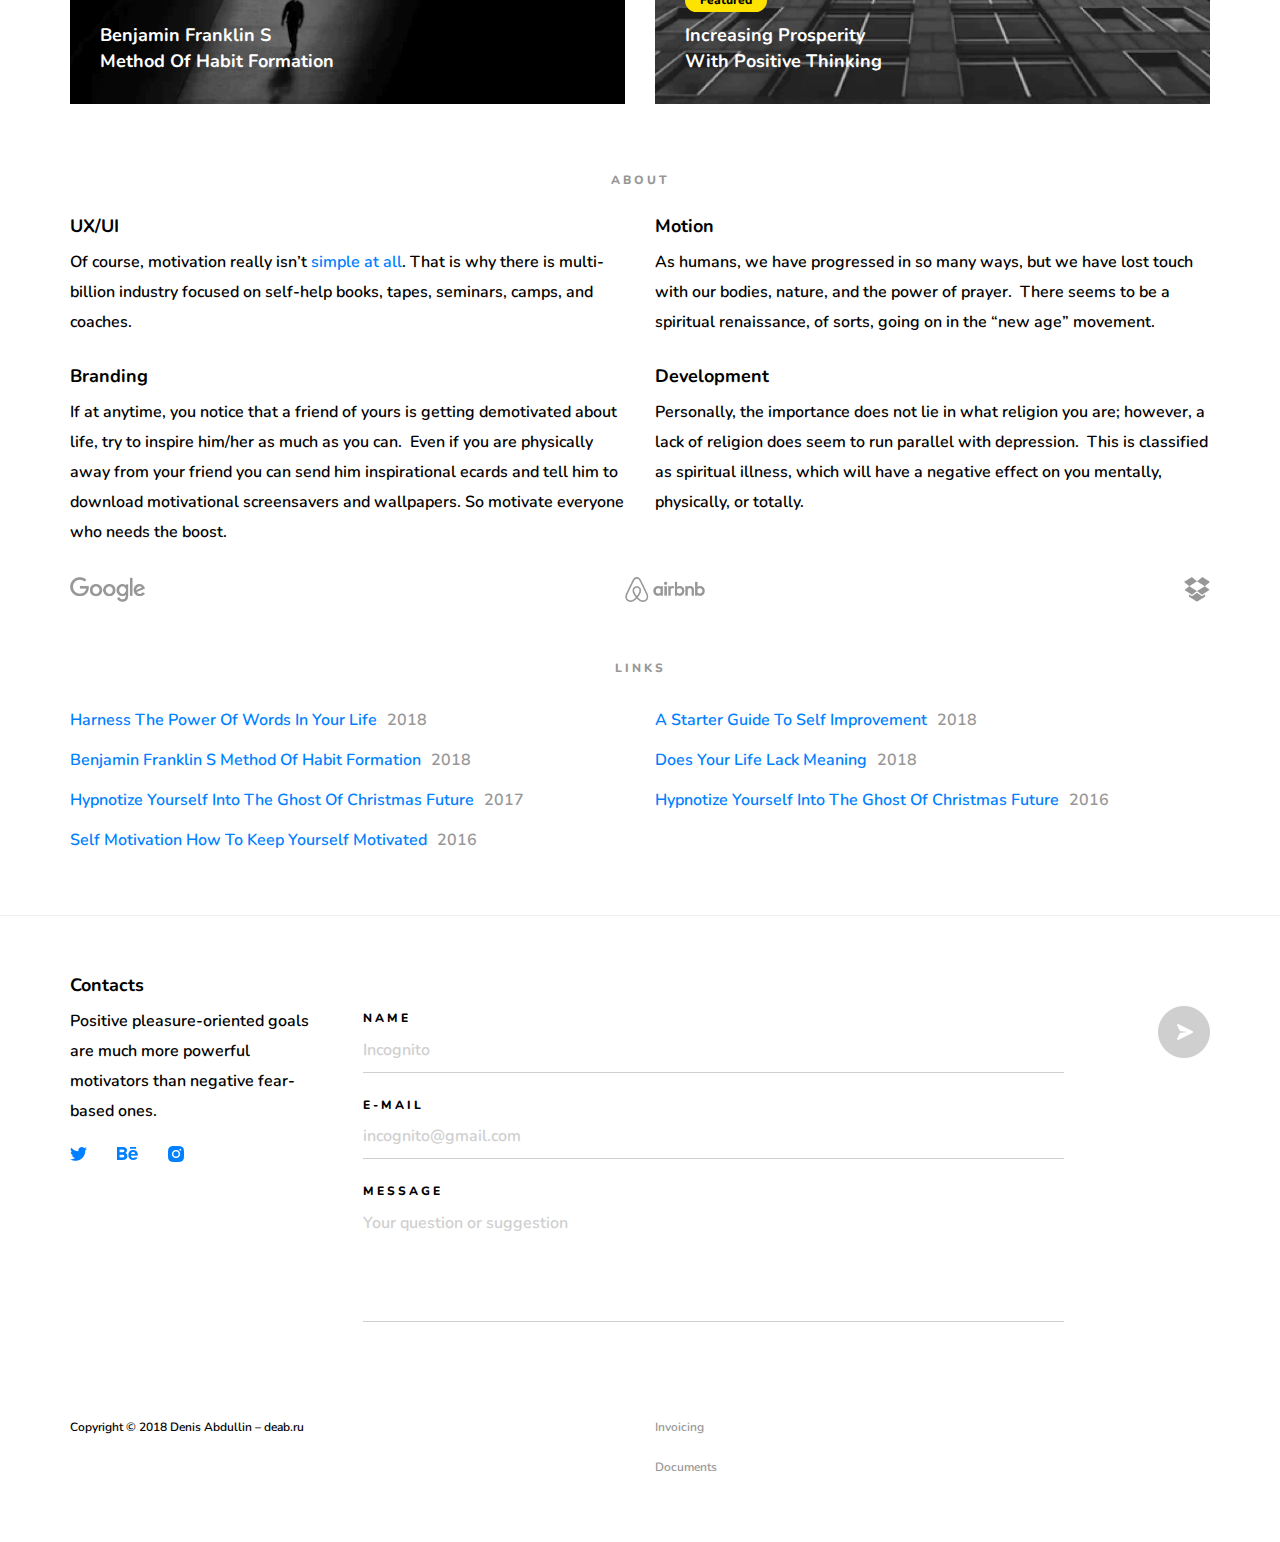
<file: vitalik-koshkin/index.html>
<!DOCTYPE html>
<html lang="en">
<head>
    <meta charset="utf-8">
    <meta http-equiv="X-UA-Compatible" content="IE=edge">
    <meta name="viewport" content="width=device-width, initial-scale=1">

    <title>Denis Abdullin</title>

    <!-- Latest compiled and minified CSS -->
    <link rel="stylesheet" href="css/bootstrap.min.css">
    <link rel="stylesheet" href="css/bootstrap-theme.min.css">

    <!-- jQuery -->
    <script src="js/jquery-3.4.1.min.js"></script>

    <!-- Latest compiled and minified JavaScript -->
    <script src="https://maxcdn.bootstrapcdn.com/bootstrap/3.3.7/js/bootstrap.min.js"></script>

    <link href="https://fonts.googleapis.com/css?family=Nunito:600,700,800" rel="stylesheet">

    <link rel="stylesheet" href="css/style.css">

    <!-- HTML5 shim and Respond.js for IE8 support of HTML5 elements and media queries -->
    <!-- WARNING: Respond.js doesn't work if you view the page via file:// -->
    <!--[if lt IE 9]>
    <script src="https://oss.maxcdn.com/html5shiv/3.7.3/html5shiv.min.js"></script>
    <script src="https://oss.maxcdn.com/respond/1.4.2/respond.min.js"></script>
    <![endif]-->
</head>
<body>

<header class="header">
    <div class="container">

        <nav class="navbar navbar-default">
            <!-- Brand and toggle get grouped for better mobile display -->
            <div class="navbar-header">
                <button type="button" class="navbar-toggle collapsed" data-toggle="collapse" data-target="#main-menu" aria-expanded="false">
                    <span class="sr-only">Toggle navigation</span>
                    <span class="icon-bar"></span>
                    <span class="icon-bar"></span>
                </button>
            </div>

            <!-- Collect the nav links, forms, and other content for toggling -->
            <div class="collapse navbar-collapse" id="main-menu">
                <ul class="nav navbar-nav ">
                    <li><a href="#works">Works</a></li>
                    <li><a href="#about">About</a></li>
                </ul>

                <ul class="nav navbar-nav navbar-right">
                    <li><a href="#links">Links</a></li>
                    <li><a href="#contacts">Contacts</a></li>
                </ul>
            </div><!-- /.navbar-collapse -->
            <!-- /.container-fluid -->
        </nav>


        <div id="top-logo">
            <a href="/" class="header-logo">
                <img src="img/Avatar.png" alt="Denis Abdullin">
            </a>
        </div>
    </div>
</header>

<section id="head" class="hero text-center">
    <div class="container">
        <h1>Motivation Is The First<br>Step To <span>Success</span></h1>
        <ul class="social-list">
            <li><a data-checknum="15" href="https://www.facebook.com/readmirecom/"><img src="img/twitter.png" alt="twitter"></a></li>
            <li><a data-checknum="0" href="https://readmire.com/"><img src="img/behance.png" alt="behance"></a></li>
            <li><a data-checknum="42" href="https://www.instagram.com/readmirecom/"><img src="img/instagram.png" alt="instagram"></a></li>
        </ul>
    </div>
</section>

<section id="works" class="works">
    <div class="container">
        <h2>Works</h2>
        <div class="row">
            <div class="col-xs-12 col-sm-6">
                <figure class="works-item">
                    <img src="img/Photo.png" alt="Motivation Is The First Step To Success">
                    <figcaption class="works-item_text">
                        <span>Featured</span>
                        <h3>
                            <a href="#nolink">Motivation Is The<br>First Step To Success</a>
                        </h3>
                    </figcaption>
                </figure>
                <figure class="works-item">
                    <img src="img/Photo3.png" alt="Benjamin Franklin S Method Of Habit Formation">
                    <figcaption class="works-item_text">
                        <h3>
                            <a href="#nolink">Benjamin Franklin S<br>Method Of Habit Formation</a>
                        </h3>
                    </figcaption>
                </figure>
            </div>
            <div class="col-xs-12 col-sm-6">
                <figure class="works-item">
                    <img src="img/Photo2.png" alt="How Great Is The Strength Of Your Belief">
                    <figcaption class="works-item_text">
                        <h3>
                            <a href="#nolink">How Great Is The<br>Strength Of Your Belief</a>
                        </h3>
                    </figcaption>
                </figure>
                <figure class="works-item">
                    <img src="img/Photo4.png" alt="Increasing Prosperity With Positive Thinking">
                    <figcaption class="works-item_text">
                        <span>Featured</span>
                        <h3>
                            <a href="#nolink">Increasing Prosperity<br>With Positive Thinking</a>
                        </h3>
                    </figcaption>
                </figure>
            </div>
        </div>
    </div>
</section>

<section id="about" class="about">
    <div class="container">
        <h2>About</h2>
        <div class="row">
            <div class="col-xs-12 col-sm-6">
                <div class="about-item">
                    <h4>UX/UI</h4>
                    <p>Of course, motivation really isn’t <a href="#nolink">simple at all</a>.
                        That is why there is multi-billion industry focused on self-help books, tapes, seminars, camps, and coaches.</p>
                </div>
            </div>
            <div class="col-xs-12 col-sm-6">
                <div class="about-item">
                    <h4>Motion</h4>
                    <p>As humans, we have progressed in so many ways, but we have lost touch with our bodies, nature, and the power of prayer.&nbsp;
                        There seems to be a spiritual renaissance, of sorts, going on in the “new age” movement.
                    </p>
                </div>
            </div>
            <div class="col-xs-12 col-sm-6">
                <div class="about-item">
                    <h4>Branding</h4>
                    <p>If at anytime, you notice that a friend of yours is getting demotivated about life, try to inspire him/her as much as you can.&nbsp;
                        Even if you are physically away from your friend you can send him inspirational ecards and tell him to download motivational screensavers and wallpapers.
                        So motivate everyone who needs the boost.
                    </p>
                </div>
            </div>
            <div class="col-xs-12 col-sm-6">
                <div class="about-item">
                    <h4>Development</h4>
                    <p>Personally, the importance does not lie in what religion you are; however, a lack of religion does seem to run parallel with depression.&nbsp;
                        This is classified as spiritual illness, which will have a negative effect on you mentally, physically, or totally.
                    </p>
                </div>
            </div>
        </div>
        <div class="about-brands">
            <ul>
                <li><img src="img/Google.png" alt="google"></li>
                <li><img src="img/Airbnb.png" alt="airbnb"></li>
                <li><img src="img/Dropbox.png" alt="dropbox"></li>
            </ul>
        </div>
    </div>
</section>

<section id="links" class="links">
    <div class="container">
        <h2>Links</h2>
        <div class="row">
            <div class="col-xs-12 col-md-6">
                <p><a href="#nolink">Harness The Power Of Words In Your Life</a><span>2018</span></p>
            </div>
            <div class="col-xs-12 col-md-6">
                <p><a href="#nolink">A Starter Guide To Self Improvement</a><span>2018</span></p>
            </div>
        </div>
        <div class="row">
            <div class="col-xs-12 col-md-6">
                <p><a href="#nolink">Benjamin Franklin S Method Of Habit Formation</a><span>2018</span></p>
            </div>
            <div class="col-xs-12 col-md-6">
                <p><a href="#nolink">Does Your Life Lack Meaning</a><span>2018</span></p>
            </div>
        </div>
        <div class="row">
            <div class="col-xs-12 col-md-6">
                <p><a href="#nolink">Hypnotize Yourself Into The Ghost Of Christmas Future</a><span>2017</span></p>
            </div>
            <div class="col-xs-12 col-md-6">
                <p><a href="#nolink">Hypnotize Yourself Into The Ghost Of Christmas Future</a><span>2016</span></p>
            </div>
        </div>
        <div class="row">
            <div class="col-xs-12 col-md-6">
                <p><a href="#nolink">Self Motivation How To Keep Yourself Motivated</a><span>2016</span></p>
            </div>
        </div>
    </div>
</section>

<footer id="contacts" class="contacts">
    <div class="container">
        <div class="contacts-top">
            <div class="row">
                <div class="col-xs-12">
                    <h4>Contacts</h4>
                </div>
            </div>
            <div class="row">
                <div class="col-xs-12 col-sm-4 col-md-3">
                    <p>Positive pleasure-oriented goals are much more powerful motivators than negative fear-based ones.</p>
                    <ul class="social-list">
                        <li><a href="#nolink"><img src="img/twitter.png" alt="twitter"></a></li>
                        <li><a href="#nolink"><img src="img/behance.png" alt="behance"></a></li>
                        <li><a href="#nolink"><img src="img/instagram.png" alt="instagram"></a></li>
                    </ul>
                </div>
                <div class="col-xs-12 col-sm-8 col-md-9">
                    <form class="contacts-form" method="post">
                        <div class="row">
                            <div class="col-xs-12 col-sm-10">
                                <label>
                                    <span>Name</span>
                                    <input type="text" name="name" placeholder="Incognito" required>
                                </label>
                                <label>
                                    <span>E-Mail</span>
                                    <input type="email" name="email" placeholder="incognito@gmail.com" required>
                                </label>
                                <label>
                                    <span>Message</span>
                                    <textarea name="text" placeholder="Your question or suggestion"></textarea>
                                </label>
                            </div>
                            <div class="col-xs-12 col-sm-2 text-right">
                                <button type="submit">
                                    <img src="img/Button.png" alt="submit">
                                </button>
                            </div>
                        </div>
                    </form>
                </div>
            </div>
        </div>

        <div class="contacts-bottom">
            <div class="row">
                <div class="col-xs-12 col-sm-6">
                    <p>Copyright &copy; 2018 Denis Abdullin – deab.ru</p>
                </div>
                <div class="col-xs-12 col-sm-6">
                    <div class="contacts-link">
                        <p><a href="#nolink">Invoicing</a></p>
                        <p><a href="#nolink">Documents</a></p>
                    </div>
                </div>
            </div>
        </div>
    </div>
</footer>
<script scr="js/main.js"></script>
</body>
</html>
</file>
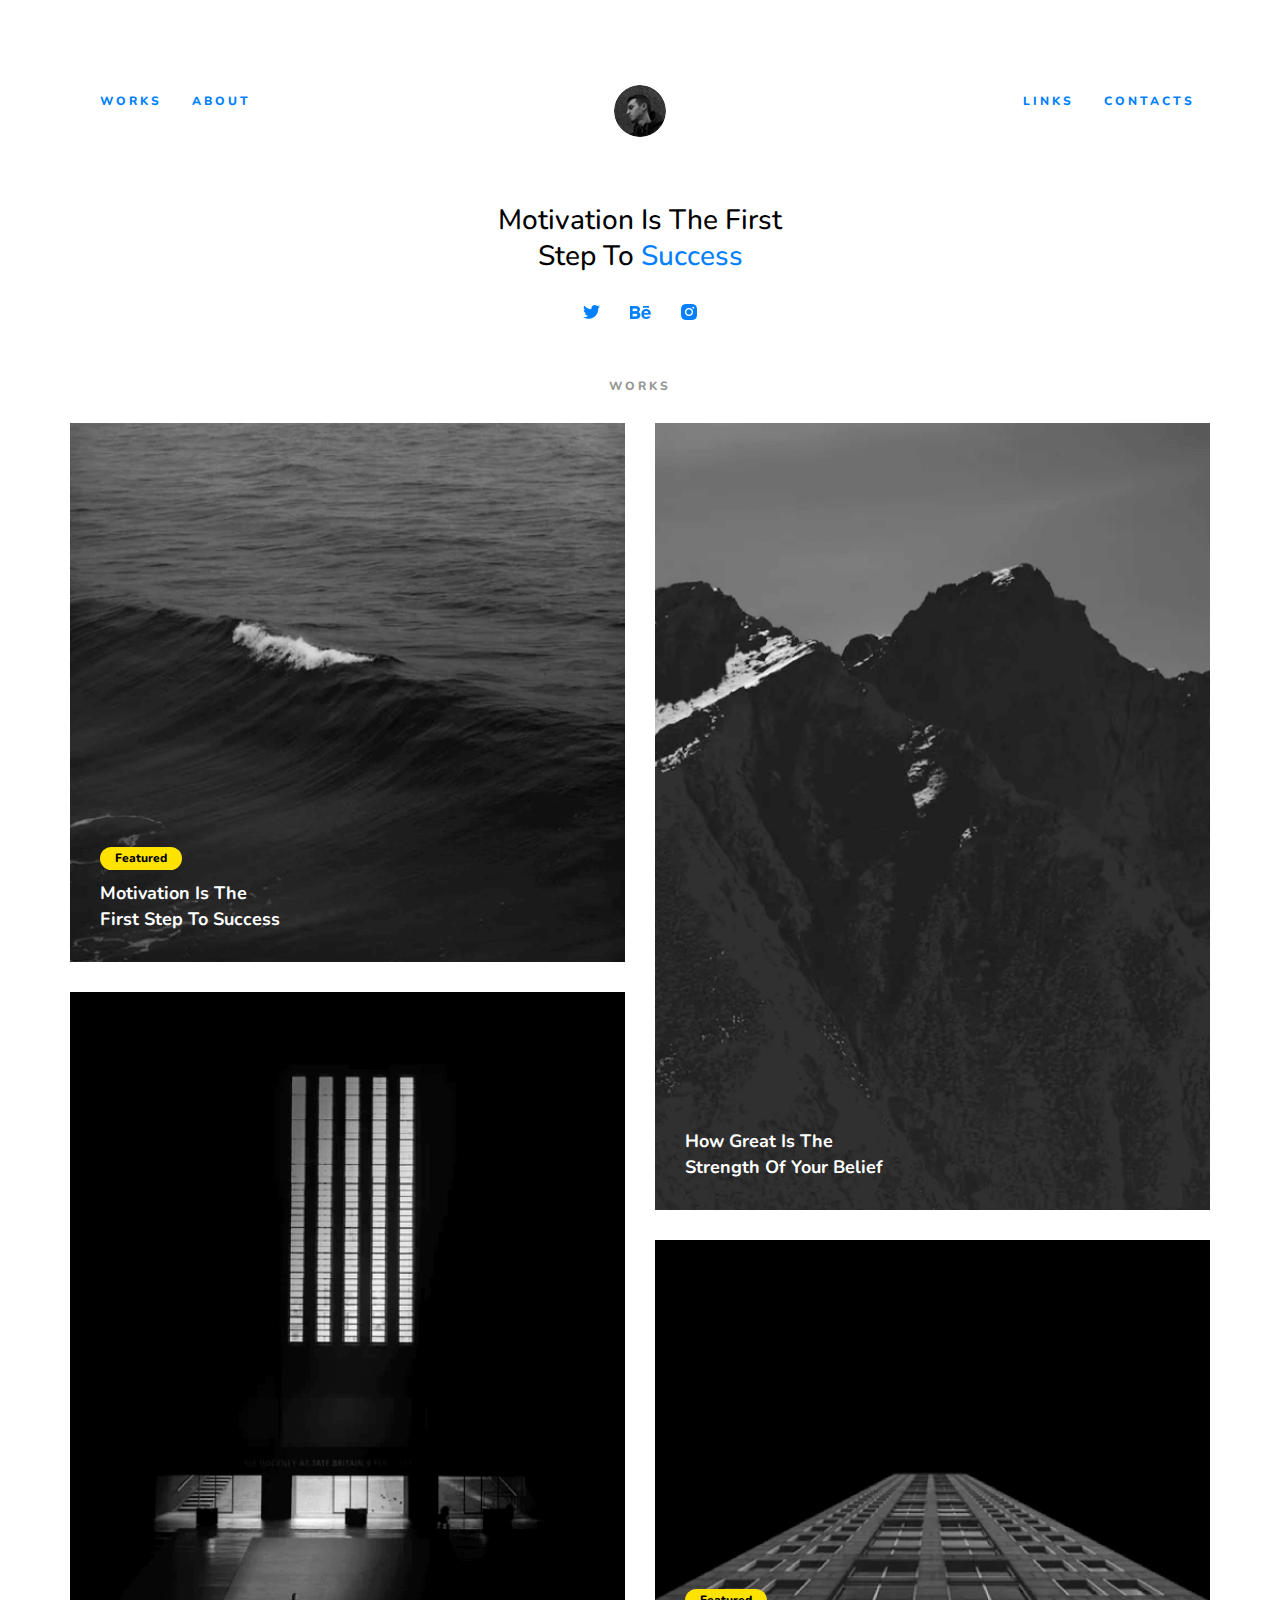
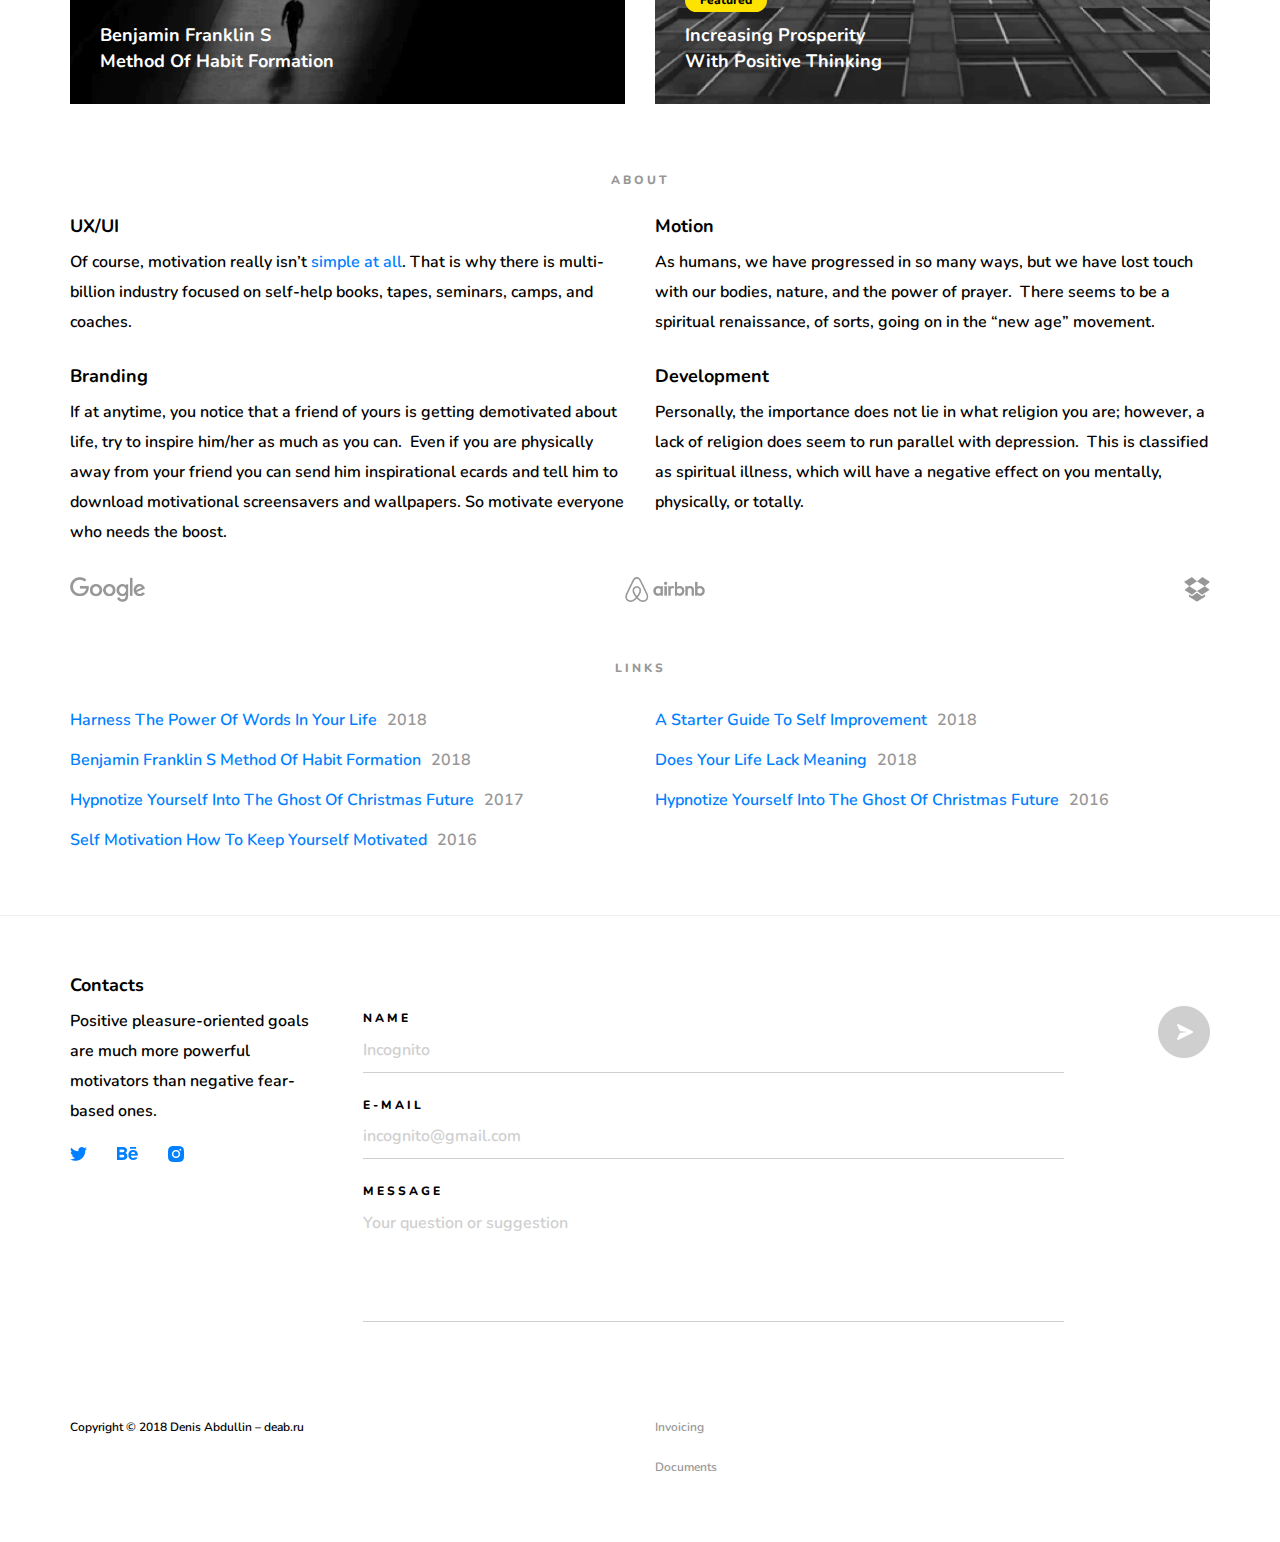
<file: liza-tsapik-pr/liza-tsapik/index.html>
<!DOCTYPE html>
<html lang="en">
<head>
    <meta charset="utf-8">
    <meta http-equiv="X-UA-Compatible" content="IE=edge">
    <meta name="viewport" content="width=device-width, initial-scale=1">

    <title>Denis Abdullin</title>

    <!-- Latest compiled and minified CSS -->
    <link rel="stylesheet" href="css/bootstrap.min.css">
    <link rel="stylesheet" href="css/bootstrap-theme.min.css">

    <!-- jQuery -->
    <script src="js/jquery-3.4.1.min.js"></script>

    <!-- Latest compiled and minified JavaScript -->
    <script src="https://maxcdn.bootstrapcdn.com/bootstrap/3.3.7/js/bootstrap.min.js"></script>

    <link href="https://fonts.googleapis.com/css?family=Nunito:600,700,800" rel="stylesheet">

    <link rel="stylesheet" href="css/style.css">

    <!-- HTML5 shim and Respond.js for IE8 support of HTML5 elements and media queries -->
    <!-- WARNING: Respond.js doesn't work if you view the page via file:// -->
    <!--[if lt IE 9]>
    <script src="https://oss.maxcdn.com/html5shiv/3.7.3/html5shiv.min.js"></script>
    <script src="https://oss.maxcdn.com/respond/1.4.2/respond.min.js"></script>
    <![endif]-->
    <script src="js/index.js"></script>
</head>
<body>

<header class="header">
    <div class="container">

        <nav class="navbar navbar-default">
            <!-- Brand and toggle get grouped for better mobile display -->
            <div class="navbar-header">
                <button type="button" class="navbar-toggle collapsed" data-toggle="collapse" data-target="#main-menu" aria-expanded="false">
                    <span class="sr-only">Toggle navigation</span>
                    <span class="icon-bar"></span>
                    <span class="icon-bar"></span>
                </button>
            </div>

            <!-- Collect the nav links, forms, and other content for toggling -->
            <div class="collapse navbar-collapse" id="main-menu">
                <ul class="nav navbar-nav ">
                    <li><a href="#works">Works</a></li>
                    <li><a href="#about">About</a></li>
                </ul>

                <ul class="nav navbar-nav navbar-right">
                    <li><a href="#links">Links</a></li>
                    <li><a href="#contacts">Contacts</a></li>
                </ul>
            </div><!-- /.navbar-collapse -->
            <!-- /.container-fluid -->
        </nav>


        <div id="top-logo">
            <a href="/" class="header-logo">
                <img src="img/Avatar.png" alt="Denis Abdullin">
            </a>
        </div>
    </div>
</header>

<section id="head" class="hero text-center">
    <div class="container">
        <h1>Motivation Is The First<br>Step To <span>Success</span></h1>
        <ul class="social-list">
            <li><a data-checknum="15" href="https://www.facebook.com/readmirecom/"><img src="img/twitter.png" alt="twitter"></a></li>
            <li><a data-checknum="0" href="https://readmire.com/"><img src="img/behance.png" alt="behance"></a></li>
            <li><a data-checknum="42" href="https://www.instagram.com/readmirecom/"><img src="img/instagram.png" alt="instagram"></a></li>
        </ul>
    </div>
</section>

<section id="works" class="works">
    <div class="container">
        <h2>Works</h2>
        <div class="row">
            <div class="col-xs-12 col-sm-6">
                <figure class="works-item">
                    <img src="img/Photo.png" alt="Motivation Is The First Step To Success">
                    <figcaption class="works-item_text">
                        <span>Featured</span>
                        <h3>
                            <a href="#nolink">Motivation Is The<br>First Step To Success</a>
                        </h3>
                    </figcaption>
                </figure>
                <figure class="works-item">
                    <img src="img/Photo3.png" alt="Benjamin Franklin S Method Of Habit Formation">
                    <figcaption class="works-item_text">
                        <h3>
                            <a href="#nolink">Benjamin Franklin S<br>Method Of Habit Formation</a>
                        </h3>
                    </figcaption>
                </figure>
            </div>
            <div class="col-xs-12 col-sm-6">
                <figure class="works-item">
                    <img src="img/Photo2.png" alt="How Great Is The Strength Of Your Belief">
                    <figcaption class="works-item_text">
                        <h3>
                            <a href="#nolink">How Great Is The<br>Strength Of Your Belief</a>
                        </h3>
                    </figcaption>
                </figure>
                <figure class="works-item">
                    <img src="img/Photo4.png" alt="Increasing Prosperity With Positive Thinking">
                    <figcaption class="works-item_text">
                        <span>Featured</span>
                        <h3>
                            <a href="#nolink">Increasing Prosperity<br>With Positive Thinking</a>
                        </h3>
                    </figcaption>
                </figure>
            </div>
        </div>
    </div>
</section>

<section id="about" class="about">
    <div class="container">
        <h2>About</h2>
        <div class="row">
            <div class="col-xs-12 col-sm-6">
                <div class="about-item">
                    <h4>UX/UI</h4>
                    <p>Of course, motivation really isn’t <a href="#nolink">simple at all</a>.
                        That is why there is multi-billion industry focused on self-help books, tapes, seminars, camps, and coaches.</p>
                </div>
            </div>
            <div class="col-xs-12 col-sm-6">
                <div class="about-item">
                    <h4>Motion</h4>
                    <p>As humans, we have progressed in so many ways, but we have lost touch with our bodies, nature, and the power of prayer.&nbsp;
                        There seems to be a spiritual renaissance, of sorts, going on in the “new age” movement.
                    </p>
                </div>
            </div>
            <div class="col-xs-12 col-sm-6">
                <div class="about-item">
                    <h4>Branding</h4>
                    <p>If at anytime, you notice that a friend of yours is getting demotivated about life, try to inspire him/her as much as you can.&nbsp;
                        Even if you are physically away from your friend you can send him inspirational ecards and tell him to download motivational screensavers and wallpapers.
                        So motivate everyone who needs the boost.
                    </p>
                </div>
            </div>
            <div class="col-xs-12 col-sm-6">
                <div class="about-item">
                    <h4>Development</h4>
                    <p>Personally, the importance does not lie in what religion you are; however, a lack of religion does seem to run parallel with depression.&nbsp;
                        This is classified as spiritual illness, which will have a negative effect on you mentally, physically, or totally.
                    </p>
                </div>
            </div>
        </div>
        <div class="about-brands">
            <ul>
                <li><img src="img/Google.png" alt="google"></li>
                <li><img src="img/Airbnb.png" alt="airbnb"></li>
                <li><img src="img/Dropbox.png" alt="dropbox"></li>
            </ul>
        </div>
    </div>
</section>

<section id="links" class="links">
    <div class="container">
        <h2>Links</h2>
        <div class="row">
            <div class="col-xs-12 col-md-6">
                <p><a href="#nolink">Harness The Power Of Words In Your Life</a><span>2018</span></p>
            </div>
            <div class="col-xs-12 col-md-6">
                <p><a href="#nolink">A Starter Guide To Self Improvement</a><span>2018</span></p>
            </div>
        </div>
        <div class="row">
            <div class="col-xs-12 col-md-6">
                <p><a href="#nolink">Benjamin Franklin S Method Of Habit Formation</a><span>2018</span></p>
            </div>
            <div class="col-xs-12 col-md-6">
                <p><a href="#nolink">Does Your Life Lack Meaning</a><span>2018</span></p>
            </div>
        </div>
        <div class="row">
            <div class="col-xs-12 col-md-6">
                <p><a href="#nolink">Hypnotize Yourself Into The Ghost Of Christmas Future</a><span>2017</span></p>
            </div>
            <div class="col-xs-12 col-md-6">
                <p><a href="#nolink">Hypnotize Yourself Into The Ghost Of Christmas Future</a><span>2016</span></p>
            </div>
        </div>
        <div class="row">
            <div class="col-xs-12 col-md-6">
                <p><a href="#nolink">Self Motivation How To Keep Yourself Motivated</a><span>2016</span></p>
            </div>
        </div>
    </div>
</section>

<footer id="contacts" class="contacts">
    <div class="container">
        <div class="contacts-top">
            <div class="row">
                <div class="col-xs-12">
                    <h4>Contacts</h4>
                </div>
            </div>
            <div class="row">
                <div class="col-xs-12 col-sm-4 col-md-3">
                    <p>Positive pleasure-oriented goals are much more powerful motivators than negative fear-based ones.</p>
                    <ul class="social-list">
                        <li><a href="#nolink"><img src="img/twitter.png" alt="twitter"></a></li>
                        <li><a href="#nolink"><img src="img/behance.png" alt="behance"></a></li>
                        <li><a href="#nolink"><img src="img/instagram.png" alt="instagram"></a></li>
                    </ul>
                </div>
                <div class="col-xs-12 col-sm-8 col-md-9">
                    <form class="contacts-form" method="post">
                        <div class="row">
                            <div class="col-xs-12 col-sm-10">
                                <label>
                                    <span>Name</span>
                                    <input type="text" name="name" placeholder="Incognito" required>
                                </label>
                                <label>
                                    <span>E-Mail</span>
                                    <input type="email" name="email" placeholder="incognito@gmail.com" required>
                                </label>
                                <label>
                                    <span>Message</span>
                                    <textarea name="text" placeholder="Your question or suggestion"></textarea>
                                </label>
                            </div>
                            <div class="col-xs-12 col-sm-2 text-right">
                                <button type="submit">
                                    <img src="img/Button.png" alt="submit">
                                </button>
                            </div>
                        </div>
                    </form>
                </div>
            </div>
        </div>

        <div class="contacts-bottom">
            <div class="row">
                <div class="col-xs-12 col-sm-6">
                    <p>Copyright &copy; 2018 Denis Abdullin – deab.ru</p>
                </div>
                <div class="col-xs-12 col-sm-6">
                    <div class="contacts-link">
                        <p><a href="#nolink">Invoicing</a></p>
                        <p><a href="#nolink">Documents</a></p>
                    </div>
                </div>
            </div>
        </div>
    </div>
</footer>

</body>
</html>
</file>
<file: base-project/css/style.css>
/* reset */
html {
    font-family: sans-serif;
    -webkit-box-sizing: border-box;
    box-sizing: border-box;
}

*,
*::before,
*::after {
    -webkit-box-sizing: inherit;
    box-sizing: inherit;
}

html,
body {
    width: 100%;
    height: 100%;
}

body {
    -webkit-font-smoothing: antialiased;
    -moz-osx-font-smoothing: grayscale;
    text-rendering: optimizeSpeed;
}

html,
body,
ol,
ul,
li,
h1,
h2,
h3,
h4,
h5,
h6,
p,
figure {
    margin: 0;
    padding: 0;
}

ul li,
ol li {
    list-style: none;
}

a,
a:hover,
a:focus,
a:active {
    text-decoration: none;
}

a:focus {
    outline: 0;
}

img,
button,
input,
button {
    border: 0;
}

button {
    background-color: transparent;
    padding: 0;
    cursor: pointer;
}

input,
textarea,
button {
    outline: none;
}

/* general */
body {
    color: #000000;
    font-size: 16px;
    font-family: 'Nunito', Helvetica, Arial, sans-serif;
    font-weight: 600;
    background-color: #ffffff;
}

h1 {
    font-size: 28px;
    line-height: 36px;
    margin-bottom: 30px;
}

h2 {
    font-size: 12px;
    color: #979797;
    text-transform: uppercase;
    letter-spacing: 3px;
    margin-bottom: 30px;
    font-weight: 800;
    text-align: center;
}

h3 {
    color: #ffffff;
    font-weight: 700;
    font-size: 18px;
    line-height: 26px;
}

h4 {
    font-size: 18px;
    margin-bottom: 10px;
    color: #000000;
    font-weight: 700;
}

a {
    color: #007fff;
}

p {
    font-weight: 600;
    line-height: 30px;
}

section {
    margin-bottom: 60px;
}

.container {
    position: relative;
}

button.burger {
    display: block;
    position: absolute;
    top: 20px;
    left: 15px;
    height: 11px;
    width: 20px;
}

button.burger:before, button.burger:after {
    content: '';
    display: block;
    position: absolute;
    left: 0;
    width: 100%;
    height: 3px;
    background-color: #007fff;
    border-radius: 2px;
}

button.burger:before {
    top: 0;
}

button.burger:after {
    bottom: 0;
}

.social-list {
    font-size: 0;
}

.social-list li {
    display: inline-block;
    margin: 0 15px;
}

.social-list li a {
    display: inline-block;
}

/* header */
.header {
    margin-top: 60px;
    margin-bottom: 60px;
    position: relative;
}

.header-logo {
    display: inline-block;
}

.header-logo img {
    display: inline-block;
    width: 52px;
    height: 52px;
    border-radius: 50%;
    -o-object-fit: cover;
    object-fit: cover;
}

.header-nav ul {
    font-size: 0;
}

.header-nav ul li {
    display: inline-block;
}

.header-nav ul li a {
    font-size: 12px;
    text-transform: uppercase;
    font-weight: 800;
    letter-spacing: 3px;
    line-height: 52px;
}

.header-nav_left ul li {
    margin-right: 70px;
}

.header-nav_left ul li:last-child {
    margin-right: 0;
}

.header-nav_right ul li {
    margin-left: 70px;
}

.header-nav_right ul li:first-child {
    margin-left: 0;
}

/* hero */
.hero h1 span {
    color: #007fff;
}

/* works */
.works {
    margin-bottom: 40px;
}

.works-item {
    display: block;
    width: 100%;
    position: relative;
    margin-bottom: 30px;
    overflow: hidden;
}

.works-item img {
    display: block;
    width: 100%;
    -o-object-fit: cover;
    object-fit: cover;
    -webkit-transition: -webkit-transform 250ms ease;
    transition: -webkit-transform 250ms ease;
    -o-transition: transform 250ms ease;
    transition: transform 250ms ease;
    transition: transform 250ms ease, -webkit-transform 250ms ease;
}

.works-item_text {
    position: absolute;
    left: 30px;
    right: 30px;
    bottom: 30px;
}

.works-item_text span {
    display: inline-block;
    color: #000000;
    background-color: #ffe300;
    padding: 3px 15px;
    font-weight: 800;
    font-size: 12px;
    border-radius: 15px;
    margin-bottom: 10px;
}

.works-item h3 a {
    color: #ffffff;
    font-weight: 700;
    font-size: 18px;
    line-height: 26px;
}

.works-item:hover img {
    -webkit-transform: scale(1.1);
    -ms-transform: scale(1.1);
    transform: scale(1.1);
}

/* about */
.about-item {
    margin-bottom: 30px;
}

.about-item input[type=checkbox] {
    display: none;
}

.about-item input[type=checkbox]:checked + span {
    opacity: 1;
    visibility: visible;
    font-size: 16px;
}

.about-item input[type=checkbox]:checked + span + label:after {
    content: 'less';
}

.about-item label {
    display: inline;
    margin-bottom: 0;
    font-weight: normal;
    color: #007fff;
}

.about-item label:after {
    display: inline-block;
    content: 'more...';
}

.about-item span {
    opacity: 0;
    visibility: hidden;
    font-size: 0;
}

.about-item h4 {
    cursor: pointer;
}

.about-brands ul {
    display: -webkit-box;
    display: -ms-flexbox;
    display: flex;
    -webkit-box-pack: justify;
    -ms-flex-pack: justify;
    justify-content: space-between;
    -webkit-box-align: center;
    -ms-flex-align: center;
    align-items: center;
    -ms-flex-wrap: wrap;
    flex-wrap: wrap;
}

.about-brands ul li img {
    display: block;
    max-height: 25px;
    -o-object-fit: cover;
    object-fit: cover;
}

/* links */
.links {
    margin-bottom: 50px;
}

.links p {
    margin-bottom: 10px;
}

.links p a {
    line-height: 30px;
}

.links p span {
    color: #979797;
    margin-left: 10px;
}

/* footer */
.contacts {
    padding-top: 60px;
    border-top: 1px solid #ededed;
}

.contacts-top {
    margin-bottom: 60px;
}

.contacts .social-list {
    margin-top: 20px;
    margin-bottom: 60px;
}

.contacts .social-list li {
    margin-left: 0;
    margin-right: 30px;
}

.contacts-form label {
    display: block;
    margin-bottom: 20px;
}

.contacts-form label:last-child {
    margin-bottom: 30px;
}

.contacts-form span {
    font-size: 12px;
    text-transform: uppercase;
    letter-spacing: 3px;
    font-weight: 800;
    margin-bottom: 5px;
}

.contacts-form input,
.contacts-form textarea {
    display: block;
    width: 100%;
    font-weight: 600;
    padding: 10px 0;
    border-bottom: 1px solid #cfcfcf;
}

.contacts-form input::-webkit-input-placeholder,
.contacts-form textarea::-webkit-input-placeholder {
    color: #cfcfcf;
}

.contacts-form input::-moz-placeholder,
.contacts-form textarea::-moz-placeholder {
    color: #cfcfcf;
}

.contacts-form input:-ms-input-placeholder,
.contacts-form textarea:-ms-input-placeholder {
    color: #cfcfcf;
}

.contacts-form input:-moz-placeholder,
.contacts-form textarea:-moz-placeholder {
    color: #cfcfcf;
}

.contacts-form textarea {
    height: 120px;
    border: none;
    border-bottom: 1px solid #cfcfcf;
    resize: none;
}

.contacts-bottom {
    margin-bottom: 60px;
}

.contacts-bottom p {
    font-size: 12px;
    line-height: 30px;
    margin-bottom: 10px;
}

.contacts-link {
    display: -webkit-box;
    display: -ms-flexbox;
    display: flex;
    -webkit-box-orient: vertical;
    -webkit-box-direction: normal;
    -ms-flex-direction: column;
    flex-direction: column;
}

.contacts-link p:last-child {
    margin-bottom: 0;
}

.contacts-link p a {
    display: inline-block;
    font-size: 12px;
    color: #979797;
    line-height: 30px;
}

.navbar-default {
    background: none;
    border: none;
    box-shadow: none;
    margin: 0;
    padding: 0;
}


.navbar-default .navbar-nav > li > a {
    font-size: 12px;
    text-transform: uppercase;
    font-weight: 800;
    letter-spacing: 3px;
    line-height: 52px;

    color: #007fff;
}

.navbar-default .navbar-toggle {
    float: left;
    border: none;
}


.navbar-default .navbar-toggle .icon-bar {
    background-color: #007fff;
}


#top-logo {
    display: inline-block;
    position: absolute;
    bottom: 5px;
    left: 50%;
    margin-left: -26px;
}
</file>
<file: dimarogkov/css/style.css>
/* reset */
html {
    font-family: sans-serif;
    -webkit-box-sizing: border-box;
    box-sizing: border-box;
}

*,
*::before,
*::after {
    -webkit-box-sizing: inherit;
    box-sizing: inherit;
}

html,
body {
    width: 100%;
    height: 100%;
}

body {
    -webkit-font-smoothing: antialiased;
    -moz-osx-font-smoothing: grayscale;
    text-rendering: optimizeSpeed;
}

html,
body,
ol,
ul,
li,
h1,
h2,
h3,
h4,
h5,
h6,
p,
figure {
    margin: 0;
    padding: 0;
}

ul li,
ol li {
    list-style: none;
}

a,
a:hover,
a:focus,
a:active {
    text-decoration: none;
}

a:focus {
    outline: 0;
}

img,
button,
input,
button {
    border: 0;
}

button {
    background-color: transparent;
    padding: 0;
    cursor: pointer;
}

input,
textarea,
button {
    outline: none;
}

/* general */
body {
    color: #000000;
    font-size: 16px;
    font-family: 'Nunito', Helvetica, Arial, sans-serif;
    font-weight: 600;
    background-color: #ffffff;
}

h1 {
    font-size: 28px;
    line-height: 36px;
    margin-bottom: 30px;
}

h2 {
    font-size: 12px;
    color: #979797;
    text-transform: uppercase;
    letter-spacing: 3px;
    margin-bottom: 30px;
    font-weight: 800;
    text-align: center;
}

h3 {
    color: #ffffff;
    font-weight: 700;
    font-size: 18px;
    line-height: 26px;
}

h4 {
    font-size: 18px;
    margin-bottom: 10px;
    color: #000000;
    font-weight: 700;
}

a {
    color: #007fff;
}

p {
    font-weight: 600;
    line-height: 30px;
}

section {
    margin-bottom: 60px;
}

.container {
    position: relative;
}

button.burger {
    display: block;
    position: absolute;
    top: 20px;
    left: 15px;
    height: 11px;
    width: 20px;
}

button.burger:before, button.burger:after {
    content: '';
    display: block;
    position: absolute;
    left: 0;
    width: 100%;
    height: 3px;
    background-color: #007fff;
    border-radius: 2px;
}

button.burger:before {
    top: 0;
}

button.burger:after {
    bottom: 0;
}

.social-list {
    font-size: 0;
}

.social-list li {
    display: inline-block;
    margin: 0 15px;
}

.social-list li a {
    display: inline-block;
}

/* header */
.header {
    margin-top: 60px;
    margin-bottom: 60px;
    position: relative;
}

.header-logo {
    display: inline-block;
}

.header-logo img {
    display: inline-block;
    width: 52px;
    height: 52px;
    border-radius: 50%;
    -o-object-fit: cover;
    object-fit: cover;
}

.header-nav ul {
    font-size: 0;
}

.header-nav ul li {
    display: inline-block;
}

.header-nav ul li a {
    font-size: 12px;
    text-transform: uppercase;
    font-weight: 800;
    letter-spacing: 3px;
    line-height: 52px;
}

.header-nav_left ul li {
    margin-right: 70px;
}

.header-nav_left ul li:last-child {
    margin-right: 0;
}

.header-nav_right ul li {
    margin-left: 70px;
}

.header-nav_right ul li:first-child {
    margin-left: 0;
}

/* hero */
.hero h1 span {
    color: #007fff;
}

/* works */
.works {
    margin-bottom: 40px;
}

.works-item {
    display: block;
    width: 100%;
    position: relative;
    margin-bottom: 30px;
    overflow: hidden;
}

.works-item img {
    display: block;
    width: 100%;
    -o-object-fit: cover;
    object-fit: cover;
    -webkit-transition: -webkit-transform 250ms ease;
    transition: -webkit-transform 250ms ease;
    -o-transition: transform 250ms ease;
    transition: transform 250ms ease;
    transition: transform 250ms ease, -webkit-transform 250ms ease;
}

.works-item_text {
    position: absolute;
    left: 30px;
    right: 30px;
    bottom: 30px;
}

.works-item_text span {
    display: inline-block;
    color: #000000;
    background-color: #ffe300;
    padding: 3px 15px;
    font-weight: 800;
    font-size: 12px;
    border-radius: 15px;
    margin-bottom: 10px;
}

.works-item h3 a {
    color: #ffffff;
    font-weight: 700;
    font-size: 18px;
    line-height: 26px;
}

.works-item:hover img {
    -webkit-transform: scale(1.1);
    -ms-transform: scale(1.1);
    transform: scale(1.1);
}

/* about */
.about-item {
    margin-bottom: 30px;
}

.about-item input[type=checkbox] {
    display: none;
}

.about-item input[type=checkbox]:checked + span {
    opacity: 1;
    visibility: visible;
    font-size: 16px;
}

.about-item input[type=checkbox]:checked + span + label:after {
    content: 'less';
}

.about-item label {
    display: inline;
    margin-bottom: 0;
    font-weight: normal;
    color: #007fff;
}

.about-item label:after {
    display: inline-block;
    content: 'more...';
}

.about-item span {
    opacity: 0;
    visibility: hidden;
    font-size: 0;
}

.about-item h4 {
    cursor: pointer;
}

.about-brands ul {
    display: -webkit-box;
    display: -ms-flexbox;
    display: flex;
    -webkit-box-pack: justify;
    -ms-flex-pack: justify;
    justify-content: space-between;
    -webkit-box-align: center;
    -ms-flex-align: center;
    align-items: center;
    -ms-flex-wrap: wrap;
    flex-wrap: wrap;
}

.about-brands ul li img {
    display: block;
    max-height: 25px;
    -o-object-fit: cover;
    object-fit: cover;
}

/* links */
.links {
    margin-bottom: 50px;
}

.links p {
    margin-bottom: 10px;
}

.links p a {
    line-height: 30px;
}

.links p span {
    color: #979797;
    margin-left: 10px;
}

/* footer */
.contacts {
    padding-top: 60px;
    border-top: 1px solid #ededed;
}

.contacts-top {
    margin-bottom: 60px;
}

.contacts .social-list {
    margin-top: 20px;
    margin-bottom: 60px;
}

.contacts .social-list li {
    margin-left: 0;
    margin-right: 30px;
}

.contacts-form label {
    display: block;
    margin-bottom: 20px;
}

.contacts-form label:last-child {
    margin-bottom: 30px;
}

.contacts-form span {
    font-size: 12px;
    text-transform: uppercase;
    letter-spacing: 3px;
    font-weight: 800;
    margin-bottom: 5px;
}

.contacts-form input,
.contacts-form textarea {
    display: block;
    width: 100%;
    font-weight: 600;
    padding: 10px 0;
    border-bottom: 1px solid #cfcfcf;
}

.contacts-form input::-webkit-input-placeholder,
.contacts-form textarea::-webkit-input-placeholder {
    color: #cfcfcf;
}

.contacts-form input::-moz-placeholder,
.contacts-form textarea::-moz-placeholder {
    color: #cfcfcf;
}

.contacts-form input:-ms-input-placeholder,
.contacts-form textarea:-ms-input-placeholder {
    color: #cfcfcf;
}

.contacts-form input:-moz-placeholder,
.contacts-form textarea:-moz-placeholder {
    color: #cfcfcf;
}

.contacts-form textarea {
    height: 120px;
    border: none;
    border-bottom: 1px solid #cfcfcf;
    resize: none;
}

.contacts-bottom {
    margin-bottom: 60px;
}

.contacts-bottom p {
    font-size: 12px;
    line-height: 30px;
    margin-bottom: 10px;
}

.contacts-link {
    display: -webkit-box;
    display: -ms-flexbox;
    display: flex;
    -webkit-box-orient: vertical;
    -webkit-box-direction: normal;
    -ms-flex-direction: column;
    flex-direction: column;
}

.contacts-link p:last-child {
    margin-bottom: 0;
}

.contacts-link p a {
    display: inline-block;
    font-size: 12px;
    color: #979797;
    line-height: 30px;
}

.navbar-default {
    background: none;
    border: none;
    box-shadow: none;
    margin: 0;
    padding: 0;
}


.navbar-default .navbar-nav > li > a {
    font-size: 12px;
    text-transform: uppercase;
    font-weight: 800;
    letter-spacing: 3px;
    line-height: 52px;

    color: #007fff;
}

.navbar-default .navbar-toggle {
    float: left;
    border: none;
}


.navbar-default .navbar-toggle .icon-bar {
    background-color: #007fff;
}


#top-logo {
    display: inline-block;
    position: absolute;
    bottom: 5px;
    left: 50%;
    margin-left: -26px;
}
</file>
<file: kateruna-holondii/css/style.css>
/* reset */
html {
    font-family: sans-serif;
    -webkit-box-sizing: border-box;
    box-sizing: border-box;
}

*,
*::before,
*::after {
    -webkit-box-sizing: inherit;
    box-sizing: inherit;
}

html,
body {
    width: 100%;
    height: 100%;
}

body {
    -webkit-font-smoothing: antialiased;
    -moz-osx-font-smoothing: grayscale;
    text-rendering: optimizeSpeed;
}

html,
body,
ol,
ul,
li,
h1,
h2,
h3,
h4,
h5,
h6,
p,
figure {
    margin: 0;
    padding: 0;
}

ul li,
ol li {
    list-style: none;
}

a,
a:hover,
a:focus,
a:active {
    text-decoration: none;
}

a:focus {
    outline: 0;
}

img,
button,
input,
button {
    border: 0;
}

button {
    background-color: transparent;
    padding: 0;
    cursor: pointer;
}

input,
textarea,
button {
    outline: none;
}

/* general */
body {
    color: #000000;
    font-size: 16px;
    font-family: 'Nunito', Helvetica, Arial, sans-serif;
    font-weight: 600;
    background-color: #ffffff;
}

h1 {
    font-size: 28px;
    line-height: 36px;
    margin-bottom: 30px;
}

h2 {
    font-size: 12px;
    color: #979797;
    text-transform: uppercase;
    letter-spacing: 3px;
    margin-bottom: 30px;
    font-weight: 800;
    text-align: center;
}

h3 {
    color: #ffffff;
    font-weight: 700;
    font-size: 18px;
    line-height: 26px;
}

h4 {
    font-size: 18px;
    margin-bottom: 10px;
    color: #000000;
    font-weight: 700;
}

a {
    color: #007fff;
}

p {
    font-weight: 600;
    line-height: 30px;
}

section {
    margin-bottom: 60px;
}

.container {
    position: relative;
}

button.burger {
    display: block;
    position: absolute;
    top: 20px;
    left: 15px;
    height: 11px;
    width: 20px;
}

button.burger:before, button.burger:after {
    content: '';
    display: block;
    position: absolute;
    left: 0;
    width: 100%;
    height: 3px;
    background-color: #007fff;
    border-radius: 2px;
}

button.burger:before {
    top: 0;
}

button.burger:after {
    bottom: 0;
}

.social-list {
    font-size: 0;
}

.social-list li {
    display: inline-block;
    margin: 0 15px;
}

.social-list li a {
    display: inline-block;
}

/* header */
.header {
    margin-top: 60px;
    margin-bottom: 60px;
    position: relative;
}

.header-logo {
    display: inline-block;
}

.header-logo img {
    display: inline-block;
    width: 52px;
    height: 52px;
    border-radius: 50%;
    -o-object-fit: cover;
    object-fit: cover;
}

.header-nav ul {
    font-size: 0;
}

.header-nav ul li {
    display: inline-block;
}

.header-nav ul li a {
    font-size: 12px;
    text-transform: uppercase;
    font-weight: 800;
    letter-spacing: 3px;
    line-height: 52px;
}

.header-nav_left ul li {
    margin-right: 70px;
}

.header-nav_left ul li:last-child {
    margin-right: 0;
}

.header-nav_right ul li {
    margin-left: 70px;
}

.header-nav_right ul li:first-child {
    margin-left: 0;
}

/* hero */
.hero h1 span {
    color: #007fff;
}

/* works */
.works {
    margin-bottom: 40px;
}

.works-item {
    display: block;
    width: 100%;
    position: relative;
    margin-bottom: 30px;
    overflow: hidden;
}

.works-item img {
    display: block;
    width: 100%;
    -o-object-fit: cover;
    object-fit: cover;
    -webkit-transition: -webkit-transform 250ms ease;
    transition: -webkit-transform 250ms ease;
    -o-transition: transform 250ms ease;
    transition: transform 250ms ease;
    transition: transform 250ms ease, -webkit-transform 250ms ease;
}

.works-item_text {
    position: absolute;
    left: 30px;
    right: 30px;
    bottom: 30px;
}

.works-item_text span {
    display: inline-block;
    color: #000000;
    background-color: #ffe300;
    padding: 3px 15px;
    font-weight: 800;
    font-size: 12px;
    border-radius: 15px;
    margin-bottom: 10px;
}

.works-item h3 a {
    color: #ffffff;
    font-weight: 700;
    font-size: 18px;
    line-height: 26px;
}

.works-item:hover img {
    -webkit-transform: scale(1.1);
    -ms-transform: scale(1.1);
    transform: scale(1.1);
}

/* about */
.about-item {
    margin-bottom: 30px;
}

.about-item input[type=checkbox] {
    display: none;
}

.about-item input[type=checkbox]:checked + span {
    opacity: 1;
    visibility: visible;
    font-size: 16px;
}

.about-item input[type=checkbox]:checked + span + label:after {
    content: 'less';
}

.about-item label {
    display: inline;
    margin-bottom: 0;
    font-weight: normal;
    color: #007fff;
}

.about-item label:after {
    display: inline-block;
    content: 'more...';
}

.about-item span {
    opacity: 0;
    visibility: hidden;
    font-size: 0;
}

.about-item h4 {
    cursor: pointer;
}

.about-brands ul {
    display: -webkit-box;
    display: -ms-flexbox;
    display: flex;
    -webkit-box-pack: justify;
    -ms-flex-pack: justify;
    justify-content: space-between;
    -webkit-box-align: center;
    -ms-flex-align: center;
    align-items: center;
    -ms-flex-wrap: wrap;
    flex-wrap: wrap;
}

.about-brands ul li img {
    display: block;
    max-height: 25px;
    -o-object-fit: cover;
    object-fit: cover;
}

/* links */
.links {
    margin-bottom: 50px;
}

.links p {
    margin-bottom: 10px;
}

.links p a {
    line-height: 30px;
}

.links p span {
    color: #979797;
    margin-left: 10px;
}

/* footer */
.contacts {
    padding-top: 60px;
    border-top: 1px solid #ededed;
}

.contacts-top {
    margin-bottom: 60px;
}

.contacts .social-list {
    margin-top: 20px;
    margin-bottom: 60px;
}

.contacts .social-list li {
    margin-left: 0;
    margin-right: 30px;
}

.contacts-form label {
    display: block;
    margin-bottom: 20px;
}

.contacts-form label:last-child {
    margin-bottom: 30px;
}

.contacts-form span {
    font-size: 12px;
    text-transform: uppercase;
    letter-spacing: 3px;
    font-weight: 800;
    margin-bottom: 5px;
}

.contacts-form input,
.contacts-form textarea {
    display: block;
    width: 100%;
    font-weight: 600;
    padding: 10px 0;
    border-bottom: 1px solid #cfcfcf;
}

.contacts-form input::-webkit-input-placeholder,
.contacts-form textarea::-webkit-input-placeholder {
    color: #cfcfcf;
}

.contacts-form input::-moz-placeholder,
.contacts-form textarea::-moz-placeholder {
    color: #cfcfcf;
}

.contacts-form input:-ms-input-placeholder,
.contacts-form textarea:-ms-input-placeholder {
    color: #cfcfcf;
}

.contacts-form input:-moz-placeholder,
.contacts-form textarea:-moz-placeholder {
    color: #cfcfcf;
}

.contacts-form textarea {
    height: 120px;
    border: none;
    border-bottom: 1px solid #cfcfcf;
    resize: none;
}

.contacts-bottom {
    margin-bottom: 60px;
}

.contacts-bottom p {
    font-size: 12px;
    line-height: 30px;
    margin-bottom: 10px;
}

.contacts-link {
    display: -webkit-box;
    display: -ms-flexbox;
    display: flex;
    -webkit-box-orient: vertical;
    -webkit-box-direction: normal;
    -ms-flex-direction: column;
    flex-direction: column;
}

.contacts-link p:last-child {
    margin-bottom: 0;
}

.contacts-link p a {
    display: inline-block;
    font-size: 12px;
    color: #979797;
    line-height: 30px;
}

.navbar-default {
    background: none;
    border: none;
    box-shadow: none;
    margin: 0;
    padding: 0;
}


.navbar-default .navbar-nav > li > a {
    font-size: 12px;
    text-transform: uppercase;
    font-weight: 800;
    letter-spacing: 3px;
    line-height: 52px;

    color: #007fff;
}

.navbar-default .navbar-toggle {
    float: left;
    border: none;
}


.navbar-default .navbar-toggle .icon-bar {
    background-color: #007fff;
}


#top-logo {
    display: inline-block;
    position: absolute;
    bottom: 5px;
    left: 50%;
    margin-left: -26px;
}
</file>
<file: katya-shevchuk/css/style.css>
/* reset */
html {
    font-family: sans-serif;
    -webkit-box-sizing: border-box;
    box-sizing: border-box;
}

*,
*::before,
*::after {
    -webkit-box-sizing: inherit;
    box-sizing: inherit;
}

html,
body {
    width: 100%;
    height: 100%;
}

body {
    -webkit-font-smoothing: antialiased;
    -moz-osx-font-smoothing: grayscale;
    text-rendering: optimizeSpeed;
}

html,
body,
ol,
ul,
li,
h1,
h2,
h3,
h4,
h5,
h6,
p,
figure {
    margin: 0;
    padding: 0;
}

ul li,
ol li {
    list-style: none;
}

a,
a:hover,
a:focus,
a:active {
    text-decoration: none;
}

a:focus {
    outline: 0;
}

img,
button,
input,
button {
    border: 0;
}

button {
    background-color: transparent;
    padding: 0;
    cursor: pointer;
}

input,
textarea,
button {
    outline: none;
}

/* general */
body {
    color: #000000;
    font-size: 16px;
    font-family: 'Nunito', Helvetica, Arial, sans-serif;
    font-weight: 600;
    background-color: #ffffff;
}

h1 {
    font-size: 28px;
    line-height: 36px;
    margin-bottom: 30px;
}

h2 {
    font-size: 12px;
    color: #979797;
    text-transform: uppercase;
    letter-spacing: 3px;
    margin-bottom: 30px;
    font-weight: 800;
    text-align: center;
}

h3 {
    color: #ffffff;
    font-weight: 700;
    font-size: 18px;
    line-height: 26px;
}

h4 {
    font-size: 18px;
    margin-bottom: 10px;
    color: #000000;
    font-weight: 700;
}

a {
    color: #007fff;
}

p {
    font-weight: 600;
    line-height: 30px;
}

section {
    margin-bottom: 60px;
}

.container {
    position: relative;
}

button.burger {
    display: block;
    position: absolute;
    top: 20px;
    left: 15px;
    height: 11px;
    width: 20px;
}

button.burger:before, button.burger:after {
    content: '';
    display: block;
    position: absolute;
    left: 0;
    width: 100%;
    height: 3px;
    background-color: #007fff;
    border-radius: 2px;
}

button.burger:before {
    top: 0;
}

button.burger:after {
    bottom: 0;
}

.social-list {
    font-size: 0;
}

.social-list li {
    display: inline-block;
    margin: 0 15px;
}

.social-list li a {
    display: inline-block;
}

/* header */
.header {
    margin-top: 60px;
    margin-bottom: 60px;
    position: relative;
}

.header-logo {
    display: inline-block;
}

.header-logo img {
    display: inline-block;
    width: 52px;
    height: 52px;
    border-radius: 50%;
    -o-object-fit: cover;
    object-fit: cover;
}

.header-nav ul {
    font-size: 0;
}

.header-nav ul li {
    display: inline-block;
}

.header-nav ul li a {
    font-size: 12px;
    text-transform: uppercase;
    font-weight: 800;
    letter-spacing: 3px;
    line-height: 52px;
}

.header-nav_left ul li {
    margin-right: 70px;
}

.header-nav_left ul li:last-child {
    margin-right: 0;
}

.header-nav_right ul li {
    margin-left: 70px;
}

.header-nav_right ul li:first-child {
    margin-left: 0;
}

/* hero */
.hero h1 span {
    color: #007fff;
}

/* works */
.works {
    margin-bottom: 40px;
}

.works-item {
    display: block;
    width: 100%;
    position: relative;
    margin-bottom: 30px;
    overflow: hidden;
}

.works-item img {
    display: block;
    width: 100%;
    -o-object-fit: cover;
    object-fit: cover;
    -webkit-transition: -webkit-transform 250ms ease;
    transition: -webkit-transform 250ms ease;
    -o-transition: transform 250ms ease;
    transition: transform 250ms ease;
    transition: transform 250ms ease, -webkit-transform 250ms ease;
}

.works-item_text {
    position: absolute;
    left: 30px;
    right: 30px;
    bottom: 30px;
}

.works-item_text span {
    display: inline-block;
    color: #000000;
    background-color: #ffe300;
    padding: 3px 15px;
    font-weight: 800;
    font-size: 12px;
    border-radius: 15px;
    margin-bottom: 10px;
}

.works-item h3 a {
    color: #ffffff;
    font-weight: 700;
    font-size: 18px;
    line-height: 26px;
}

.works-item:hover img {
    -webkit-transform: scale(1.1);
    -ms-transform: scale(1.1);
    transform: scale(1.1);
}

/* about */
.about-item {
    margin-bottom: 30px;
}

.about-item input[type=checkbox] {
    display: none;
}

.about-item input[type=checkbox]:checked + span {
    opacity: 1;
    visibility: visible;
    font-size: 16px;
}

.about-item input[type=checkbox]:checked + span + label:after {
    content: 'less';
}

.about-item label {
    display: inline;
    margin-bottom: 0;
    font-weight: normal;
    color: #007fff;
}

.about-item label:after {
    display: inline-block;
    content: 'more...';
}

.about-item span {
    opacity: 0;
    visibility: hidden;
    font-size: 0;
}

.about-item h4 {
    cursor: pointer;
}

.about-brands ul {
    display: -webkit-box;
    display: -ms-flexbox;
    display: flex;
    -webkit-box-pack: justify;
    -ms-flex-pack: justify;
    justify-content: space-between;
    -webkit-box-align: center;
    -ms-flex-align: center;
    align-items: center;
    -ms-flex-wrap: wrap;
    flex-wrap: wrap;
}

.about-brands ul li img {
    display: block;
    max-height: 25px;
    -o-object-fit: cover;
    object-fit: cover;
}

/* links */
.links {
    margin-bottom: 50px;
}

.links p {
    margin-bottom: 10px;
}

.links p a {
    line-height: 30px;
}

.links p span {
    color: #979797;
    margin-left: 10px;
}

/* footer */
.contacts {
    padding-top: 60px;
    border-top: 1px solid #ededed;
}

.contacts-top {
    margin-bottom: 60px;
}

.contacts .social-list {
    margin-top: 20px;
    margin-bottom: 60px;
}

.contacts .social-list li {
    margin-left: 0;
    margin-right: 30px;
}

.contacts-form label {
    display: block;
    margin-bottom: 20px;
}

.contacts-form label:last-child {
    margin-bottom: 30px;
}

.contacts-form span {
    font-size: 12px;
    text-transform: uppercase;
    letter-spacing: 3px;
    font-weight: 800;
    margin-bottom: 5px;
}

.contacts-form input,
.contacts-form textarea {
    display: block;
    width: 100%;
    font-weight: 600;
    padding: 10px 0;
    border-bottom: 1px solid #cfcfcf;
}

.contacts-form input::-webkit-input-placeholder,
.contacts-form textarea::-webkit-input-placeholder {
    color: #cfcfcf;
}

.contacts-form input::-moz-placeholder,
.contacts-form textarea::-moz-placeholder {
    color: #cfcfcf;
}

.contacts-form input:-ms-input-placeholder,
.contacts-form textarea:-ms-input-placeholder {
    color: #cfcfcf;
}

.contacts-form input:-moz-placeholder,
.contacts-form textarea:-moz-placeholder {
    color: #cfcfcf;
}

.contacts-form textarea {
    height: 120px;
    border: none;
    border-bottom: 1px solid #cfcfcf;
    resize: none;
}

.contacts-bottom {
    margin-bottom: 60px;
}

.contacts-bottom p {
    font-size: 12px;
    line-height: 30px;
    margin-bottom: 10px;
}

.contacts-link {
    display: -webkit-box;
    display: -ms-flexbox;
    display: flex;
    -webkit-box-orient: vertical;
    -webkit-box-direction: normal;
    -ms-flex-direction: column;
    flex-direction: column;
}

.contacts-link p:last-child {
    margin-bottom: 0;
}

.contacts-link p a {
    display: inline-block;
    font-size: 12px;
    color: #979797;
    line-height: 30px;
}

.navbar-default {
    background: none;
    border: none;
    box-shadow: none;
    margin: 0;
    padding: 0;
}


.navbar-default .navbar-nav > li > a {
    font-size: 12px;
    text-transform: uppercase;
    font-weight: 800;
    letter-spacing: 3px;
    line-height: 52px;

    color: #007fff;
}

.navbar-default .navbar-toggle {
    float: left;
    border: none;
}


.navbar-default .navbar-toggle .icon-bar {
    background-color: #007fff;
}


#top-logo {
    display: inline-block;
    position: absolute;
    bottom: 5px;
    left: 50%;
    margin-left: -26px;
}
</file>
<file: mykhailo-rud/css/style.css>
/* reset */
html {
    font-family: sans-serif;
    -webkit-box-sizing: border-box;
    box-sizing: border-box;
}

*,
*::before,
*::after {
    -webkit-box-sizing: inherit;
    box-sizing: inherit;
}

html,
body {
    width: 100%;
    height: 100%;
}

body {
    -webkit-font-smoothing: antialiased;
    -moz-osx-font-smoothing: grayscale;
    text-rendering: optimizeSpeed;
}

html,
body,
ol,
ul,
li,
h1,
h2,
h3,
h4,
h5,
h6,
p,
figure {
    margin: 0;
    padding: 0;
}

ul li,
ol li {
    list-style: none;
}

a,
a:hover,
a:focus,
a:active {
    text-decoration: none;
}

a:focus {
    outline: 0;
}

img,
button,
input,
button {
    border: 0;
}

button {
    background-color: transparent;
    padding: 0;
    cursor: pointer;
}

input,
textarea,
button {
    outline: none;
}

/* general */
body {
    color: #000000;
    font-size: 16px;
    font-family: 'Nunito', Helvetica, Arial, sans-serif;
    font-weight: 600;
    background-color: #ffffff;
}

h1 {
    font-size: 28px;
    line-height: 36px;
    margin-bottom: 30px;
}

h2 {
    font-size: 12px;
    color: #979797;
    text-transform: uppercase;
    letter-spacing: 3px;
    margin-bottom: 30px;
    font-weight: 800;
    text-align: center;
}

h3 {
    color: #ffffff;
    font-weight: 700;
    font-size: 18px;
    line-height: 26px;
}

h4 {
    font-size: 18px;
    margin-bottom: 10px;
    color: #000000;
    font-weight: 700;
}

a {
    color: #007fff;
}

p {
    font-weight: 600;
    line-height: 30px;
}

section {
    margin-bottom: 60px;
}

.container {
    position: relative;
}

button.burger {
    display: block;
    position: absolute;
    top: 20px;
    left: 15px;
    height: 11px;
    width: 20px;
}

button.burger:before, button.burger:after {
    content: '';
    display: block;
    position: absolute;
    left: 0;
    width: 100%;
    height: 3px;
    background-color: #007fff;
    border-radius: 2px;
}

button.burger:before {
    top: 0;
}

button.burger:after {
    bottom: 0;
}

.social-list {
    font-size: 0;
}

.social-list li {
    display: inline-block;
    margin: 0 15px;
}

.social-list li a {
    display: inline-block;
}

/* header */
.header {
    margin-top: 60px;
    margin-bottom: 60px;
    position: relative;
}

.header-logo {
    display: inline-block;
}

.header-logo img {
    display: inline-block;
    width: 52px;
    height: 52px;
    border-radius: 50%;
    -o-object-fit: cover;
    object-fit: cover;
}

.header-nav ul {
    font-size: 0;
}

.header-nav ul li {
    display: inline-block;
}

.header-nav ul li a {
    font-size: 12px;
    text-transform: uppercase;
    font-weight: 800;
    letter-spacing: 3px;
    line-height: 52px;
}

.header-nav_left ul li {
    margin-right: 70px;
}

.header-nav_left ul li:last-child {
    margin-right: 0;
}

.header-nav_right ul li {
    margin-left: 70px;
}

.header-nav_right ul li:first-child {
    margin-left: 0;
}

/* hero */
.hero h1 span {
    color: #007fff;
}

/* works */
.works {
    margin-bottom: 40px;
}

.works-item {
    display: block;
    width: 100%;
    position: relative;
    margin-bottom: 30px;
    overflow: hidden;
}

.works-item img {
    display: block;
    width: 100%;
    -o-object-fit: cover;
    object-fit: cover;
    -webkit-transition: -webkit-transform 250ms ease;
    transition: -webkit-transform 250ms ease;
    -o-transition: transform 250ms ease;
    transition: transform 250ms ease;
    transition: transform 250ms ease, -webkit-transform 250ms ease;
}

.works-item_text {
    position: absolute;
    left: 30px;
    right: 30px;
    bottom: 30px;
}

.works-item_text span {
    display: inline-block;
    color: #000000;
    background-color: #ffe300;
    padding: 3px 15px;
    font-weight: 800;
    font-size: 12px;
    border-radius: 15px;
    margin-bottom: 10px;
}

.works-item h3 a {
    color: #ffffff;
    font-weight: 700;
    font-size: 18px;
    line-height: 26px;
}

.works-item:hover img {
    -webkit-transform: scale(1.1);
    -ms-transform: scale(1.1);
    transform: scale(1.1);
}

/* about */
.about-item {
    margin-bottom: 30px;
}

.about-item input[type=checkbox] {
    display: none;
}

.about-item input[type=checkbox]:checked + span {
    opacity: 1;
    visibility: visible;
    font-size: 16px;
}

.about-item input[type=checkbox]:checked + span + label:after {
    content: 'less';
}

.about-item label {
    display: inline;
    margin-bottom: 0;
    font-weight: normal;
    color: #007fff;
}

.about-item label:after {
    display: inline-block;
    content: 'more...';
}

.about-item span {
    opacity: 0;
    visibility: hidden;
    font-size: 0;
}

.about-item h4 {
    cursor: pointer;
}

.about-brands ul {
    display: -webkit-box;
    display: -ms-flexbox;
    display: flex;
    -webkit-box-pack: justify;
    -ms-flex-pack: justify;
    justify-content: space-between;
    -webkit-box-align: center;
    -ms-flex-align: center;
    align-items: center;
    -ms-flex-wrap: wrap;
    flex-wrap: wrap;
}

.about-brands ul li img {
    display: block;
    max-height: 25px;
    -o-object-fit: cover;
    object-fit: cover;
}

/* links */
.links {
    margin-bottom: 50px;
}

.links p {
    margin-bottom: 10px;
}

.links p a {
    line-height: 30px;
}

.links p span {
    color: #979797;
    margin-left: 10px;
}

/* footer */
.contacts {
    padding-top: 60px;
    border-top: 1px solid #ededed;
}

.contacts-top {
    margin-bottom: 60px;
}

.contacts .social-list {
    margin-top: 20px;
    margin-bottom: 60px;
}

.contacts .social-list li {
    margin-left: 0;
    margin-right: 30px;
}

.contacts-form label {
    display: block;
    margin-bottom: 20px;
}

.contacts-form label:last-child {
    margin-bottom: 30px;
}

.contacts-form span {
    font-size: 12px;
    text-transform: uppercase;
    letter-spacing: 3px;
    font-weight: 800;
    margin-bottom: 5px;
}

.contacts-form input,
.contacts-form textarea {
    display: block;
    width: 100%;
    font-weight: 600;
    padding: 10px 0;
    border-bottom: 1px solid #cfcfcf;
}

.contacts-form input::-webkit-input-placeholder,
.contacts-form textarea::-webkit-input-placeholder {
    color: #cfcfcf;
}

.contacts-form input::-moz-placeholder,
.contacts-form textarea::-moz-placeholder {
    color: #cfcfcf;
}

.contacts-form input:-ms-input-placeholder,
.contacts-form textarea:-ms-input-placeholder {
    color: #cfcfcf;
}

.contacts-form input:-moz-placeholder,
.contacts-form textarea:-moz-placeholder {
    color: #cfcfcf;
}

.contacts-form textarea {
    height: 120px;
    border: none;
    border-bottom: 1px solid #cfcfcf;
    resize: none;
}

.contacts-bottom {
    margin-bottom: 60px;
}

.contacts-bottom p {
    font-size: 12px;
    line-height: 30px;
    margin-bottom: 10px;
}

.contacts-link {
    display: -webkit-box;
    display: -ms-flexbox;
    display: flex;
    -webkit-box-orient: vertical;
    -webkit-box-direction: normal;
    -ms-flex-direction: column;
    flex-direction: column;
}

.contacts-link p:last-child {
    margin-bottom: 0;
}

.contacts-link p a {
    display: inline-block;
    font-size: 12px;
    color: #979797;
    line-height: 30px;
}

.navbar-default {
    background: none;
    border: none;
    box-shadow: none;
    margin: 0;
    padding: 0;
}


.navbar-default .navbar-nav > li > a {
    font-size: 12px;
    text-transform: uppercase;
    font-weight: 800;
    letter-spacing: 3px;
    line-height: 52px;

    color: #007fff;
}

.navbar-default .navbar-toggle {
    float: left;
    border: none;
}


.navbar-default .navbar-toggle .icon-bar {
    background-color: #007fff;
}


#top-logo {
    display: inline-block;
    position: absolute;
    bottom: 5px;
    left: 50%;
    margin-left: -26px;
}
</file>
<file: olexandr-dudar/css/style.css>
/* reset */
html {
    font-family: sans-serif;
    -webkit-box-sizing: border-box;
    box-sizing: border-box;
}

*,
*::before,
*::after {
    -webkit-box-sizing: inherit;
    box-sizing: inherit;
}

html,
body {
    width: 100%;
    height: 100%;
}

body {
    -webkit-font-smoothing: antialiased;
    -moz-osx-font-smoothing: grayscale;
    text-rendering: optimizeSpeed;
}

html,
body,
ol,
ul,
li,
h1,
h2,
h3,
h4,
h5,
h6,
p,
figure {
    margin: 0;
    padding: 0;
}

ul li,
ol li {
    list-style: none;
}

a,
a:hover,
a:focus,
a:active {
    text-decoration: none;
}

a:focus {
    outline: 0;
}

img,
button,
input,
button {
    border: 0;
}

button {
    background-color: transparent;
    padding: 0;
    cursor: pointer;
}

input,
textarea,
button {
    outline: none;
}

/* general */
body {
    color: #000000;
    font-size: 16px;
    font-family: 'Nunito', Helvetica, Arial, sans-serif;
    font-weight: 600;
    background-color: #ffffff;
}

h1 {
    font-size: 28px;
    line-height: 36px;
    margin-bottom: 30px;
}

h2 {
    font-size: 12px;
    color: #979797;
    text-transform: uppercase;
    letter-spacing: 3px;
    margin-bottom: 30px;
    font-weight: 800;
    text-align: center;
}

h3 {
    color: #ffffff;
    font-weight: 700;
    font-size: 18px;
    line-height: 26px;
}

h4 {
    font-size: 18px;
    margin-bottom: 10px;
    color: #000000;
    font-weight: 700;
}

a {
    color: #007fff;
}

p {
    font-weight: 600;
    line-height: 30px;
}

section {
    margin-bottom: 60px;
}

.container {
    position: relative;
}

button.burger {
    display: block;
    position: absolute;
    top: 20px;
    left: 15px;
    height: 11px;
    width: 20px;
}

button.burger:before, button.burger:after {
    content: '';
    display: block;
    position: absolute;
    left: 0;
    width: 100%;
    height: 3px;
    background-color: #007fff;
    border-radius: 2px;
}

button.burger:before {
    top: 0;
}

button.burger:after {
    bottom: 0;
}

.social-list {
    font-size: 0;
}

.social-list li {
    display: inline-block;
    margin: 0 15px;
}

.social-list li a {
    display: inline-block;
}

/* header */
.header {
    margin-top: 60px;
    margin-bottom: 60px;
    position: relative;
}

.header-logo {
    display: inline-block;
}

.header-logo img {
    display: inline-block;
    width: 52px;
    height: 52px;
    border-radius: 50%;
    -o-object-fit: cover;
    object-fit: cover;
}

.header-nav ul {
    font-size: 0;
}

.header-nav ul li {
    display: inline-block;
}

.header-nav ul li a {
    font-size: 12px;
    text-transform: uppercase;
    font-weight: 800;
    letter-spacing: 3px;
    line-height: 52px;
}

.header-nav_left ul li {
    margin-right: 70px;
}

.header-nav_left ul li:last-child {
    margin-right: 0;
}

.header-nav_right ul li {
    margin-left: 70px;
}

.header-nav_right ul li:first-child {
    margin-left: 0;
}

/* hero */
.hero h1 span {
    color: #007fff;
}

/* works */
.works {
    margin-bottom: 40px;
}

.works-item {
    display: block;
    width: 100%;
    position: relative;
    margin-bottom: 30px;
    overflow: hidden;
}

.works-item img {
    display: block;
    width: 100%;
    -o-object-fit: cover;
    object-fit: cover;
    -webkit-transition: -webkit-transform 250ms ease;
    transition: -webkit-transform 250ms ease;
    -o-transition: transform 250ms ease;
    transition: transform 250ms ease;
    transition: transform 250ms ease, -webkit-transform 250ms ease;
}

.works-item_text {
    position: absolute;
    left: 30px;
    right: 30px;
    bottom: 30px;
}

.works-item_text span {
    display: inline-block;
    color: #000000;
    background-color: #ffe300;
    padding: 3px 15px;
    font-weight: 800;
    font-size: 12px;
    border-radius: 15px;
    margin-bottom: 10px;
}

.works-item h3 a {
    color: #ffffff;
    font-weight: 700;
    font-size: 18px;
    line-height: 26px;
}

.works-item:hover img {
    -webkit-transform: scale(1.1);
    -ms-transform: scale(1.1);
    transform: scale(1.1);
}

/* about */
.about-item {
    margin-bottom: 30px;
}

.about-item input[type=checkbox] {
    display: none;
}

.about-item input[type=checkbox]:checked + span {
    opacity: 1;
    visibility: visible;
    font-size: 16px;
}

.about-item input[type=checkbox]:checked + span + label:after {
    content: 'less';
}

.about-item label {
    display: inline;
    margin-bottom: 0;
    font-weight: normal;
    color: #007fff;
}

.about-item label:after {
    display: inline-block;
    content: 'more...';
}

.about-item span {
    opacity: 0;
    visibility: hidden;
    font-size: 0;
}

.about-item h4 {
    cursor: pointer;
}

.about-brands ul {
    display: -webkit-box;
    display: -ms-flexbox;
    display: flex;
    -webkit-box-pack: justify;
    -ms-flex-pack: justify;
    justify-content: space-between;
    -webkit-box-align: center;
    -ms-flex-align: center;
    align-items: center;
    -ms-flex-wrap: wrap;
    flex-wrap: wrap;
}

.about-brands ul li img {
    display: block;
    max-height: 25px;
    -o-object-fit: cover;
    object-fit: cover;
}

/* links */
.links {
    margin-bottom: 50px;
}

.links p {
    margin-bottom: 10px;
}

.links p a {
    line-height: 30px;
}

.links p span {
    color: #979797;
    margin-left: 10px;
}

/* footer */
.contacts {
    padding-top: 60px;
    border-top: 1px solid #ededed;
}

.contacts-top {
    margin-bottom: 60px;
}

.contacts .social-list {
    margin-top: 20px;
    margin-bottom: 60px;
}

.contacts .social-list li {
    margin-left: 0;
    margin-right: 30px;
}

.contacts-form label {
    display: block;
    margin-bottom: 20px;
}

.contacts-form label:last-child {
    margin-bottom: 30px;
}

.contacts-form span {
    font-size: 12px;
    text-transform: uppercase;
    letter-spacing: 3px;
    font-weight: 800;
    margin-bottom: 5px;
}

.contacts-form input,
.contacts-form textarea {
    display: block;
    width: 100%;
    font-weight: 600;
    padding: 10px 0;
    border-bottom: 1px solid #cfcfcf;
}

.contacts-form input::-webkit-input-placeholder,
.contacts-form textarea::-webkit-input-placeholder {
    color: #cfcfcf;
}

.contacts-form input::-moz-placeholder,
.contacts-form textarea::-moz-placeholder {
    color: #cfcfcf;
}

.contacts-form input:-ms-input-placeholder,
.contacts-form textarea:-ms-input-placeholder {
    color: #cfcfcf;
}

.contacts-form input:-moz-placeholder,
.contacts-form textarea:-moz-placeholder {
    color: #cfcfcf;
}

.contacts-form textarea {
    height: 120px;
    border: none;
    border-bottom: 1px solid #cfcfcf;
    resize: none;
}

.contacts-bottom {
    margin-bottom: 60px;
}

.contacts-bottom p {
    font-size: 12px;
    line-height: 30px;
    margin-bottom: 10px;
}

.contacts-link {
    display: -webkit-box;
    display: -ms-flexbox;
    display: flex;
    -webkit-box-orient: vertical;
    -webkit-box-direction: normal;
    -ms-flex-direction: column;
    flex-direction: column;
}

.contacts-link p:last-child {
    margin-bottom: 0;
}

.contacts-link p a {
    display: inline-block;
    font-size: 12px;
    color: #979797;
    line-height: 30px;
}

.navbar-default {
    background: none;
    border: none;
    box-shadow: none;
    margin: 0;
    padding: 0;
}


.navbar-default .navbar-nav > li > a {
    font-size: 12px;
    text-transform: uppercase;
    font-weight: 800;
    letter-spacing: 3px;
    line-height: 52px;

    color: #007fff;
}

.navbar-default .navbar-toggle {
    float: left;
    border: none;
}


.navbar-default .navbar-toggle .icon-bar {
    background-color: #007fff;
}


#top-logo {
    display: inline-block;
    position: absolute;
    bottom: 5px;
    left: 50%;
    margin-left: -26px;
}
</file>
<file: vitalik-koshkin/css/style.css>
/* reset */
html {
    font-family: sans-serif;
    -webkit-box-sizing: border-box;
    box-sizing: border-box;
}

*,
*::before,
*::after {
    -webkit-box-sizing: inherit;
    box-sizing: inherit;
}

html,
body {
    width: 100%;
    height: 100%;
}

body {
    -webkit-font-smoothing: antialiased;
    -moz-osx-font-smoothing: grayscale;
    text-rendering: optimizeSpeed;
}

html,
body,
ol,
ul,
li,
h1,
h2,
h3,
h4,
h5,
h6,
p,
figure {
    margin: 0;
    padding: 0;
}

ul li,
ol li {
    list-style: none;
}

a,
a:hover,
a:focus,
a:active {
    text-decoration: none;
}

a:focus {
    outline: 0;
}

img,
button,
input,
button {
    border: 0;
}

button {
    background-color: transparent;
    padding: 0;
    cursor: pointer;
}

input,
textarea,
button {
    outline: none;
}

/* general */
body {
    color: #000000;
    font-size: 16px;
    font-family: 'Nunito', Helvetica, Arial, sans-serif;
    font-weight: 600;
    background-color: #ffffff;
}

h1 {
    font-size: 28px;
    line-height: 36px;
    margin-bottom: 30px;
}

h2 {
    font-size: 12px;
    color: #979797;
    text-transform: uppercase;
    letter-spacing: 3px;
    margin-bottom: 30px;
    font-weight: 800;
    text-align: center;
}

h3 {
    color: #ffffff;
    font-weight: 700;
    font-size: 18px;
    line-height: 26px;
}

h4 {
    font-size: 18px;
    margin-bottom: 10px;
    color: #000000;
    font-weight: 700;
}

a {
    color: #007fff;
}

p {
    font-weight: 600;
    line-height: 30px;
}

section {
    margin-bottom: 60px;
}

.container {
    position: relative;
}

button.burger {
    display: block;
    position: absolute;
    top: 20px;
    left: 15px;
    height: 11px;
    width: 20px;
}

button.burger:before, button.burger:after {
    content: '';
    display: block;
    position: absolute;
    left: 0;
    width: 100%;
    height: 3px;
    background-color: #007fff;
    border-radius: 2px;
}

button.burger:before {
    top: 0;
}

button.burger:after {
    bottom: 0;
}

.social-list {
    font-size: 0;
}

.social-list li {
    display: inline-block;
    margin: 0 15px;
}

.social-list li a {
    display: inline-block;
}

/* header */
.header {
    margin-top: 60px;
    margin-bottom: 60px;
    position: relative;
}

.header-logo {
    display: inline-block;
}

.header-logo img {
    display: inline-block;
    width: 52px;
    height: 52px;
    border-radius: 50%;
    -o-object-fit: cover;
    object-fit: cover;
}

.header-nav ul {
    font-size: 0;
}

.header-nav ul li {
    display: inline-block;
}

.header-nav ul li a {
    font-size: 12px;
    text-transform: uppercase;
    font-weight: 800;
    letter-spacing: 3px;
    line-height: 52px;
}

.header-nav_left ul li {
    margin-right: 70px;
}

.header-nav_left ul li:last-child {
    margin-right: 0;
}

.header-nav_right ul li {
    margin-left: 70px;
}

.header-nav_right ul li:first-child {
    margin-left: 0;
}

/* hero */
.hero h1 span {
    color: #007fff;
}

/* works */
.works {
    margin-bottom: 40px;
}

.works-item {
    display: block;
    width: 100%;
    position: relative;
    margin-bottom: 30px;
    overflow: hidden;
}

.works-item img {
    display: block;
    width: 100%;
    -o-object-fit: cover;
    object-fit: cover;
    -webkit-transition: -webkit-transform 250ms ease;
    transition: -webkit-transform 250ms ease;
    -o-transition: transform 250ms ease;
    transition: transform 250ms ease;
    transition: transform 250ms ease, -webkit-transform 250ms ease;
}

.works-item_text {
    position: absolute;
    left: 30px;
    right: 30px;
    bottom: 30px;
}

.works-item_text span {
    display: inline-block;
    color: #000000;
    background-color: #ffe300;
    padding: 3px 15px;
    font-weight: 800;
    font-size: 12px;
    border-radius: 15px;
    margin-bottom: 10px;
}

.works-item h3 a {
    color: #ffffff;
    font-weight: 700;
    font-size: 18px;
    line-height: 26px;
}

.works-item:hover img {
    -webkit-transform: scale(1.1);
    -ms-transform: scale(1.1);
    transform: scale(1.1);
}

/* about */
.about-item {
    margin-bottom: 30px;
}

.about-item input[type=checkbox] {
    display: none;
}

.about-item input[type=checkbox]:checked + span {
    opacity: 1;
    visibility: visible;
    font-size: 16px;
}

.about-item input[type=checkbox]:checked + span + label:after {
    content: 'less';
}

.about-item label {
    display: inline;
    margin-bottom: 0;
    font-weight: normal;
    color: #007fff;
}

.about-item label:after {
    display: inline-block;
    content: 'more...';
}

.about-item span {
    opacity: 0;
    visibility: hidden;
    font-size: 0;
}

.about-item h4 {
    cursor: pointer;
}

.about-brands ul {
    display: -webkit-box;
    display: -ms-flexbox;
    display: flex;
    -webkit-box-pack: justify;
    -ms-flex-pack: justify;
    justify-content: space-between;
    -webkit-box-align: center;
    -ms-flex-align: center;
    align-items: center;
    -ms-flex-wrap: wrap;
    flex-wrap: wrap;
}

.about-brands ul li img {
    display: block;
    max-height: 25px;
    -o-object-fit: cover;
    object-fit: cover;
}

/* links */
.links {
    margin-bottom: 50px;
}

.links p {
    margin-bottom: 10px;
}

.links p a {
    line-height: 30px;
}

.links p span {
    color: #979797;
    margin-left: 10px;
}

/* footer */
.contacts {
    padding-top: 60px;
    border-top: 1px solid #ededed;
}

.contacts-top {
    margin-bottom: 60px;
}

.contacts .social-list {
    margin-top: 20px;
    margin-bottom: 60px;
}

.contacts .social-list li {
    margin-left: 0;
    margin-right: 30px;
}

.contacts-form label {
    display: block;
    margin-bottom: 20px;
}

.contacts-form label:last-child {
    margin-bottom: 30px;
}

.contacts-form span {
    font-size: 12px;
    text-transform: uppercase;
    letter-spacing: 3px;
    font-weight: 800;
    margin-bottom: 5px;
}

.contacts-form input,
.contacts-form textarea {
    display: block;
    width: 100%;
    font-weight: 600;
    padding: 10px 0;
    border-bottom: 1px solid #cfcfcf;
}

.contacts-form input::-webkit-input-placeholder,
.contacts-form textarea::-webkit-input-placeholder {
    color: #cfcfcf;
}

.contacts-form input::-moz-placeholder,
.contacts-form textarea::-moz-placeholder {
    color: #cfcfcf;
}

.contacts-form input:-ms-input-placeholder,
.contacts-form textarea:-ms-input-placeholder {
    color: #cfcfcf;
}

.contacts-form input:-moz-placeholder,
.contacts-form textarea:-moz-placeholder {
    color: #cfcfcf;
}

.contacts-form textarea {
    height: 120px;
    border: none;
    border-bottom: 1px solid #cfcfcf;
    resize: none;
}

.contacts-bottom {
    margin-bottom: 60px;
}

.contacts-bottom p {
    font-size: 12px;
    line-height: 30px;
    margin-bottom: 10px;
}

.contacts-link {
    display: -webkit-box;
    display: -ms-flexbox;
    display: flex;
    -webkit-box-orient: vertical;
    -webkit-box-direction: normal;
    -ms-flex-direction: column;
    flex-direction: column;
}

.contacts-link p:last-child {
    margin-bottom: 0;
}

.contacts-link p a {
    display: inline-block;
    font-size: 12px;
    color: #979797;
    line-height: 30px;
}

.navbar-default {
    background: none;
    border: none;
    box-shadow: none;
    margin: 0;
    padding: 0;
}


.navbar-default .navbar-nav > li > a {
    font-size: 12px;
    text-transform: uppercase;
    font-weight: 800;
    letter-spacing: 3px;
    line-height: 52px;

    color: #007fff;
}

.navbar-default .navbar-toggle {
    float: left;
    border: none;
}


.navbar-default .navbar-toggle .icon-bar {
    background-color: #007fff;
}


#top-logo {
    display: inline-block;
    position: absolute;
    bottom: 5px;
    left: 50%;
    margin-left: -26px;
}
</file>
<file: liza-tsapik-pr/liza-tsapik/css/style.css>
/* reset */
html {
    font-family: sans-serif;
    -webkit-box-sizing: border-box;
    box-sizing: border-box;
    /*scroll-behavior: smooth;*/

}



*,
*::before,
*::after {
    -webkit-box-sizing: inherit;
    box-sizing: inherit;
}

html,
body {
    width: 100%;
    height: 100%;
}

body {
    -webkit-font-smoothing: antialiased;
    -moz-osx-font-smoothing: grayscale;
    text-rendering: optimizeSpeed;
}

html,
body,
ol,
ul,
li,
h1,
h2,
h3,
h4,
h5,
h6,
p,
figure {
    margin: 0;
    padding: 0;
}

ul li,
ol li {
    list-style: none;
}

a,
a:hover,
a:focus,
a:active {
    text-decoration: none;
}

a:focus {
    outline: 0;
}

img,
button,
input,
button {
    border: 0;
}

button {
    background-color: transparent;
    padding: 0;
    cursor: pointer;
}

.visible {
    visibility: visible;
}
.invisible {
    visibility: hidden;
}

input,
textarea,
button {
    outline: none;
}

/* general */
body {
    color: #000000;
    font-size: 16px;
    font-family: 'Nunito', Helvetica, Arial, sans-serif;
    font-weight: 600;
    background-color: #ffffff;
}

h1 {
    font-size: 28px;
    line-height: 36px;
    margin-bottom: 30px;
}

h2 {
    font-size: 12px;
    color: #979797;
    text-transform: uppercase;
    letter-spacing: 3px;
    margin-bottom: 30px;
    font-weight: 800;
    text-align: center;
}

h3 {
    color: #ffffff;
    font-weight: 700;
    font-size: 18px;
    line-height: 26px;
}

h4 {
    font-size: 18px;
    margin-bottom: 10px;
    color: #000000;
    font-weight: 700;
}

a {
    color: #007fff;
}

p {
    font-weight: 600;
    line-height: 30px;
}

section {
    margin-bottom: 60px;
}

.container {
    position: relative;
}

button.burger {
    display: block;
    position: absolute;
    top: 20px;
    left: 15px;
    height: 11px;
    width: 20px;
}

button.burger:before, button.burger:after {
    content: '';
    display: block;
    position: absolute;
    left: 0;
    width: 100%;
    height: 3px;
    background-color: #007fff;
    border-radius: 2px;
}

button.burger:before {
    top: 0;
}

button.burger:after {
    bottom: 0;
}

.social-list {
    font-size: 0;
}

.social-list li {
    display: inline-block;
    margin: 0 15px;
}

.social-list li a {
    display: inline-block;
}

/* header */
.header {
    margin-top: 60px;
    margin-bottom: 60px;
    position: relative;
}

.header-logo {
    display: inline-block;
}

.header-logo img {
    display: inline-block;
    width: 52px;
    height: 52px;
    border-radius: 50%;
    -o-object-fit: cover;
    object-fit: cover;
}

.header-nav ul {
    font-size: 0;
}

.header-nav ul li {
    display: inline-block;
}

.header-nav ul li a {
    font-size: 12px;
    text-transform: uppercase;
    font-weight: 800;
    letter-spacing: 3px;
    line-height: 52px;
}

.header-nav_left ul li {
    margin-right: 70px;
}

.header-nav_left ul li:last-child {
    margin-right: 0;
}

.header-nav_right ul li {
    margin-left: 70px;
}

.header-nav_right ul li:first-child {
    margin-left: 0;
}

/* hero */
.hero h1 span {
    color: #007fff;
}

/* works */
.works {
    margin-bottom: 40px;
}

.works-item {
    display: block;
    width: 100%;
    position: relative;
    margin-bottom: 30px;
    overflow: hidden;
}

.works-item img {
    display: block;
    width: 100%;
    -o-object-fit: cover;
    object-fit: cover;
    -webkit-transition: -webkit-transform 250ms ease;
    transition: -webkit-transform 250ms ease;
    -o-transition: transform 250ms ease;
    transition: transform 250ms ease;
    transition: transform 250ms ease, -webkit-transform 250ms ease;
}

.works-item_text {
    position: absolute;
    left: 30px;
    right: 30px;
    bottom: 30px;
}

.works-item_text span {
    display: inline-block;
    color: #000000;
    background-color: #ffe300;
    padding: 3px 15px;
    font-weight: 800;
    font-size: 12px;
    border-radius: 15px;
    margin-bottom: 10px;
}

.works-item h3 a {
    color: #ffffff;
    font-weight: 700;
    font-size: 18px;
    line-height: 26px;
}

.works-item:hover img {
    -webkit-transform: scale(1.1);
    -ms-transform: scale(1.1);
    transform: scale(1.1);
}

/* about */
.about-item {
    margin-bottom: 30px;
}

.about-item input[type=checkbox] {
    display: none;
}

.about-item input[type=checkbox]:checked + span {
    opacity: 1;
    visibility: visible;
    font-size: 16px;
}

.about-item input[type=checkbox]:checked + span + label:after {
    content: 'less';
}

.about-item label {
    display: inline;
    margin-bottom: 0;
    font-weight: normal;
    color: #007fff;
}

.about-item label:after {
    display: inline-block;
    content: 'more...';
}

.about-item span {
    opacity: 0;
    visibility: hidden;
    font-size: 0;
}

.about-item h4 {
    cursor: pointer;
}

.about-brands ul {
    display: -webkit-box;
    display: -ms-flexbox;
    display: flex;
    -webkit-box-pack: justify;
    -ms-flex-pack: justify;
    justify-content: space-between;
    -webkit-box-align: center;
    -ms-flex-align: center;
    align-items: center;
    -ms-flex-wrap: wrap;
    flex-wrap: wrap;
}

.about-brands ul li img {
    display: block;
    max-height: 25px;
    -o-object-fit: cover;
    object-fit: cover;
}

/* links */
.links {
    margin-bottom: 50px;
}

.links p {
    margin-bottom: 10px;
}

.links p a {
    line-height: 30px;
}

.links p span {
    color: #979797;
    margin-left: 10px;
}

/* footer */
.contacts {
    padding-top: 60px;
    border-top: 1px solid #ededed;
}

.contacts-top {
    margin-bottom: 60px;
}

.contacts .social-list {
    margin-top: 20px;
    margin-bottom: 60px;
}

.contacts .social-list li {
    margin-left: 0;
    margin-right: 30px;
}

.contacts-form label {
    display: block;
    margin-bottom: 20px;
}

.contacts-form label:last-child {
    margin-bottom: 30px;
}

.contacts-form span {
    font-size: 12px;
    text-transform: uppercase;
    letter-spacing: 3px;
    font-weight: 800;
    margin-bottom: 5px;
}

.contacts-form input,
.contacts-form textarea {
    display: block;
    width: 100%;
    font-weight: 600;
    padding: 10px 0;
    border-bottom: 1px solid #cfcfcf;
}

.contacts-form input::-webkit-input-placeholder,
.contacts-form textarea::-webkit-input-placeholder {
    color: #cfcfcf;
}

.contacts-form input::-moz-placeholder,
.contacts-form textarea::-moz-placeholder {
    color: #cfcfcf;
}

.contacts-form input:-ms-input-placeholder,
.contacts-form textarea:-ms-input-placeholder {
    color: #cfcfcf;
}

.contacts-form input:-moz-placeholder,
.contacts-form textarea:-moz-placeholder {
    color: #cfcfcf;
}

.contacts-form textarea {
    height: 120px;
    border: none;
    border-bottom: 1px solid #cfcfcf;
    resize: none;
}

.contacts-bottom {
    margin-bottom: 60px;
}

.contacts-bottom p {
    font-size: 12px;
    line-height: 30px;
    margin-bottom: 10px;
}

.contacts-link {
    display: -webkit-box;
    display: -ms-flexbox;
    display: flex;
    -webkit-box-orient: vertical;
    -webkit-box-direction: normal;
    -ms-flex-direction: column;
    flex-direction: column;
}

.contacts-link p:last-child {
    margin-bottom: 0;
}

.contacts-link p a {
    display: inline-block;
    font-size: 12px;
    color: #979797;
    line-height: 30px;
}

.navbar-default {
    background: none;
    border: none;
    box-shadow: none;
    margin: 0;
    padding: 0;
}


.navbar-default .navbar-nav > li > a {
    font-size: 12px;
    text-transform: uppercase;
    font-weight: 800;
    letter-spacing: 3px;
    line-height: 52px;

    color: #007fff;
}

.navbar-default .navbar-toggle {
    float: left;
    border: none;
}


.navbar-default .navbar-toggle .icon-bar {
    background-color: #007fff;
}


#top-logo {
    display: inline-block;
    position: absolute;
    bottom: 5px;
    left: 50%;
    margin-left: -26px;
}
</file>
